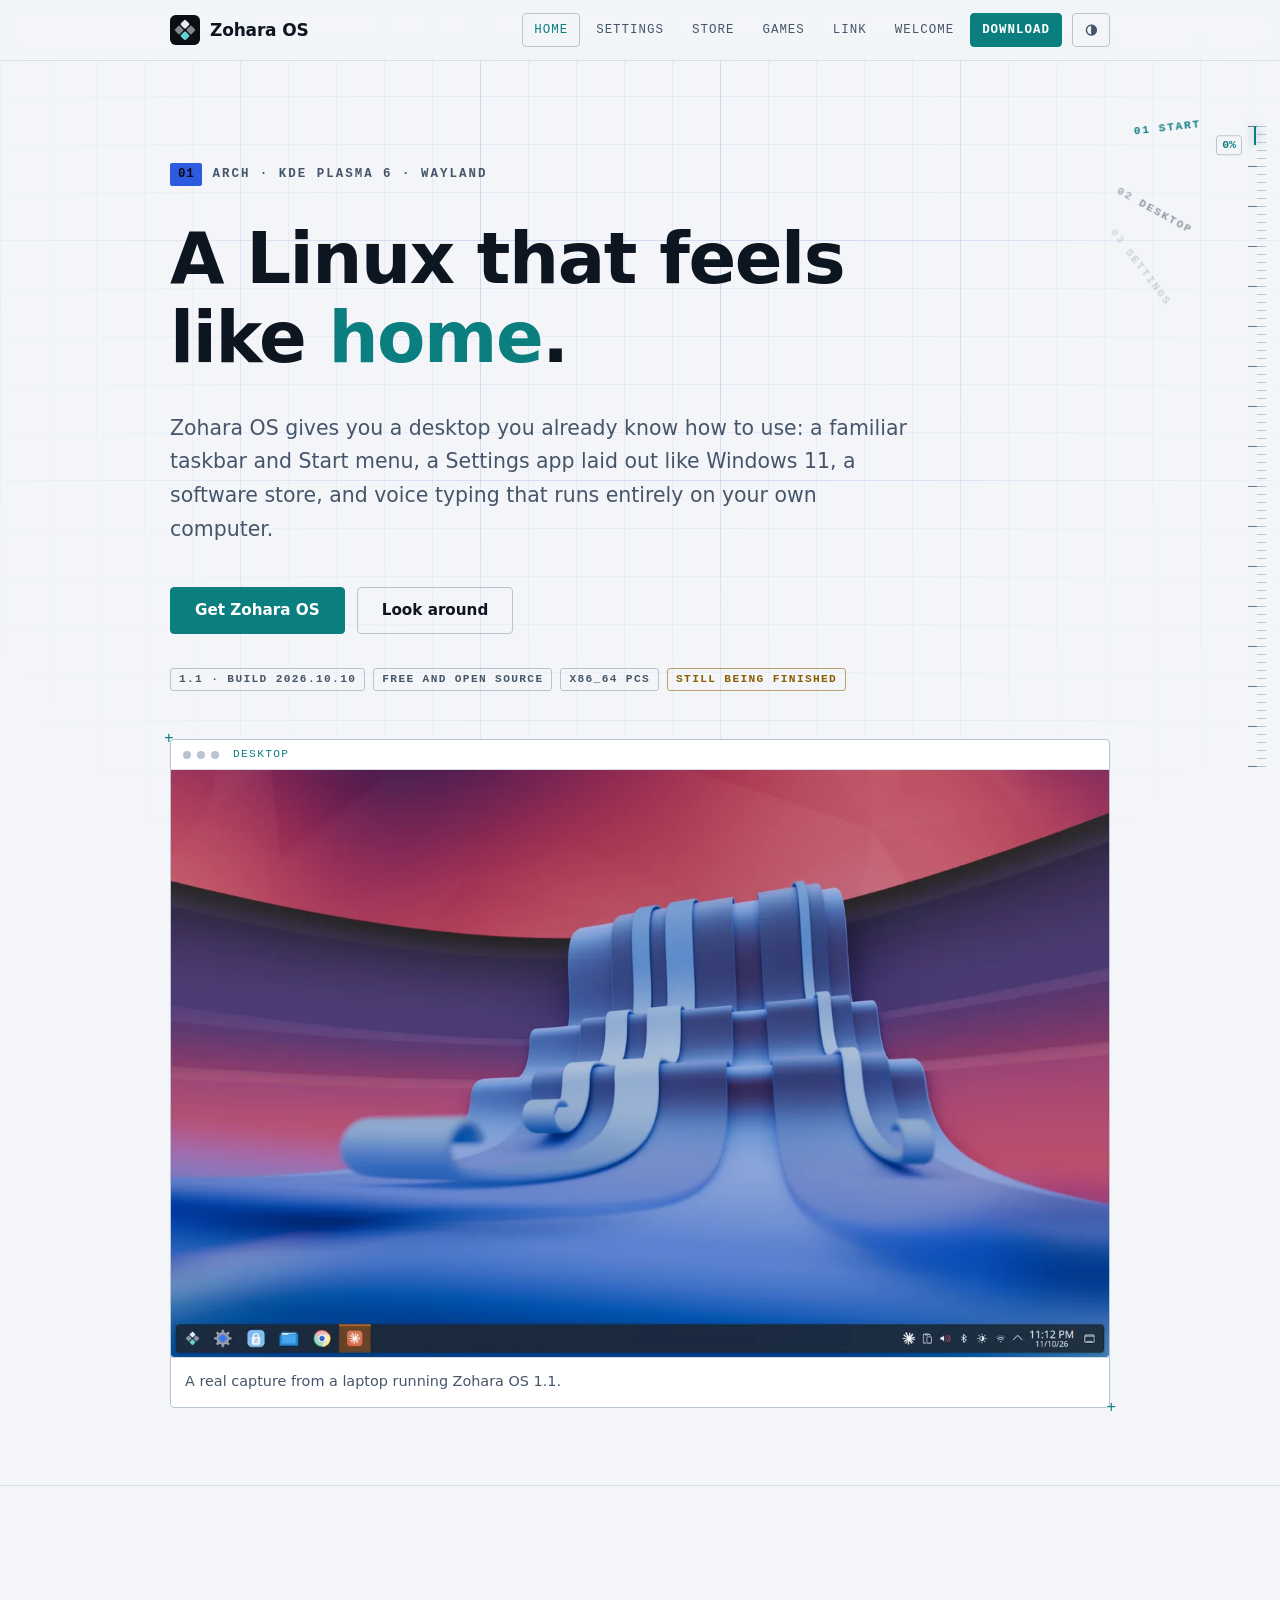
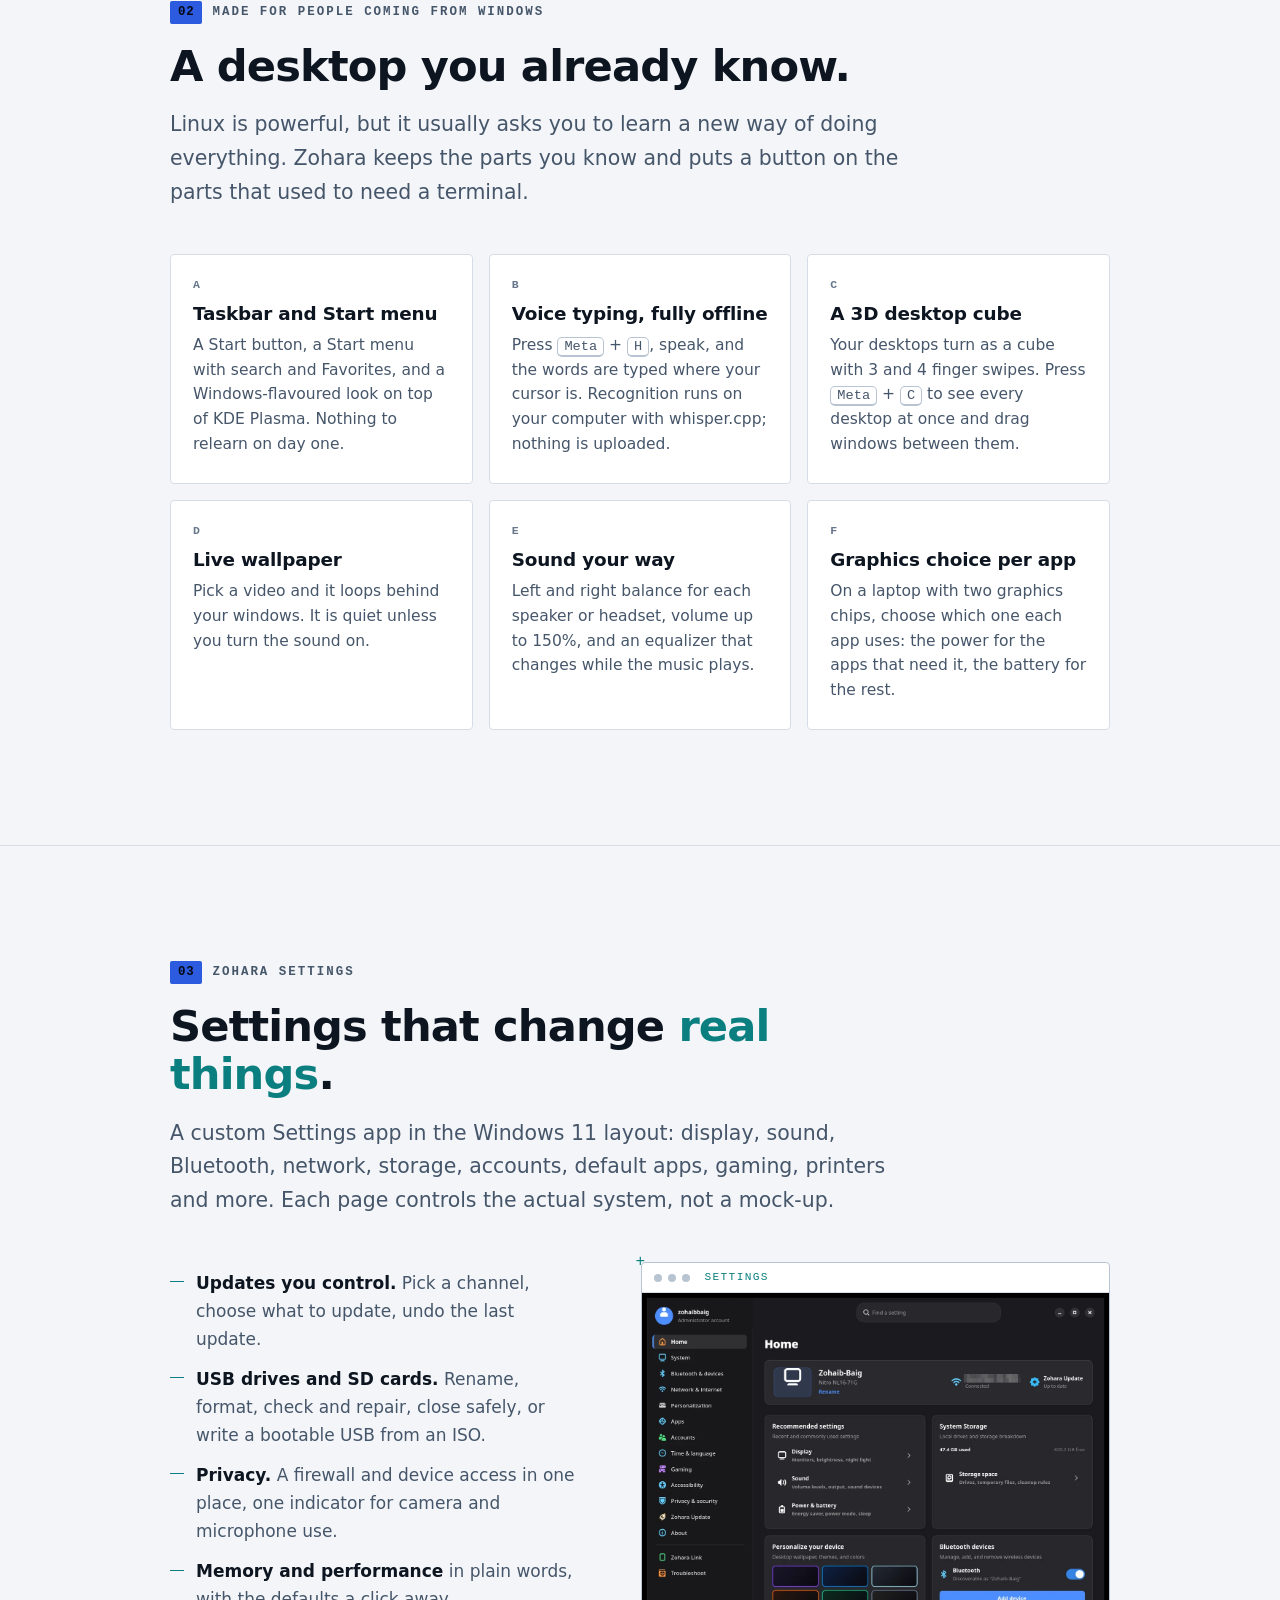
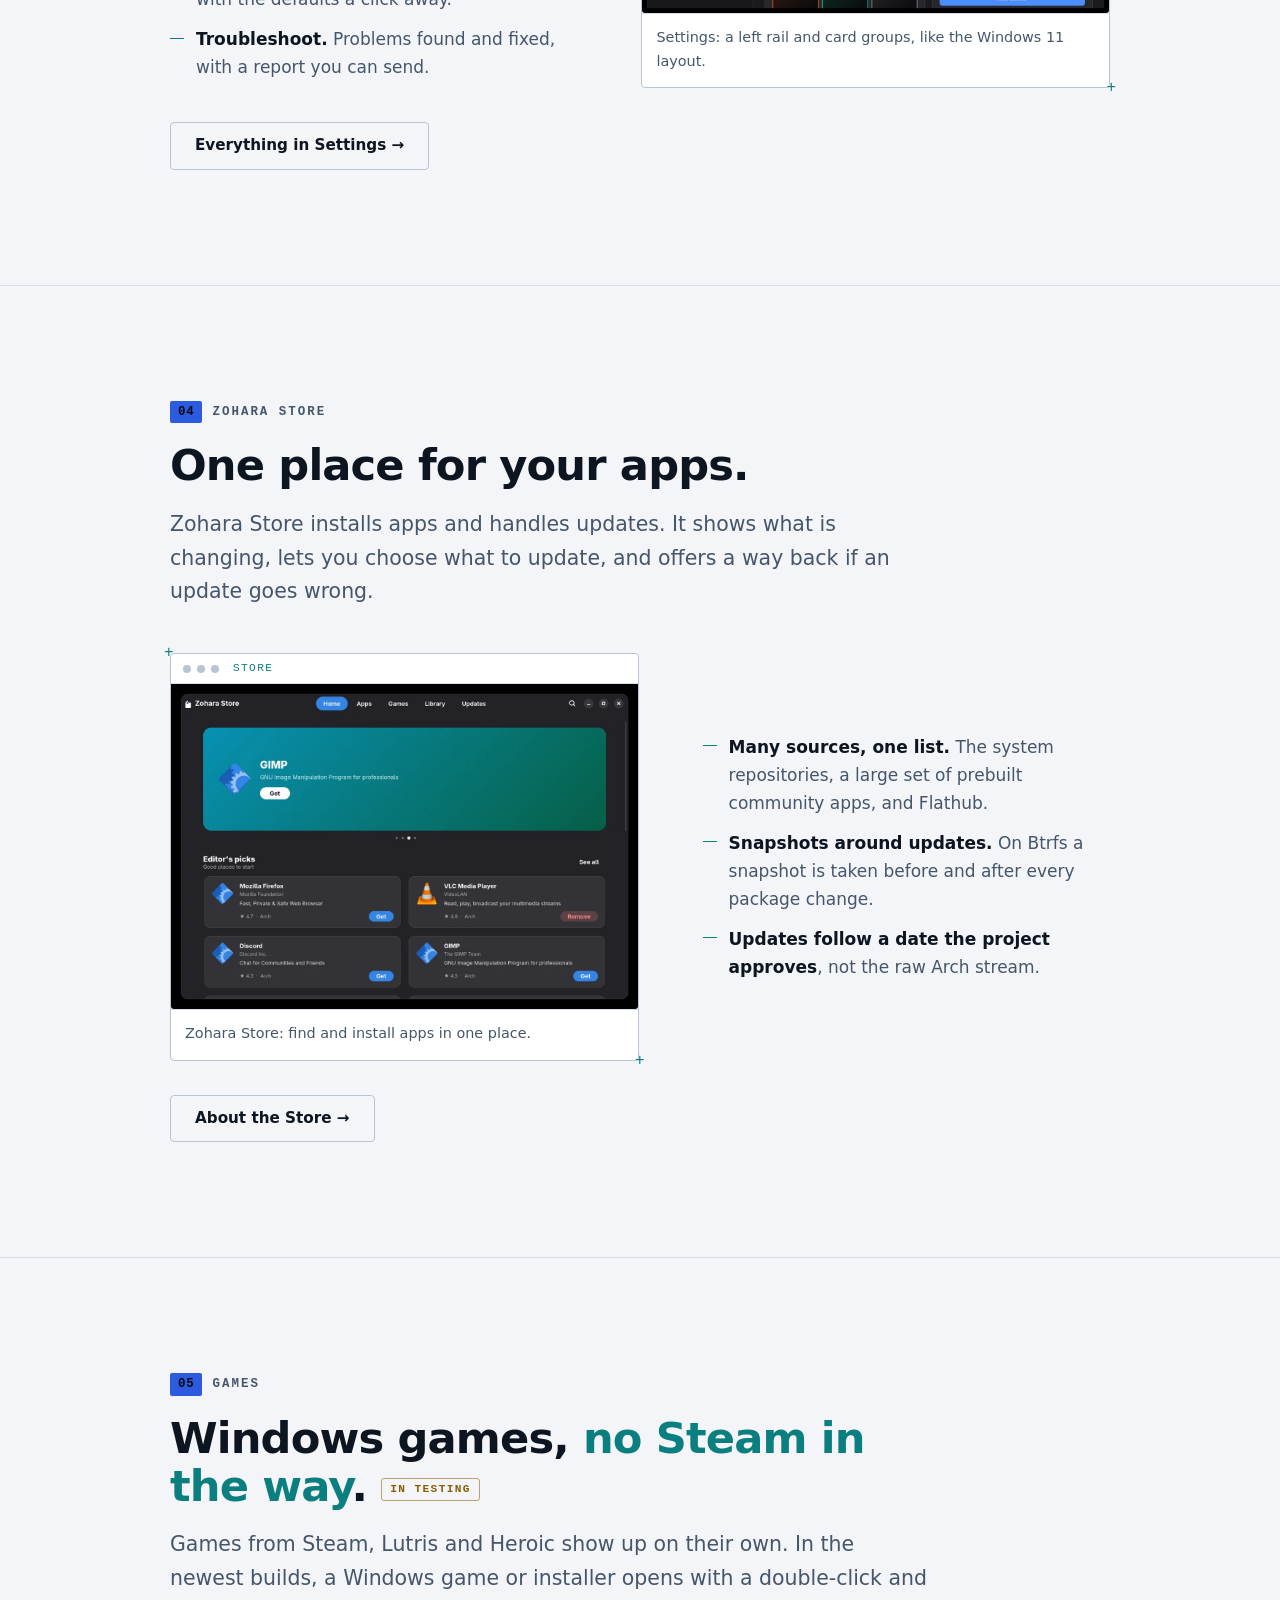
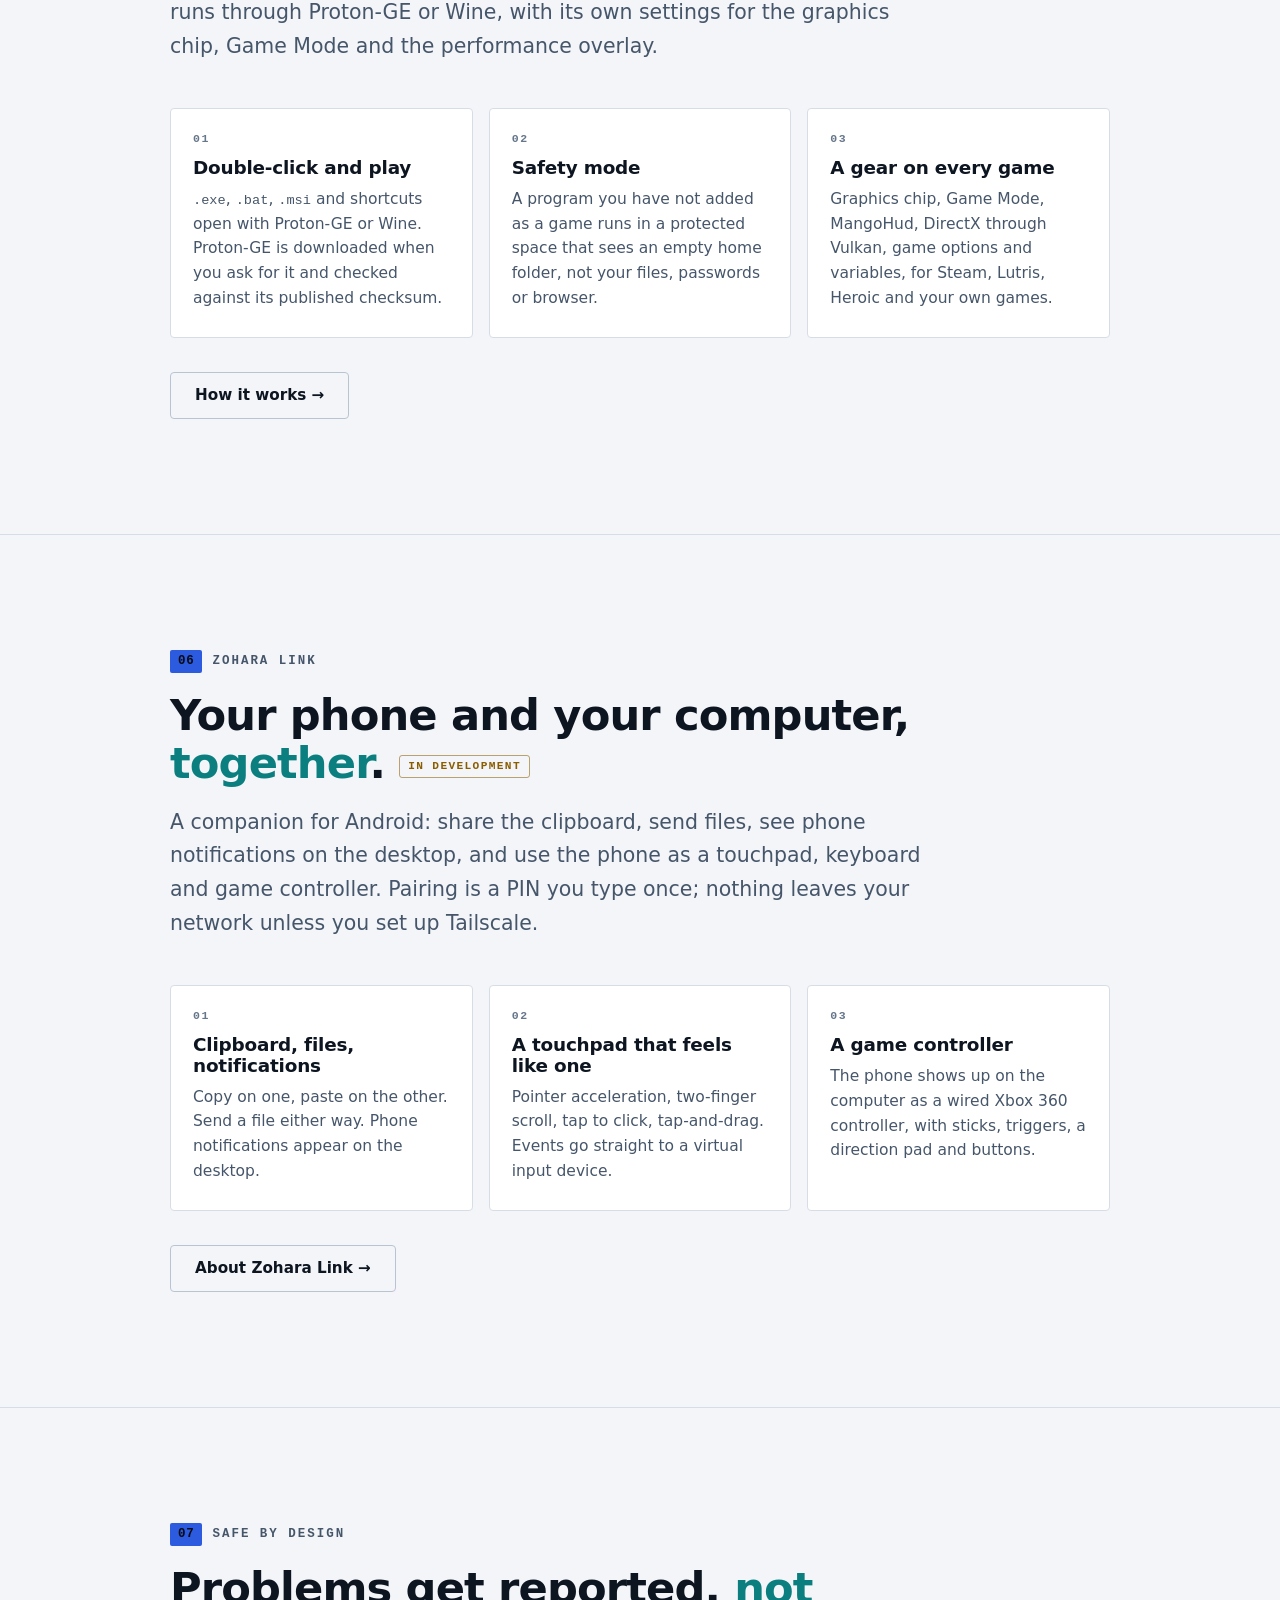
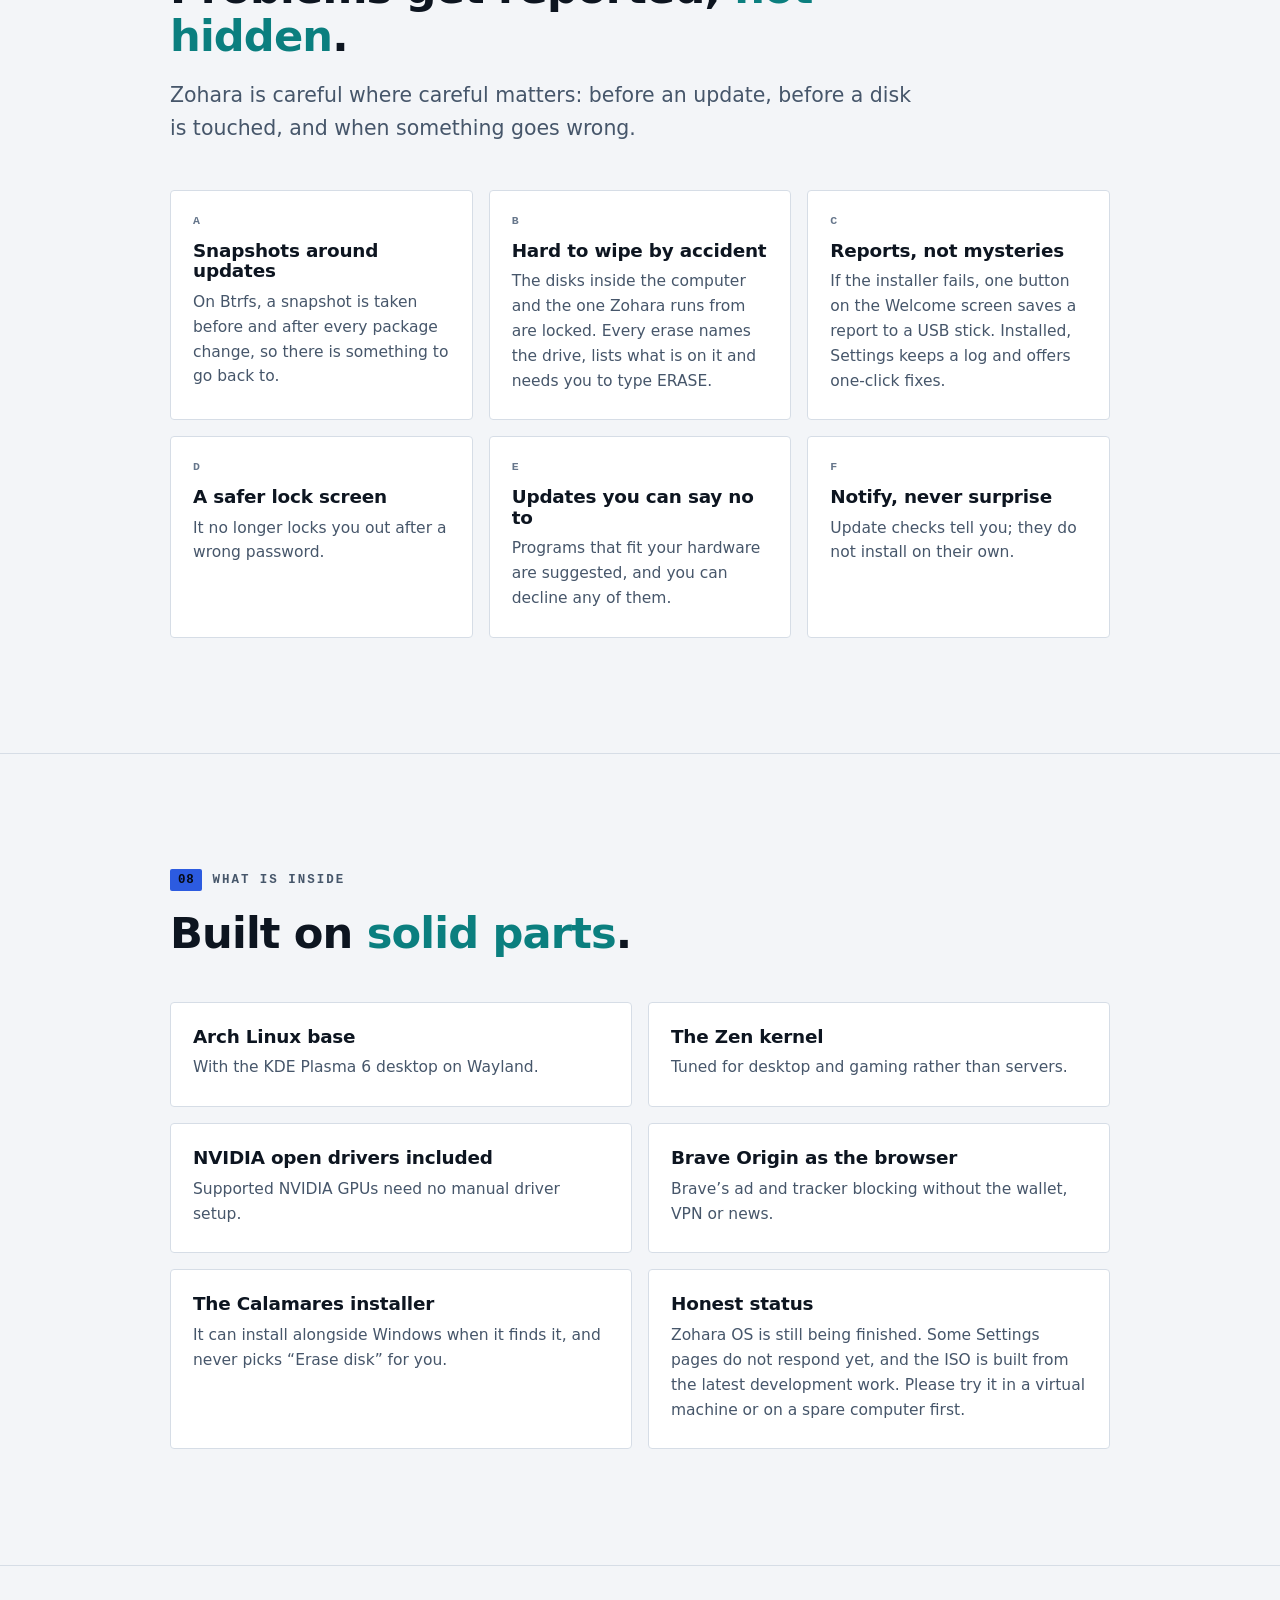
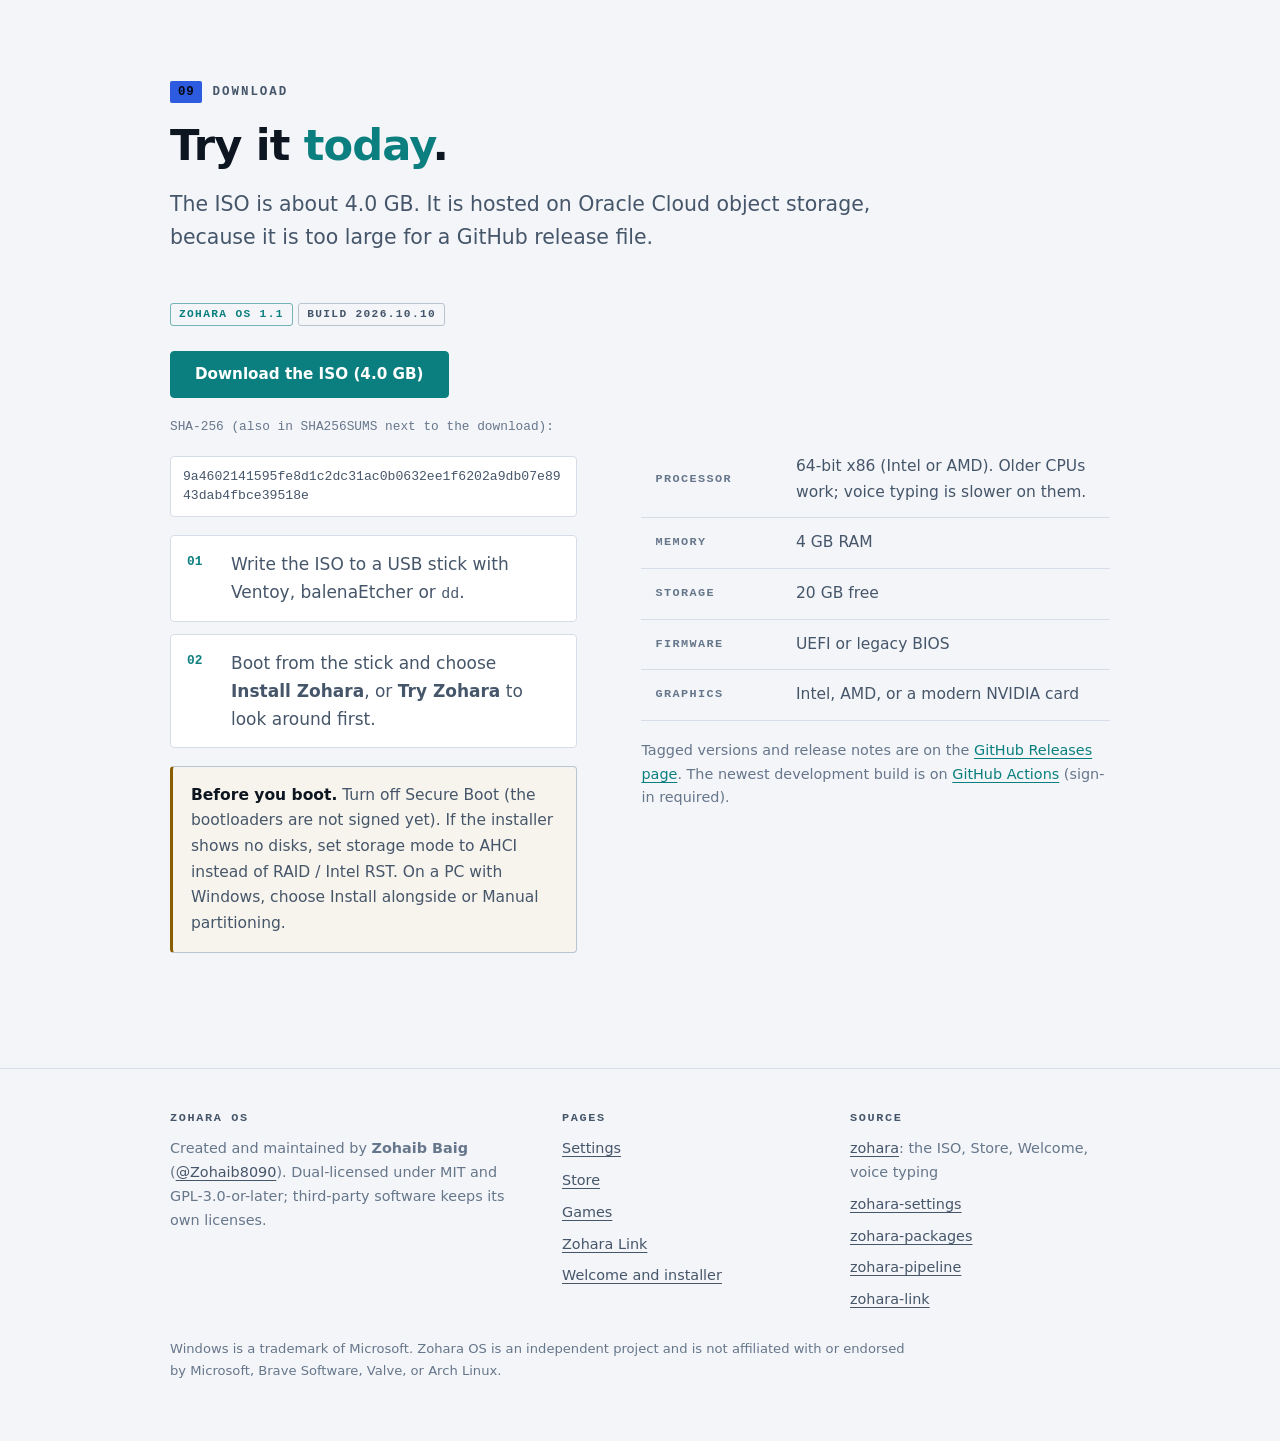
<file: index.html>
<!doctype html>
<html lang="en">
<head>
  <meta charset="utf-8">
  <meta name="viewport" content="width=device-width, initial-scale=1">
  <title>Zohara OS: a Linux that feels like home</title>
  <meta name="description" content="Zohara OS 1.1 is an Arch-based Linux with a desktop Windows users already know: taskbar and Start menu, a 3D desktop cube, Settings and a software store.">
  <meta name="theme-color" content="#080B10">
  <meta name="color-scheme" content="dark light">
  <meta property="og:title" content="Zohara OS: a Linux that feels like home">
  <meta property="og:description" content="Zohara OS 1.1 is an Arch-based Linux with a desktop Windows users already know: taskbar and Start menu, a 3D desktop cube, Settings and a software store.">
  <meta name="robots" content="index, follow, max-image-preview:large">
  <meta property="og:type" content="website">
  <meta property="og:site_name" content="Zohara OS">
  <meta property="og:locale" content="en_US">
  <link rel="canonical" href="https://zohara-website.onrender.com/">
  <meta property="og:url" content="https://zohara-website.onrender.com/">
  <meta property="og:image" content="https://zohara-website.onrender.com/assets/og-image.jpg">
  <meta property="og:image:width" content="1200">
  <meta property="og:image:height" content="630">
  <meta property="og:image:alt" content="Zohara OS: a Linux that feels like home, with its desktop, taskbar and Start menu">
  <meta name="twitter:card" content="summary_large_image">
  <meta name="twitter:title" content="Zohara OS: a Linux that feels like home">
  <meta name="twitter:description" content="Zohara OS 1.1 is an Arch-based Linux with a desktop Windows users already know: taskbar and Start menu, a 3D desktop cube, Settings and a software store.">
  <meta name="twitter:image" content="https://zohara-website.onrender.com/assets/og-image.jpg">
  <link rel="icon" href="assets/logo.svg" type="image/svg+xml">
  <link rel="icon" href="assets/icons/favicon-32.png" type="image/png" sizes="32x32">
  <link rel="icon" href="favicon.ico" sizes="48x48">
  <link rel="apple-touch-icon" href="assets/icons/apple-touch-icon.png">
  <link rel="manifest" href="assets/site.webmanifest">
  <link rel="stylesheet" href="style.css?v=20261112a">
  <script type="application/ld+json">{
  "@context": "https://schema.org",
  "@graph": [
    {
      "@type": "WebSite",
      "@id": "https://zohara-website.onrender.com/#website",
      "url": "https://zohara-website.onrender.com/",
      "name": "Zohara OS",
      "inLanguage": "en",
      "publisher": {
        "@id": "https://zohara-website.onrender.com/#org"
      }
    },
    {
      "@type": "Organization",
      "@id": "https://zohara-website.onrender.com/#org",
      "name": "Zohara OS",
      "url": "https://zohara-website.onrender.com/",
      "logo": "https://zohara-website.onrender.com/assets/icons/icon-512.png",
      "founder": {
        "@type": "Person",
        "name": "Zohaib Baig"
      },
      "sameAs": [
        "https://github.com/Zohaib8090/zohara-website"
      ]
    },
    {
      "@type": "SoftwareApplication",
      "@id": "https://zohara-website.onrender.com/#software",
      "name": "Zohara OS",
      "operatingSystem": "Linux",
      "applicationCategory": "OperatingSystem",
      "softwareVersion": "1.1",
      "url": "https://zohara-website.onrender.com/",
      "downloadUrl": "https://objectstorage.ap-mumbai-1.oraclecloud.com/n/bm27e3oxmp04/b/zohara-os/o/zohara-os-2026.10.10-x86_64.iso",
      "fileSize": "4.0 GB",
      "image": "https://zohara-website.onrender.com/assets/og-image.jpg",
      "inLanguage": "en",
      "description": "An Arch-based Linux distribution with the KDE Plasma desktop, a Windows-style taskbar and Start menu, a Settings app and a software store.",
      "author": {
        "@id": "https://zohara-website.onrender.com/#org"
      },
      "offers": {
        "@type": "Offer",
        "price": "0",
        "priceCurrency": "USD",
        "availability": "https://schema.org/InStock"
      }
    }
  ]
}</script>
</head>
<body id="top">
  <a class="skip" href="#main">Skip to content</a>
  <header class="site-header">
    <div class="wrap bar">
      <a class="brand" href="./" aria-label="Zohara OS, home"><img src="assets/logo.svg" alt="" width="30" height="30">Zohara OS</a>
      <button class="icon-btn menu-btn" id="menu" aria-label="Menu" aria-expanded="false" aria-controls="nav">&#9776;</button>
      <nav class="nav" id="nav" aria-label="Main">
        <a href="index.html" aria-current="page">Home</a>
        <a href="settings.html">Settings</a>
        <a href="store.html">Store</a>
        <a href="games.html">Games</a>
        <a href="link.html">Link</a>
        <a href="welcome.html">Welcome</a>
        <a href="./#download" class="dl">Download</a>
        <button class="icon-btn" id="theme" aria-label="Switch between dark and light" title="Dark / light">&#9681;</button>
      </nav>
    </div>
  </header>
  <main id="main">
  <section class="hero" id="start" data-rail="Start">
    <div class="wrap">
      <span class="hud rv"><i>01</i>Arch &middot; KDE Plasma 6 &middot; Wayland</span>
      <h1 class="rv">A Linux that feels like <em>home</em>.</h1>
      <p class="lead rv">Zohara OS gives you a desktop you already know how to use: a familiar taskbar and Start menu, a Settings app laid out like Windows 11, a software store, and voice typing that runs entirely on your own computer.</p>
      <div class="cta rv"><a class="btn" href="#download">Get Zohara OS</a><a class="btn ghost" href="#desktop">Look around</a></div>
      <div class="chips rv"><span class="tag">1.1 &middot; build 2026.10.10</span><span class="tag">Free and open source</span><span class="tag">x86_64 PCs</span><span class="tag test">Still being finished</span></div>
      <figure class="frame rv">
          <div class="bar2"><span></span><span></span><span></span><em>desktop</em></div>
          <a href="assets/img/desktop.webp"><img src="assets/img/desktop.webp" alt="The Zohara OS desktop with a taskbar, Start button and open windows" width="1280" height="800" loading="lazy"></a>
          <figcaption>A real capture from a laptop running Zohara OS 1.1.</figcaption>
        </figure>
    </div>
  </section>
  <section id="desktop" data-rail="Desktop">
    <div class="wrap">
      <div class="head rv">
        <span class="hud"><i>02</i>Made for people coming from Windows</span>
        <h2>A desktop you already know.</h2>
        <p class="lead">Linux is powerful, but it usually asks you to learn a new way of doing everything. Zohara keeps the parts you know and puts a button on the parts that used to need a terminal.</p>
      </div>
<div class="grid g3"><div class="card rv"><span class="n">A</span><h3>Taskbar and Start menu</h3><p>A Start button, a Start menu with search and Favorites, and a Windows-flavoured look on top of KDE Plasma. Nothing to relearn on day one.</p></div><div class="card rv"><span class="n">B</span><h3>Voice typing, fully offline</h3><p>Press <kbd>Meta</kbd> + <kbd>H</kbd>, speak, and the words are typed where your cursor is. Recognition runs on your computer with whisper.cpp; nothing is uploaded.</p></div><div class="card rv"><span class="n">C</span><h3>A 3D desktop cube</h3><p>Your desktops turn as a cube with 3 and 4 finger swipes. Press <kbd>Meta</kbd> + <kbd>C</kbd> to see every desktop at once and drag windows between them.</p></div><div class="card rv"><span class="n">D</span><h3>Live wallpaper</h3><p>Pick a video and it loops behind your windows. It is quiet unless you turn the sound on.</p></div><div class="card rv"><span class="n">E</span><h3>Sound your way</h3><p>Left and right balance for each speaker or headset, volume up to 150%, and an equalizer that changes while the music plays.</p></div><div class="card rv"><span class="n">F</span><h3>Graphics choice per app</h3><p>On a laptop with two graphics chips, choose which one each app uses: the power for the apps that need it, the battery for the rest.</p></div></div>
    </div>
  </section>
  <section id="settings" data-rail="Settings">
    <div class="wrap">
      <div class="head rv">
        <span class="hud"><i>03</i>Zohara Settings</span>
        <h2>Settings that change <em>real things</em>.</h2>
        <p class="lead">A custom Settings app in the Windows 11 layout: display, sound, Bluetooth, network, storage, accounts, default apps, gaming, printers and more. Each page controls the actual system, not a mock-up.</p>
      </div>
<div class="split"><ul class="ticks rv"><li><b>Updates you control.</b> Pick a channel, choose what to update, undo the last update.</li><li><b>USB drives and SD cards.</b> Rename, format, check and repair, close safely, or write a bootable USB from an ISO.</li><li><b>Privacy.</b> A firewall and device access in one place, one indicator for camera and microphone use.</li><li><b>Memory and performance</b> in plain words, with the defaults a click away.</li><li><b>Troubleshoot.</b> Problems found and fixed, with a report you can send.</li></ul><figure class="frame rv">
          <div class="bar2"><span></span><span></span><span></span><em>settings</em></div>
          <a href="assets/img/settings-home.webp"><img src="assets/img/settings-home.webp" alt="The Zohara Settings home page with a left rail and card groups" width="1280" height="877" loading="lazy"></a>
          <figcaption>Settings: a left rail and card groups, like the Windows 11 layout.</figcaption>
        </figure></div><div class="cta rv" style="margin-top:34px"><a class="btn ghost" href="settings.html">Everything in Settings &rarr;</a></div>
    </div>
  </section>
  <section id="store" data-rail="Store">
    <div class="wrap">
      <div class="head rv">
        <span class="hud"><i>04</i>Zohara Store</span>
        <h2>One place for your apps.</h2>
        <p class="lead">Zohara Store installs apps and handles updates. It shows what is changing, lets you choose what to update, and offers a way back if an update goes wrong.</p>
      </div>
<div class="split flip"><ul class="ticks rv"><li><b>Many sources, one list.</b> The system repositories, a large set of prebuilt community apps, and Flathub.</li><li><b>Snapshots around updates.</b> On Btrfs a snapshot is taken before and after every package change.</li><li><b>Updates follow a date the project approves</b>, not the raw Arch stream.</li></ul><figure class="frame rv">
          <div class="bar2"><span></span><span></span><span></span><em>store</em></div>
          <a href="assets/img/store.webp"><img src="assets/img/store.webp" alt="Zohara Store showing apps to install" width="1280" height="890" loading="lazy"></a>
          <figcaption>Zohara Store: find and install apps in one place.</figcaption>
        </figure></div><div class="cta rv" style="margin-top:34px"><a class="btn ghost" href="store.html">About the Store &rarr;</a></div>
    </div>
  </section>
  <section id="games" data-rail="Games">
    <div class="wrap">
      <div class="head rv">
        <span class="hud"><i>05</i>Games</span>
        <h2>Windows games, <em>no Steam in the way</em>. <span class="tag test">In testing</span></h2>
        <p class="lead">Games from Steam, Lutris and Heroic show up on their own. In the newest builds, a Windows game or installer opens with a double-click and runs through Proton-GE or Wine, with its own settings for the graphics chip, Game Mode and the performance overlay.</p>
      </div>
<div class="grid g3"><div class="card rv"><span class="n">01</span><h3>Double-click and play</h3><p><code>.exe</code>, <code>.bat</code>, <code>.msi</code> and shortcuts open with Proton-GE or Wine. Proton-GE is downloaded when you ask for it and checked against its published checksum.</p></div><div class="card rv"><span class="n">02</span><h3>Safety mode</h3><p>A program you have not added as a game runs in a protected space that sees an empty home folder, not your files, passwords or browser.</p></div><div class="card rv"><span class="n">03</span><h3>A gear on every game</h3><p>Graphics chip, Game Mode, MangoHud, DirectX through Vulkan, game options and variables, for Steam, Lutris, Heroic and your own games.</p></div></div><div class="cta rv" style="margin-top:34px"><a class="btn ghost" href="games.html">How it works &rarr;</a></div>
    </div>
  </section>
  <section id="link" data-rail="Link">
    <div class="wrap">
      <div class="head rv">
        <span class="hud"><i>06</i>Zohara Link</span>
        <h2>Your phone and your computer, <em>together</em>. <span class="tag test">In development</span></h2>
        <p class="lead">A companion for Android: share the clipboard, send files, see phone notifications on the desktop, and use the phone as a touchpad, keyboard and game controller. Pairing is a PIN you type once; nothing leaves your network unless you set up Tailscale.</p>
      </div>
<div class="grid g3"><div class="card rv"><span class="n">01</span><h3>Clipboard, files, notifications</h3><p>Copy on one, paste on the other. Send a file either way. Phone notifications appear on the desktop.</p></div><div class="card rv"><span class="n">02</span><h3>A touchpad that feels like one</h3><p>Pointer acceleration, two-finger scroll, tap to click, tap-and-drag. Events go straight to a virtual input device.</p></div><div class="card rv"><span class="n">03</span><h3>A game controller</h3><p>The phone shows up on the computer as a wired Xbox 360 controller, with sticks, triggers, a direction pad and buttons.</p></div></div><div class="cta rv" style="margin-top:34px"><a class="btn ghost" href="link.html">About Zohara Link &rarr;</a></div>
    </div>
  </section>
  <section id="safe" data-rail="Safe">
    <div class="wrap">
      <div class="head rv">
        <span class="hud"><i>07</i>Safe by design</span>
        <h2>Problems get reported, <em>not hidden</em>.</h2>
        <p class="lead">Zohara is careful where careful matters: before an update, before a disk is touched, and when something goes wrong.</p>
      </div>
<div class="grid g3"><div class="card rv"><span class="n">A</span><h3>Snapshots around updates</h3><p>On Btrfs, a snapshot is taken before and after every package change, so there is something to go back to.</p></div><div class="card rv"><span class="n">B</span><h3>Hard to wipe by accident</h3><p>The disks inside the computer and the one Zohara runs from are locked. Every erase names the drive, lists what is on it and needs you to type ERASE.</p></div><div class="card rv"><span class="n">C</span><h3>Reports, not mysteries</h3><p>If the installer fails, one button on the Welcome screen saves a report to a USB stick. Installed, Settings keeps a log and offers one-click fixes.</p></div><div class="card rv"><span class="n">D</span><h3>A safer lock screen</h3><p>It no longer locks you out after a wrong password.</p></div><div class="card rv"><span class="n">E</span><h3>Updates you can say no to</h3><p>Programs that fit your hardware are suggested, and you can decline any of them.</p></div><div class="card rv"><span class="n">F</span><h3>Notify, never surprise</h3><p>Update checks tell you; they do not install on their own.</p></div></div>
    </div>
  </section>
  <section id="inside" data-rail="Inside">
    <div class="wrap">
      <div class="head rv">
        <span class="hud"><i>08</i>What is inside</span>
        <h2>Built on <em>solid parts</em>.</h2>
      </div>
<div class="grid g2"><div class="card rv"><h3>Arch Linux base</h3><p>With the KDE Plasma 6 desktop on Wayland.</p></div><div class="card rv"><h3>The Zen kernel</h3><p>Tuned for desktop and gaming rather than servers.</p></div><div class="card rv"><h3>NVIDIA open drivers included</h3><p>Supported NVIDIA GPUs need no manual driver setup.</p></div><div class="card rv"><h3>Brave Origin as the browser</h3><p>Brave&rsquo;s ad and tracker blocking without the wallet, VPN or news.</p></div><div class="card rv"><h3>The Calamares installer</h3><p>It can install alongside Windows when it finds it, and never picks &ldquo;Erase disk&rdquo; for you.</p></div><div class="card rv"><h3>Honest status</h3><p>Zohara OS is still being finished. Some Settings pages do not respond yet, and the ISO is built from the latest development work. Please try it in a virtual machine or on a spare computer first.</p></div></div>
    </div>
  </section>
  <section id="download" data-rail="Download">
    <div class="wrap">
      <div class="head rv">
        <span class="hud"><i>09</i>Download</span>
        <h2>Try it <em>today</em>.</h2>
        <p class="lead">The ISO is about 4.0 GB. It is hosted on Oracle Cloud object storage, because it is too large for a GitHub release file.</p>
      </div>
<div class="split">
        <div class="rv" style="display:grid;gap:18px">
          <p><span class="tag new">Zohara OS 1.1</span> <span class="tag">build 2026.10.10</span></p>
          <p class="cta"><a class="btn" href="https://objectstorage.ap-mumbai-1.oraclecloud.com/n/bm27e3oxmp04/b/zohara-os/o/zohara-os-2026.10.10-x86_64.iso">Download the ISO (4.0&nbsp;GB)</a></p>
          <p class="mono" style="font-size:.8rem;color:var(--faint)">SHA-256 (also in SHA256SUMS next to the download):</p>
          <div class="hash">9a4602141595fe8d1c2dc31ac0b0632ee1f6202a9db07e8943dab4fbce39518e</div>
          <ol class="steps">
            <li>Write the ISO to a USB stick with Ventoy, balenaEtcher or <code>dd</code>.</li>
            <li>Boot from the stick and choose <b>Install Zohara</b>, or <b>Try Zohara</b> to look around first.</li>
          </ol>
          <p class="note"><b>Before you boot.</b> Turn off Secure Boot (the bootloaders are not signed yet). If the installer shows no disks, set storage mode to AHCI instead of RAID / Intel RST. On a PC with Windows, choose Install alongside or Manual partitioning.</p>
        </div>
        <div class="rv">
          <table>
            <tr><th>Processor</th><td>64-bit x86 (Intel or AMD). Older CPUs work; voice typing is slower on them.</td></tr>
            <tr><th>Memory</th><td>4 GB RAM</td></tr>
            <tr><th>Storage</th><td>20 GB free</td></tr>
            <tr><th>Firmware</th><td>UEFI or legacy BIOS</td></tr>
            <tr><th>Graphics</th><td>Intel, AMD, or a modern NVIDIA card</td></tr>
          </table>
          <p style="margin-top:18px;color:var(--faint);font-size:.9rem">Tagged versions and release notes are on the <a href="https://github.com/Zohaib8090/zohara/releases">GitHub Releases page</a>. The newest development build is on <a href="https://github.com/Zohaib8090/zohara/actions">GitHub Actions</a> (sign-in required).</p>
        </div>
      </div>
    </div>
  </section>
  </main>
  <footer class="site-footer">
    <div class="wrap">
      <div class="cols">
        <div>
          <p class="fh" role="heading" aria-level="2">Zohara OS</p>
          <p>Created and maintained by <strong>Zohaib Baig</strong> (<a href="https://github.com/Zohaib8090">@Zohaib8090</a>). Dual-licensed under MIT and GPL-3.0-or-later; third-party software keeps its own licenses.</p>
        </div>
        <div>
          <p class="fh" role="heading" aria-level="2">Pages</p>
          <ul>
            <li><a href="settings.html">Settings</a></li>
            <li><a href="store.html">Store</a></li>
            <li><a href="games.html">Games</a></li>
            <li><a href="link.html">Zohara Link</a></li>
            <li><a href="welcome.html">Welcome and installer</a></li>
          </ul>
        </div>
        <div>
          <p class="fh" role="heading" aria-level="2">Source</p>
          <ul>
            <li><a href="https://github.com/Zohaib8090/zohara">zohara</a>: the ISO, Store, Welcome, voice typing</li>
            <li><a href="https://github.com/Zohaib8090/zohara-settings">zohara-settings</a></li>
            <li><a href="https://github.com/Zohaib8090/zohara-packages">zohara-packages</a></li>
            <li><a href="https://github.com/Zohaib8090/zohara-pipeline">zohara-pipeline</a></li>
            <li><a href="https://github.com/Zohaib8090/zohara-link">zohara-link</a></li>
          </ul>
        </div>
      </div>
      <p class="legal">Windows is a trademark of Microsoft. Zohara OS is an independent project and is not affiliated with or endorsed by Microsoft, Brave Software, Valve, or Arch Linux.</p>
    </div>
  </footer>
  <script src="site.js?v=20261112a"></script>
</body>
</html>
</file>
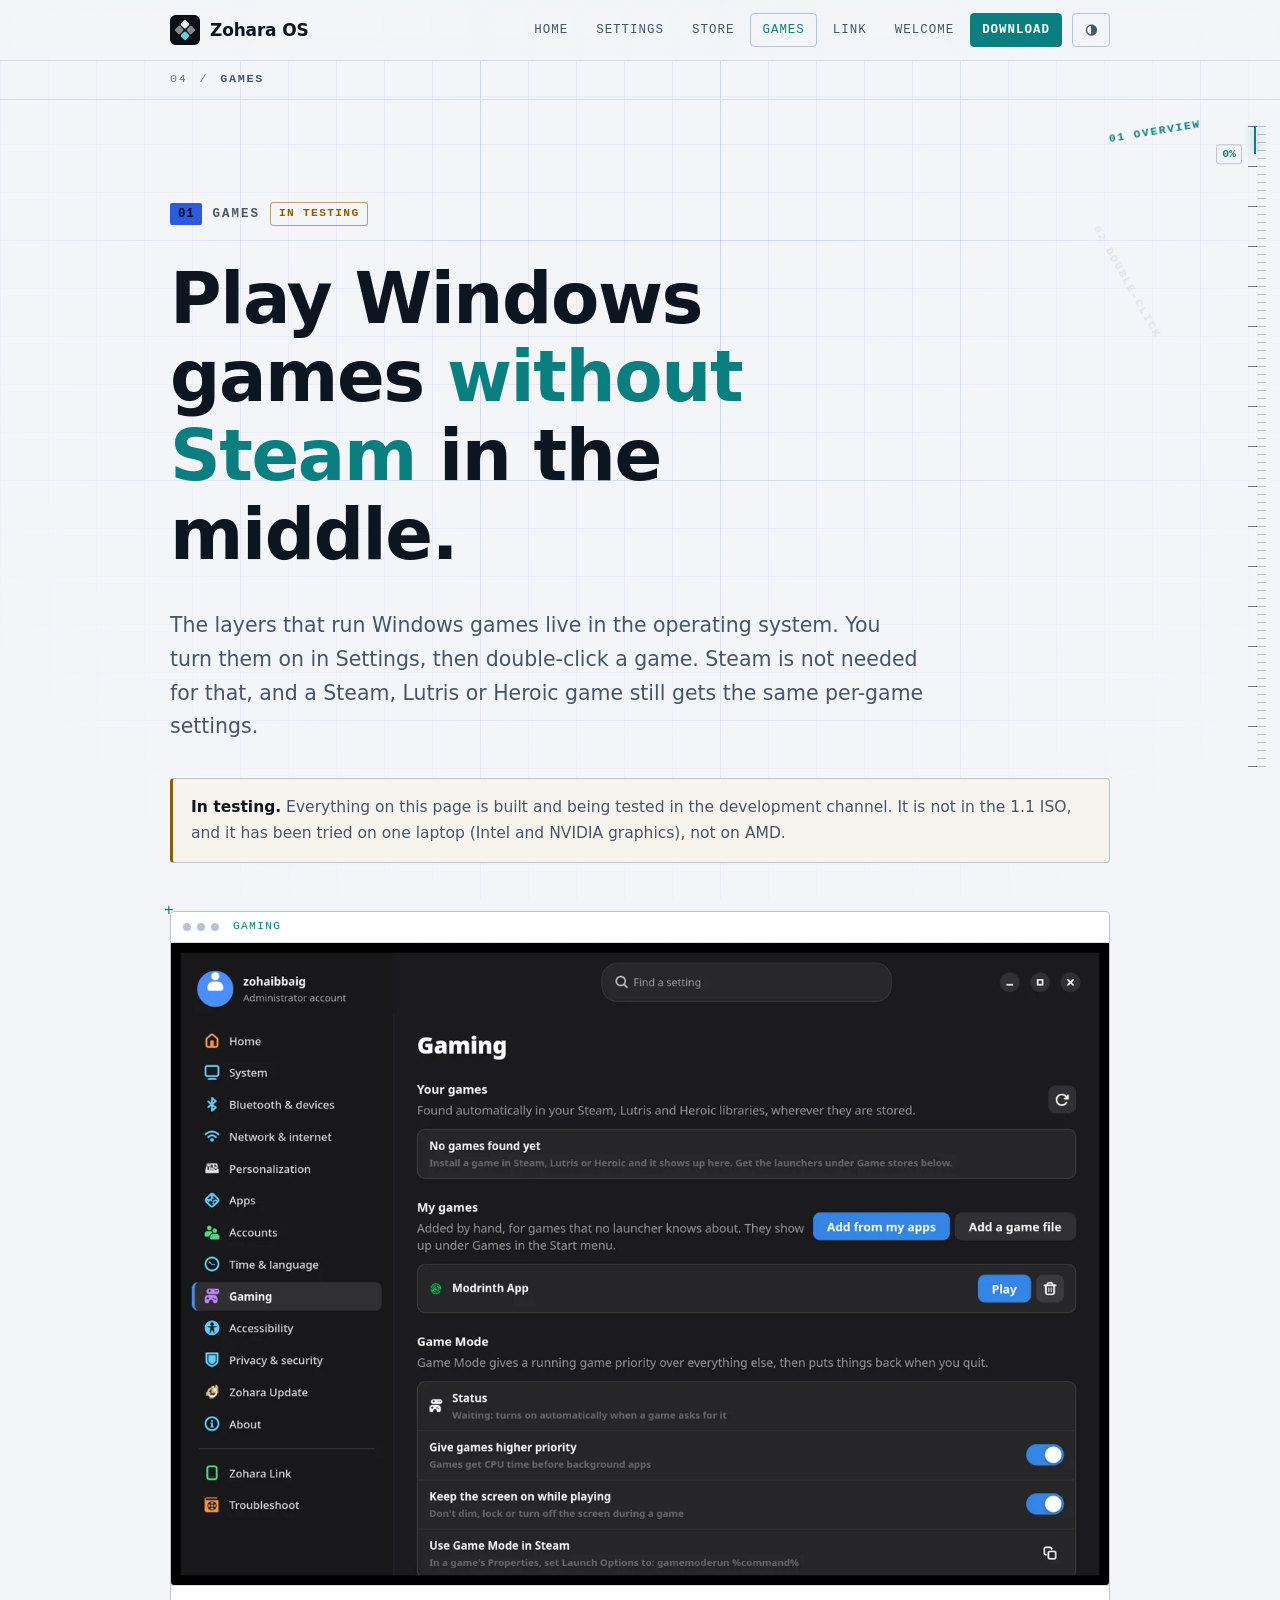
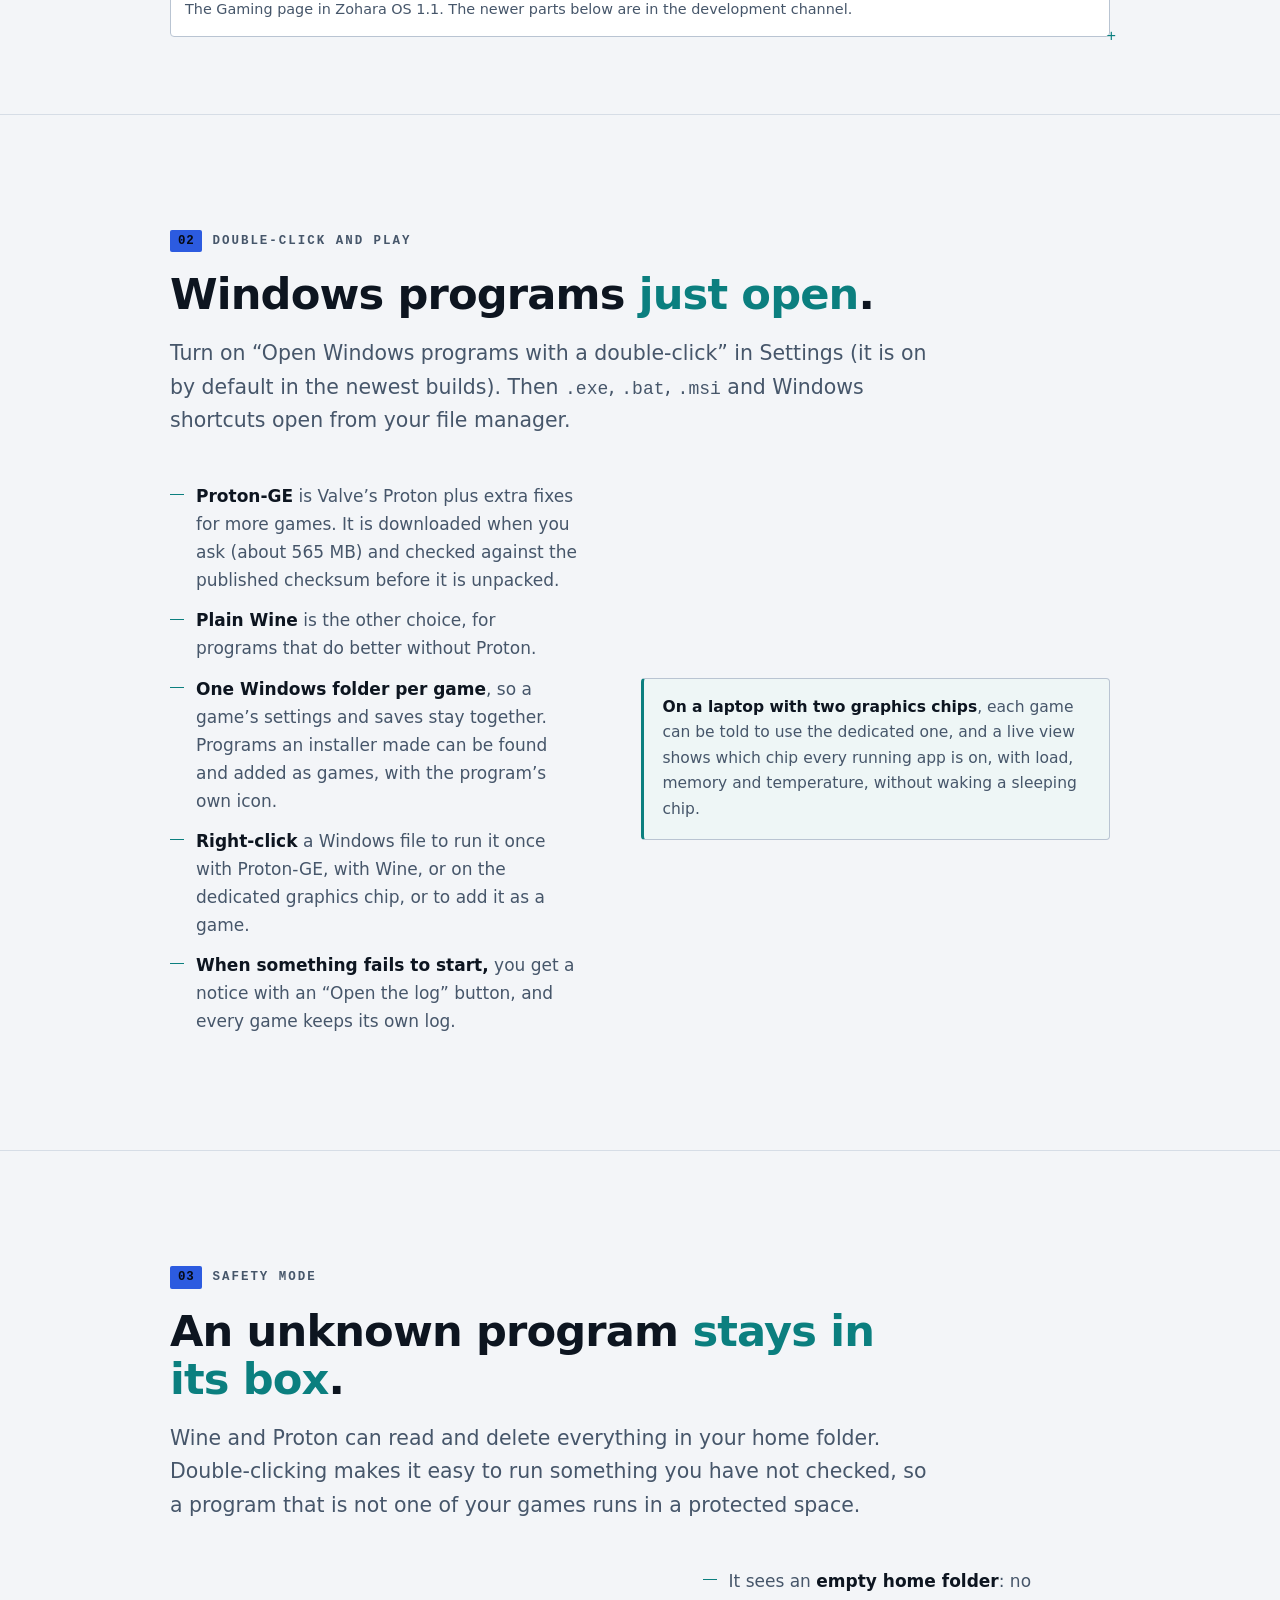
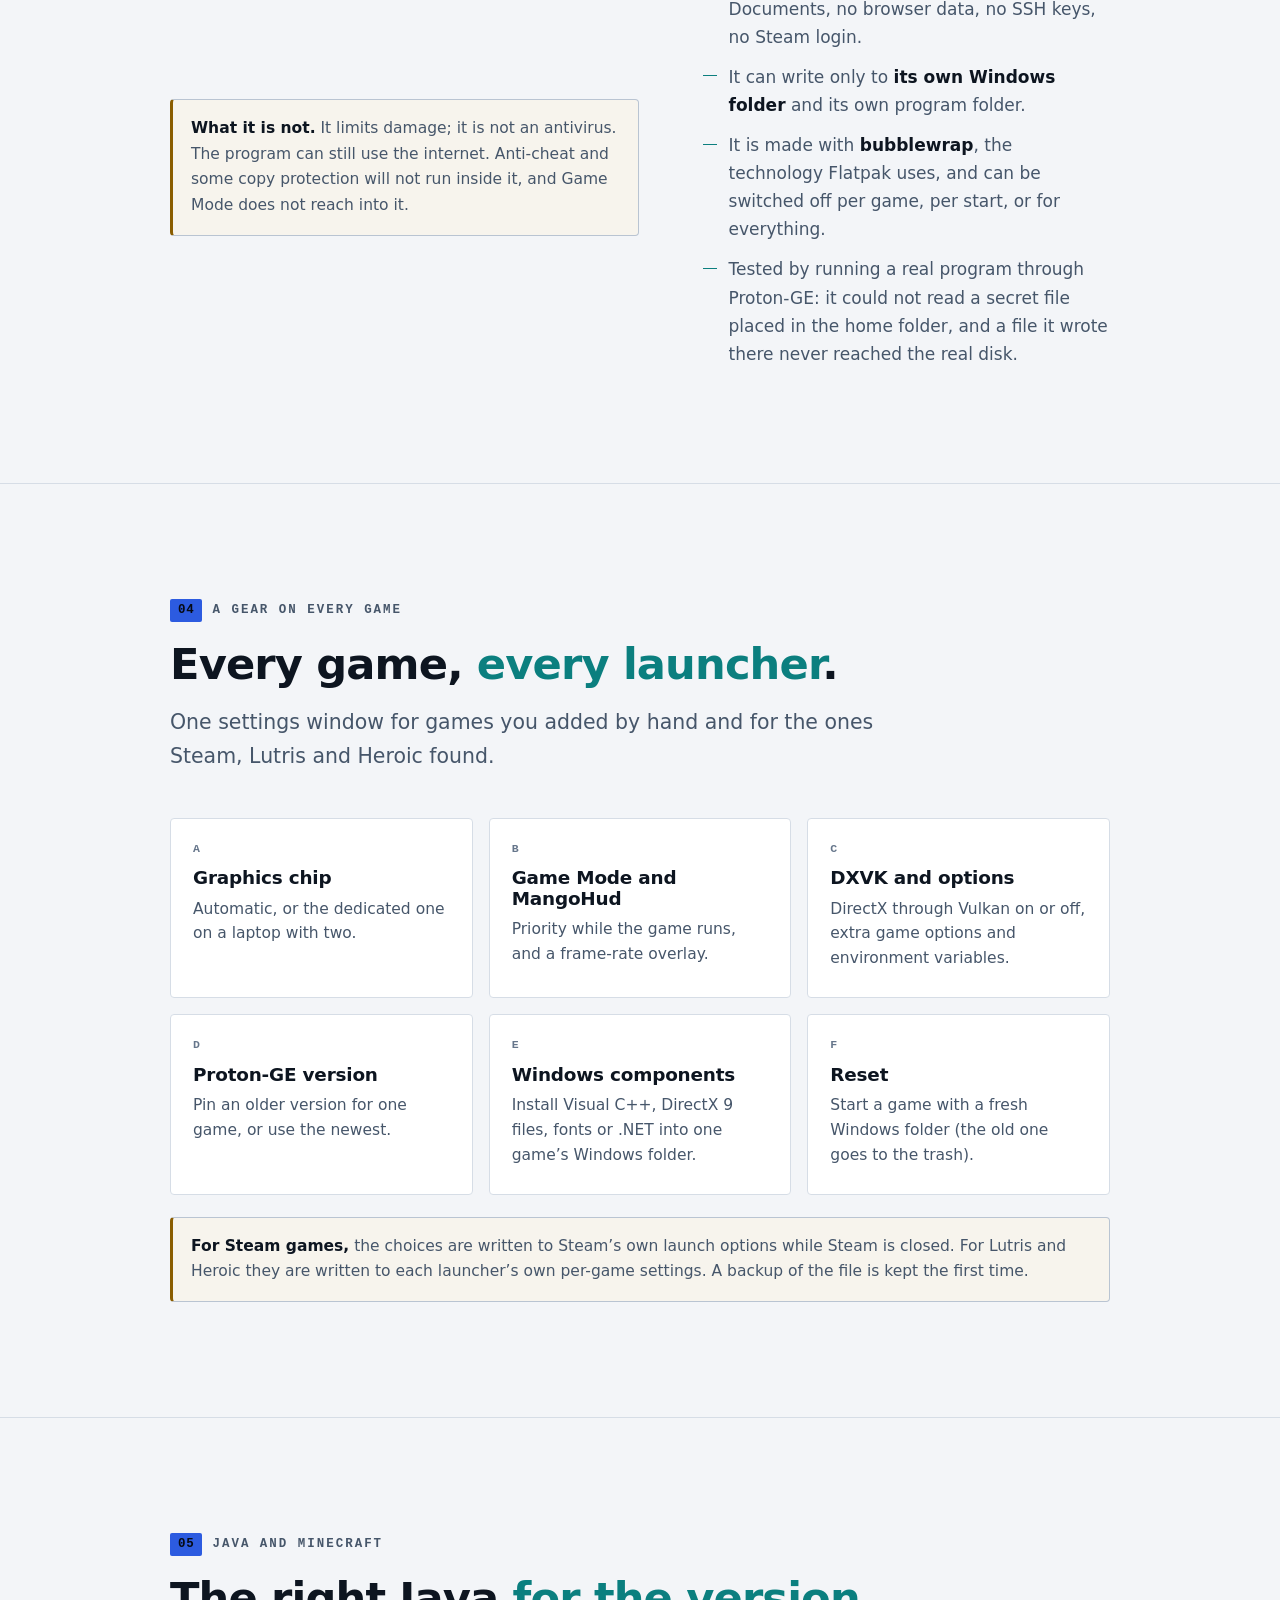
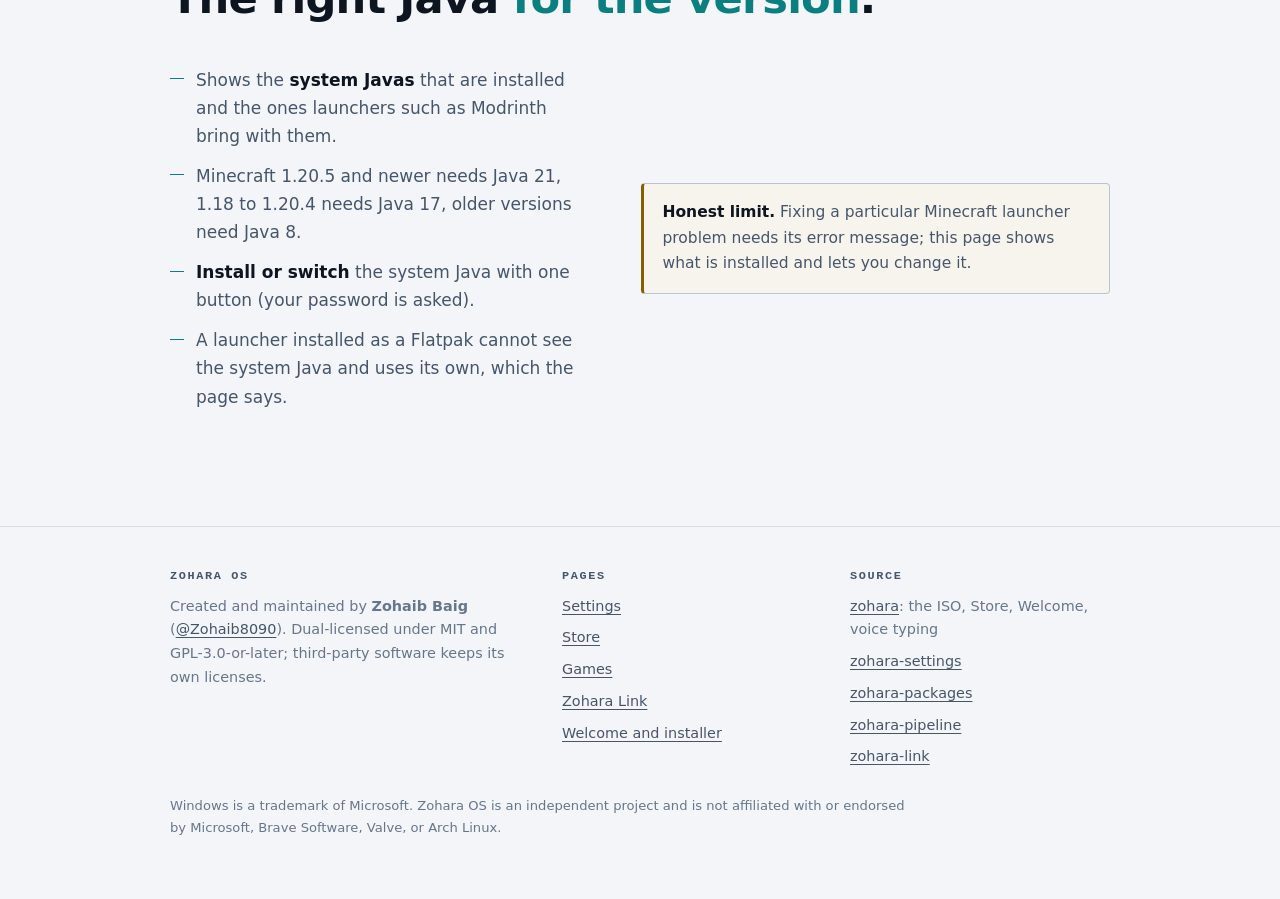
<file: games.html>
<!doctype html>
<html lang="en">
<head>
  <meta charset="utf-8">
  <meta name="viewport" content="width=device-width, initial-scale=1">
  <title>Zohara Games: Windows games with no Steam in the way</title>
  <meta name="description" content="Windows programs and games open with a double-click through Proton-GE or Wine, with settings for every game, on Zohara OS. In testing.">
  <meta name="theme-color" content="#080B10">
  <meta name="color-scheme" content="dark light">
  <meta property="og:title" content="Zohara Games: Windows games with no Steam in the way">
  <meta property="og:description" content="Windows programs and games open with a double-click through Proton-GE or Wine, with settings for every game, on Zohara OS. In testing.">
  <meta name="robots" content="index, follow, max-image-preview:large">
  <meta property="og:type" content="website">
  <meta property="og:site_name" content="Zohara OS">
  <meta property="og:locale" content="en_US">
  <link rel="canonical" href="https://zohara-website.onrender.com/games.html">
  <meta property="og:url" content="https://zohara-website.onrender.com/games.html">
  <meta property="og:image" content="https://zohara-website.onrender.com/assets/img/settings-gaming.webp">
  <meta property="og:image:width" content="1200">
  <meta property="og:image:height" content="630">
  <meta property="og:image:alt" content="Zohara OS: a Linux that feels like home, with its desktop, taskbar and Start menu">
  <meta name="twitter:card" content="summary_large_image">
  <meta name="twitter:title" content="Zohara Games: Windows games with no Steam in the way">
  <meta name="twitter:description" content="Windows programs and games open with a double-click through Proton-GE or Wine, with settings for every game, on Zohara OS. In testing.">
  <meta name="twitter:image" content="https://zohara-website.onrender.com/assets/img/settings-gaming.webp">
  <link rel="icon" href="assets/logo.svg" type="image/svg+xml">
  <link rel="icon" href="assets/icons/favicon-32.png" type="image/png" sizes="32x32">
  <link rel="icon" href="favicon.ico" sizes="48x48">
  <link rel="apple-touch-icon" href="assets/icons/apple-touch-icon.png">
  <link rel="manifest" href="assets/site.webmanifest">
  <link rel="stylesheet" href="style.css?v=20261112a">
</head>
<body id="top">
  <a class="skip" href="#main">Skip to content</a>
  <header class="site-header">
    <div class="wrap bar">
      <a class="brand" href="./" aria-label="Zohara OS, home"><img src="assets/logo.svg" alt="" width="30" height="30">Zohara OS</a>
      <button class="icon-btn menu-btn" id="menu" aria-label="Menu" aria-expanded="false" aria-controls="nav">&#9776;</button>
      <nav class="nav" id="nav" aria-label="Main">
        <a href="index.html">Home</a>
        <a href="settings.html">Settings</a>
        <a href="store.html">Store</a>
        <a href="games.html" aria-current="page">Games</a>
        <a href="link.html">Link</a>
        <a href="welcome.html">Welcome</a>
        <a href="./#download" class="dl">Download</a>
        <button class="icon-btn" id="theme" aria-label="Switch between dark and light" title="Dark / light">&#9681;</button>
      </nav>
    </div>
  </header>
  <div class="crumb"><div class="wrap"><span>04</span><span>/</span><b>Games</b></div></div>
  <main id="main">
  <section class="hero" id="overview" data-rail="Overview"><div class="wrap">
      <span class="hud rv"><i>01</i>Games <span class="tag test">In testing</span></span>
      <h1 class="rv">Play Windows games <em>without Steam</em> in the middle.</h1>
      <p class="lead rv">The layers that run Windows games live in the operating system. You turn them on in Settings, then double-click a game. Steam is not needed for that, and a Steam, Lutris or Heroic game still gets the same per-game settings.</p>
      <p class="note rv"><b>In testing.</b> Everything on this page is built and being tested in the development channel. It is not in the 1.1 ISO, and it has been tried on one laptop (Intel and NVIDIA graphics), not on AMD.</p>
      <figure class="frame rv">
          <div class="bar2"><span></span><span></span><span></span><em>gaming</em></div>
          <a href="assets/img/settings-gaming.webp"><img src="assets/img/settings-gaming.webp" alt="The Gaming page in Settings (Zohara OS 1.1)" width="1280" height="877" loading="lazy"></a>
          <figcaption>The Gaming page in Zohara OS 1.1. The newer parts below are in the development channel.</figcaption>
        </figure>
    </div></section>
  <section id="double" data-rail="Double-click">
    <div class="wrap">
      <div class="head rv">
        <span class="hud"><i>02</i>Double-click and play</span>
        <h2>Windows programs <em>just open</em>.</h2>
        <p class="lead">Turn on &ldquo;Open Windows programs with a double-click&rdquo; in Settings (it is on by default in the newest builds). Then <code>.exe</code>, <code>.bat</code>, <code>.msi</code> and Windows shortcuts open from your file manager.</p>
      </div>
<div class="split"><ul class="ticks rv"><li><b>Proton-GE</b> is Valve&rsquo;s Proton plus extra fixes for more games. It is downloaded when you ask (about 565 MB) and checked against the published checksum before it is unpacked.</li><li><b>Plain Wine</b> is the other choice, for programs that do better without Proton.</li><li><b>One Windows folder per game</b>, so a game&rsquo;s settings and saves stay together. Programs an installer made can be found and added as games, with the program&rsquo;s own icon.</li><li><b>Right-click</b> a Windows file to run it once with Proton-GE, with Wine, or on the dedicated graphics chip, or to add it as a game.</li><li><b>When something fails to start,</b> you get a notice with an &ldquo;Open the log&rdquo; button, and every game keeps its own log.</li></ul><div class="note ok rv"><b>On a laptop with two graphics chips</b>, each game can be told to use the dedicated one, and a live view shows which chip every running app is on, with load, memory and temperature, without waking a sleeping chip.</div></div>
    </div>
  </section>
  <section id="safety" data-rail="Safety">
    <div class="wrap">
      <div class="head rv">
        <span class="hud"><i>03</i>Safety mode</span>
        <h2>An unknown program <em>stays in its box</em>.</h2>
        <p class="lead">Wine and Proton can read and delete everything in your home folder. Double-clicking makes it easy to run something you have not checked, so a program that is not one of your games runs in a protected space.</p>
      </div>
<div class="split flip"><ul class="ticks rv"><li>It sees an <b>empty home folder</b>: no Documents, no browser data, no SSH keys, no Steam login.</li><li>It can write only to <b>its own Windows folder</b> and its own program folder.</li><li>It is made with <b>bubblewrap</b>, the technology Flatpak uses, and can be switched off per game, per start, or for everything.</li><li>Tested by running a real program through Proton-GE: it could not read a secret file placed in the home folder, and a file it wrote there never reached the real disk.</li></ul><div class="note rv"><b>What it is not.</b> It limits damage; it is not an antivirus. The program can still use the internet. Anti-cheat and some copy protection will not run inside it, and Game Mode does not reach into it.</div></div>
    </div>
  </section>
  <section id="gear" data-rail="Settings">
    <div class="wrap">
      <div class="head rv">
        <span class="hud"><i>04</i>A gear on every game</span>
        <h2>Every game, <em>every launcher</em>.</h2>
        <p class="lead">One settings window for games you added by hand and for the ones Steam, Lutris and Heroic found.</p>
      </div>
<div class="grid g3"><div class="card rv"><span class="n">A</span><h3>Graphics chip</h3><p>Automatic, or the dedicated one on a laptop with two.</p></div><div class="card rv"><span class="n">B</span><h3>Game Mode and MangoHud</h3><p>Priority while the game runs, and a frame-rate overlay.</p></div><div class="card rv"><span class="n">C</span><h3>DXVK and options</h3><p>DirectX through Vulkan on or off, extra game options and environment variables.</p></div><div class="card rv"><span class="n">D</span><h3>Proton-GE version</h3><p>Pin an older version for one game, or use the newest.</p></div><div class="card rv"><span class="n">E</span><h3>Windows components</h3><p>Install Visual C++, DirectX 9 files, fonts or .NET into one game&rsquo;s Windows folder.</p></div><div class="card rv"><span class="n">F</span><h3>Reset</h3><p>Start a game with a fresh Windows folder (the old one goes to the trash).</p></div></div><p class="note rv" style="margin-top:22px"><b>For Steam games,</b> the choices are written to Steam&rsquo;s own launch options while Steam is closed. For Lutris and Heroic they are written to each launcher&rsquo;s own per-game settings. A backup of the file is kept the first time.</p>
    </div>
  </section>
  <section id="java" data-rail="Java">
    <div class="wrap">
      <div class="head rv">
        <span class="hud"><i>05</i>Java and Minecraft</span>
        <h2>The right Java <em>for the version</em>.</h2>
      </div>
<div class="split"><ul class="ticks rv"><li>Shows the <b>system Javas</b> that are installed and the ones launchers such as Modrinth bring with them.</li><li>Minecraft 1.20.5 and newer needs Java 21, 1.18 to 1.20.4 needs Java 17, older versions need Java 8.</li><li><b>Install or switch</b> the system Java with one button (your password is asked).</li><li>A launcher installed as a Flatpak cannot see the system Java and uses its own, which the page says.</li></ul><div class="note rv"><b>Honest limit.</b> Fixing a particular Minecraft launcher problem needs its error message; this page shows what is installed and lets you change it.</div></div>
    </div>
  </section>
  </main>
  <footer class="site-footer">
    <div class="wrap">
      <div class="cols">
        <div>
          <p class="fh" role="heading" aria-level="2">Zohara OS</p>
          <p>Created and maintained by <strong>Zohaib Baig</strong> (<a href="https://github.com/Zohaib8090">@Zohaib8090</a>). Dual-licensed under MIT and GPL-3.0-or-later; third-party software keeps its own licenses.</p>
        </div>
        <div>
          <p class="fh" role="heading" aria-level="2">Pages</p>
          <ul>
            <li><a href="settings.html">Settings</a></li>
            <li><a href="store.html">Store</a></li>
            <li><a href="games.html">Games</a></li>
            <li><a href="link.html">Zohara Link</a></li>
            <li><a href="welcome.html">Welcome and installer</a></li>
          </ul>
        </div>
        <div>
          <p class="fh" role="heading" aria-level="2">Source</p>
          <ul>
            <li><a href="https://github.com/Zohaib8090/zohara">zohara</a>: the ISO, Store, Welcome, voice typing</li>
            <li><a href="https://github.com/Zohaib8090/zohara-settings">zohara-settings</a></li>
            <li><a href="https://github.com/Zohaib8090/zohara-packages">zohara-packages</a></li>
            <li><a href="https://github.com/Zohaib8090/zohara-pipeline">zohara-pipeline</a></li>
            <li><a href="https://github.com/Zohaib8090/zohara-link">zohara-link</a></li>
          </ul>
        </div>
      </div>
      <p class="legal">Windows is a trademark of Microsoft. Zohara OS is an independent project and is not affiliated with or endorsed by Microsoft, Brave Software, Valve, or Arch Linux.</p>
    </div>
  </footer>
  <script src="site.js?v=20261112a"></script>
</body>
</html>
</file>
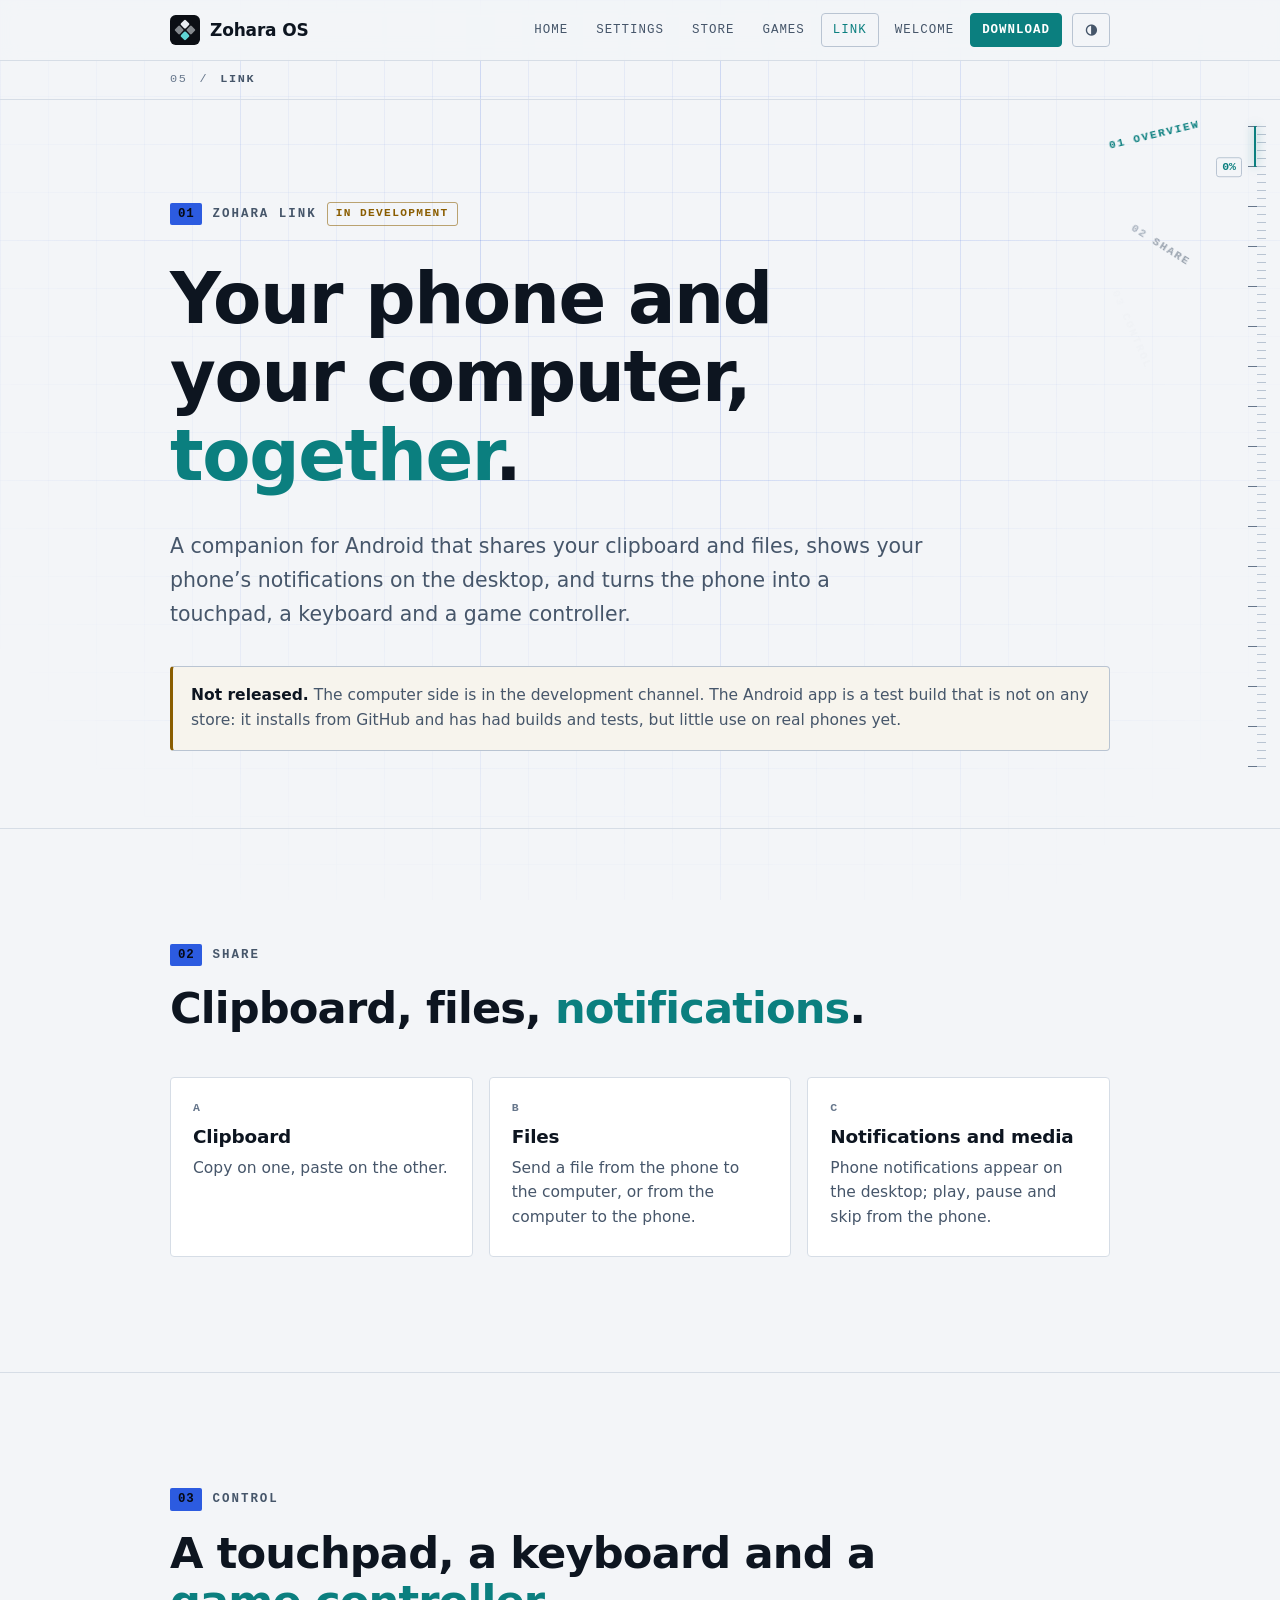
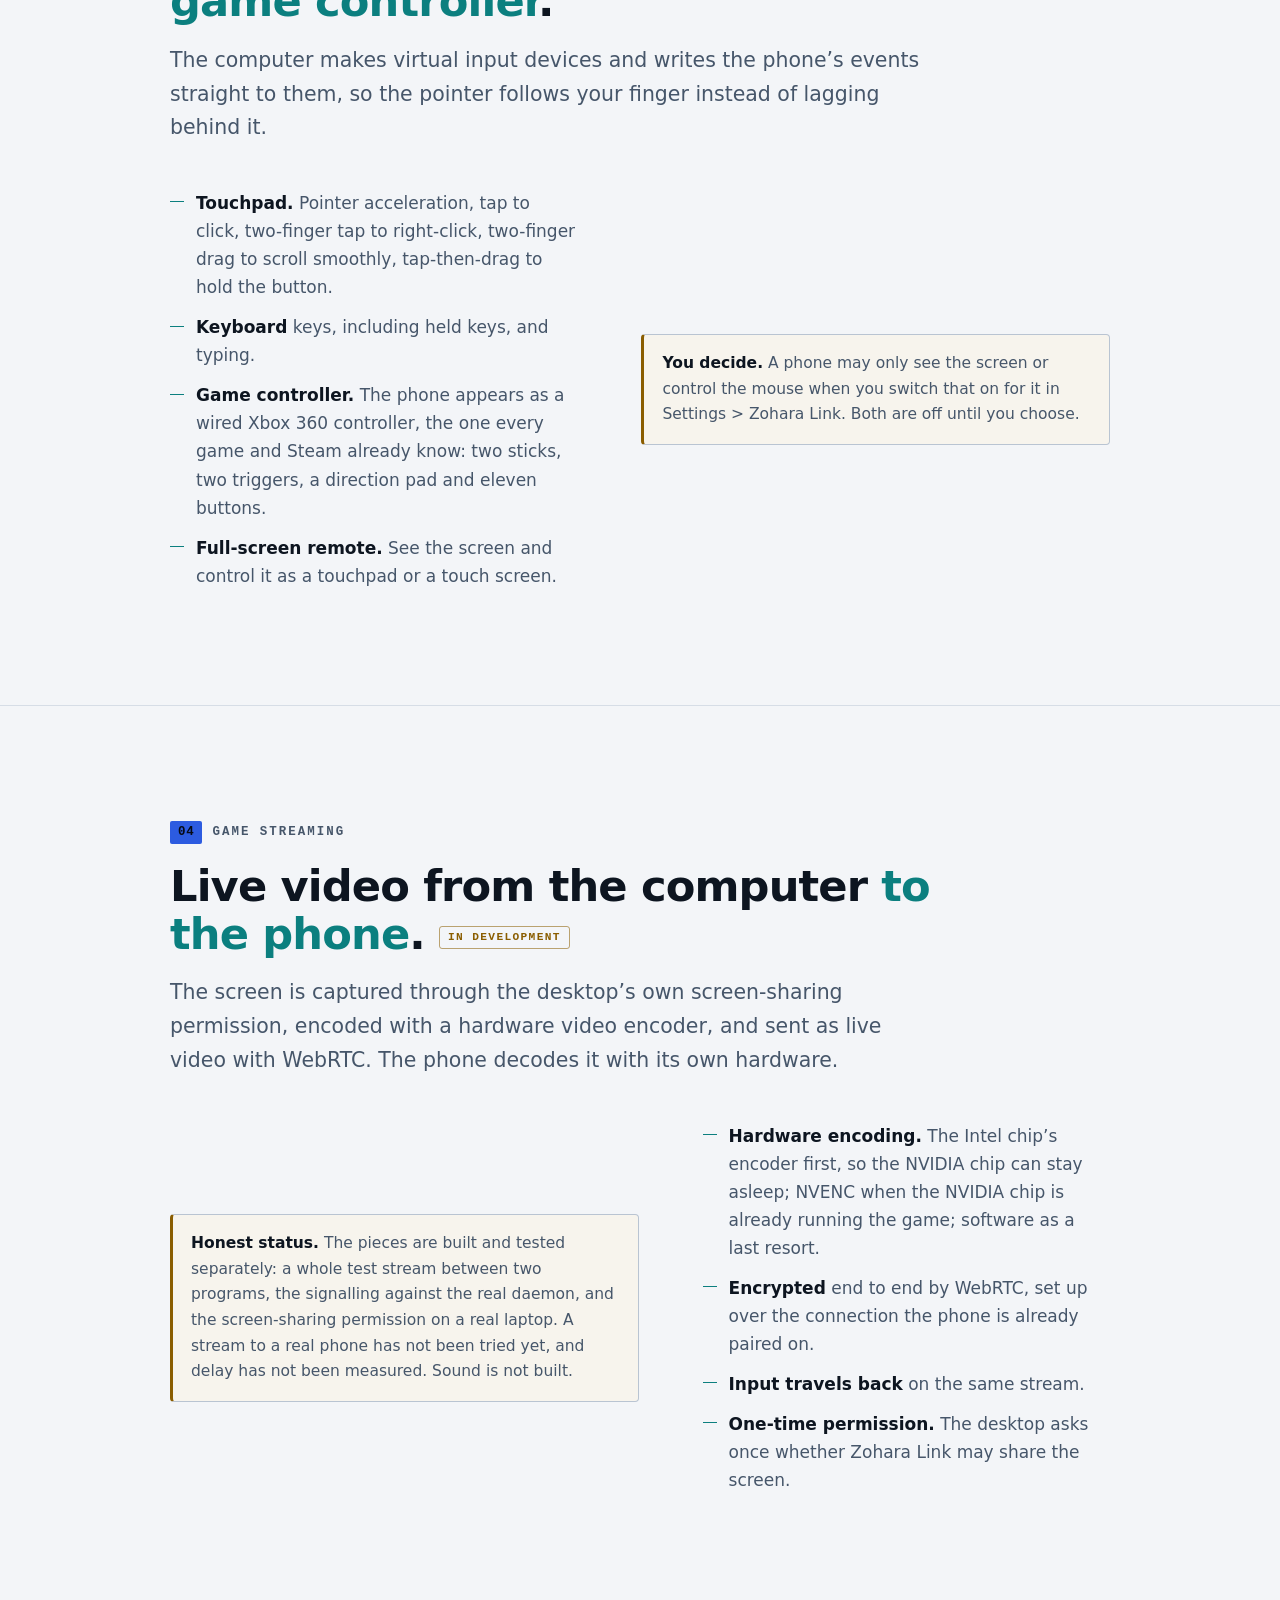
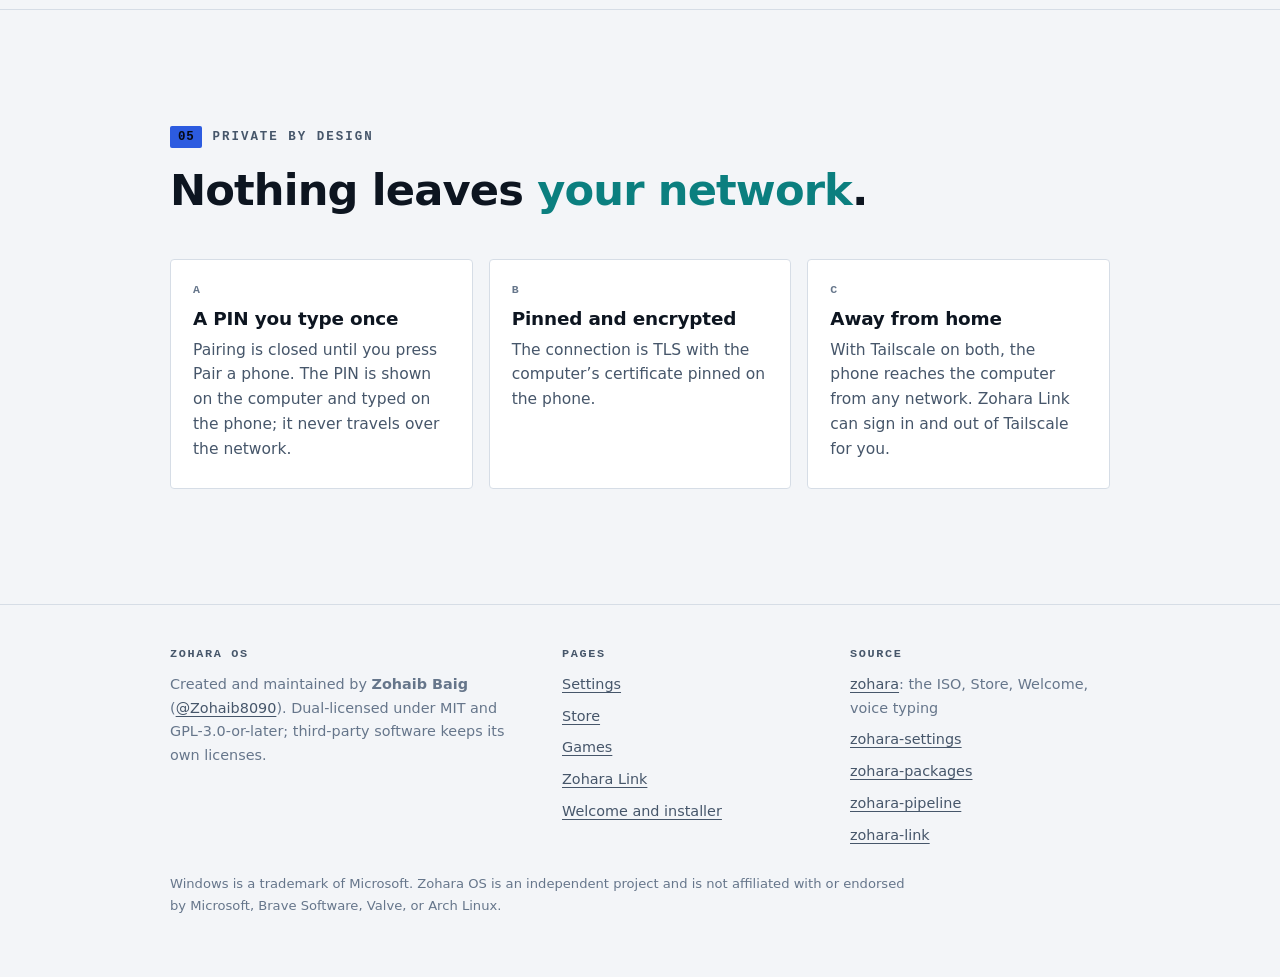
<file: link.html>
<!doctype html>
<html lang="en">
<head>
  <meta charset="utf-8">
  <meta name="viewport" content="width=device-width, initial-scale=1">
  <title>Zohara Link: your phone and your computer, together</title>
  <meta name="description" content="Zohara Link is an Android companion for Zohara OS: share the clipboard, send files, see notifications, use the phone as touchpad or keyboard. In development.">
  <meta name="theme-color" content="#080B10">
  <meta name="color-scheme" content="dark light">
  <meta property="og:title" content="Zohara Link: your phone and your computer, together">
  <meta property="og:description" content="Zohara Link is an Android companion for Zohara OS: share the clipboard, send files, see notifications, use the phone as touchpad or keyboard. In development.">
  <meta name="robots" content="index, follow, max-image-preview:large">
  <meta property="og:type" content="website">
  <meta property="og:site_name" content="Zohara OS">
  <meta property="og:locale" content="en_US">
  <link rel="canonical" href="https://zohara-website.onrender.com/link.html">
  <meta property="og:url" content="https://zohara-website.onrender.com/link.html">
  <meta property="og:image" content="https://zohara-website.onrender.com/assets/og-image.jpg">
  <meta property="og:image:width" content="1200">
  <meta property="og:image:height" content="630">
  <meta property="og:image:alt" content="Zohara OS: a Linux that feels like home, with its desktop, taskbar and Start menu">
  <meta name="twitter:card" content="summary_large_image">
  <meta name="twitter:title" content="Zohara Link: your phone and your computer, together">
  <meta name="twitter:description" content="Zohara Link is an Android companion for Zohara OS: share the clipboard, send files, see notifications, use the phone as touchpad or keyboard. In development.">
  <meta name="twitter:image" content="https://zohara-website.onrender.com/assets/og-image.jpg">
  <link rel="icon" href="assets/logo.svg" type="image/svg+xml">
  <link rel="icon" href="assets/icons/favicon-32.png" type="image/png" sizes="32x32">
  <link rel="icon" href="favicon.ico" sizes="48x48">
  <link rel="apple-touch-icon" href="assets/icons/apple-touch-icon.png">
  <link rel="manifest" href="assets/site.webmanifest">
  <link rel="stylesheet" href="style.css?v=20261112a">
</head>
<body id="top">
  <a class="skip" href="#main">Skip to content</a>
  <header class="site-header">
    <div class="wrap bar">
      <a class="brand" href="./" aria-label="Zohara OS, home"><img src="assets/logo.svg" alt="" width="30" height="30">Zohara OS</a>
      <button class="icon-btn menu-btn" id="menu" aria-label="Menu" aria-expanded="false" aria-controls="nav">&#9776;</button>
      <nav class="nav" id="nav" aria-label="Main">
        <a href="index.html">Home</a>
        <a href="settings.html">Settings</a>
        <a href="store.html">Store</a>
        <a href="games.html">Games</a>
        <a href="link.html" aria-current="page">Link</a>
        <a href="welcome.html">Welcome</a>
        <a href="./#download" class="dl">Download</a>
        <button class="icon-btn" id="theme" aria-label="Switch between dark and light" title="Dark / light">&#9681;</button>
      </nav>
    </div>
  </header>
  <div class="crumb"><div class="wrap"><span>05</span><span>/</span><b>Link</b></div></div>
  <main id="main">
  <section class="hero" id="overview" data-rail="Overview"><div class="wrap">
      <span class="hud rv"><i>01</i>Zohara Link <span class="tag test">In development</span></span>
      <h1 class="rv">Your phone and your computer, <em>together</em>.</h1>
      <p class="lead rv">A companion for Android that shares your clipboard and files, shows your phone&rsquo;s notifications on the desktop, and turns the phone into a touchpad, a keyboard and a game controller.</p>
      <p class="note rv"><b>Not released.</b> The computer side is in the development channel. The Android app is a test build that is not on any store: it installs from GitHub and has had builds and tests, but little use on real phones yet.</p>
    </div></section>
  <section id="share" data-rail="Share">
    <div class="wrap">
      <div class="head rv">
        <span class="hud"><i>02</i>Share</span>
        <h2>Clipboard, files, <em>notifications</em>.</h2>
      </div>
<div class="grid g3"><div class="card rv"><span class="n">A</span><h3>Clipboard</h3><p>Copy on one, paste on the other.</p></div><div class="card rv"><span class="n">B</span><h3>Files</h3><p>Send a file from the phone to the computer, or from the computer to the phone.</p></div><div class="card rv"><span class="n">C</span><h3>Notifications and media</h3><p>Phone notifications appear on the desktop; play, pause and skip from the phone.</p></div></div>
    </div>
  </section>
  <section id="control" data-rail="Control">
    <div class="wrap">
      <div class="head rv">
        <span class="hud"><i>03</i>Control</span>
        <h2>A touchpad, a keyboard and a <em>game controller</em>.</h2>
        <p class="lead">The computer makes virtual input devices and writes the phone&rsquo;s events straight to them, so the pointer follows your finger instead of lagging behind it.</p>
      </div>
<div class="split"><ul class="ticks rv"><li><b>Touchpad.</b> Pointer acceleration, tap to click, two-finger tap to right-click, two-finger drag to scroll smoothly, tap-then-drag to hold the button.</li><li><b>Keyboard</b> keys, including held keys, and typing.</li><li><b>Game controller.</b> The phone appears as a wired Xbox 360 controller, the one every game and Steam already know: two sticks, two triggers, a direction pad and eleven buttons.</li><li><b>Full-screen remote.</b> See the screen and control it as a touchpad or a touch screen.</li></ul><div class="note rv"><b>You decide.</b> A phone may only see the screen or control the mouse when you switch that on for it in Settings &gt; Zohara Link. Both are off until you choose.</div></div>
    </div>
  </section>
  <section id="stream" data-rail="Stream">
    <div class="wrap">
      <div class="head rv">
        <span class="hud"><i>04</i>Game streaming</span>
        <h2>Live video from the computer <em>to the phone</em>. <span class="tag test">In development</span></h2>
        <p class="lead">The screen is captured through the desktop&rsquo;s own screen-sharing permission, encoded with a hardware video encoder, and sent as live video with WebRTC. The phone decodes it with its own hardware.</p>
      </div>
<div class="split flip"><ul class="ticks rv"><li><b>Hardware encoding.</b> The Intel chip&rsquo;s encoder first, so the NVIDIA chip can stay asleep; NVENC when the NVIDIA chip is already running the game; software as a last resort.</li><li><b>Encrypted</b> end to end by WebRTC, set up over the connection the phone is already paired on.</li><li><b>Input travels back</b> on the same stream.</li><li><b>One-time permission.</b> The desktop asks once whether Zohara Link may share the screen.</li></ul><div class="note rv"><b>Honest status.</b> The pieces are built and tested separately: a whole test stream between two programs, the signalling against the real daemon, and the screen-sharing permission on a real laptop. A stream to a real phone has not been tried yet, and delay has not been measured. Sound is not built.</div></div>
    </div>
  </section>
  <section id="safe" data-rail="Private">
    <div class="wrap">
      <div class="head rv">
        <span class="hud"><i>05</i>Private by design</span>
        <h2>Nothing leaves <em>your network</em>.</h2>
      </div>
<div class="grid g3"><div class="card rv"><span class="n">A</span><h3>A PIN you type once</h3><p>Pairing is closed until you press Pair a phone. The PIN is shown on the computer and typed on the phone; it never travels over the network.</p></div><div class="card rv"><span class="n">B</span><h3>Pinned and encrypted</h3><p>The connection is TLS with the computer&rsquo;s certificate pinned on the phone.</p></div><div class="card rv"><span class="n">C</span><h3>Away from home</h3><p>With Tailscale on both, the phone reaches the computer from any network. Zohara Link can sign in and out of Tailscale for you.</p></div></div>
    </div>
  </section>
  </main>
  <footer class="site-footer">
    <div class="wrap">
      <div class="cols">
        <div>
          <p class="fh" role="heading" aria-level="2">Zohara OS</p>
          <p>Created and maintained by <strong>Zohaib Baig</strong> (<a href="https://github.com/Zohaib8090">@Zohaib8090</a>). Dual-licensed under MIT and GPL-3.0-or-later; third-party software keeps its own licenses.</p>
        </div>
        <div>
          <p class="fh" role="heading" aria-level="2">Pages</p>
          <ul>
            <li><a href="settings.html">Settings</a></li>
            <li><a href="store.html">Store</a></li>
            <li><a href="games.html">Games</a></li>
            <li><a href="link.html">Zohara Link</a></li>
            <li><a href="welcome.html">Welcome and installer</a></li>
          </ul>
        </div>
        <div>
          <p class="fh" role="heading" aria-level="2">Source</p>
          <ul>
            <li><a href="https://github.com/Zohaib8090/zohara">zohara</a>: the ISO, Store, Welcome, voice typing</li>
            <li><a href="https://github.com/Zohaib8090/zohara-settings">zohara-settings</a></li>
            <li><a href="https://github.com/Zohaib8090/zohara-packages">zohara-packages</a></li>
            <li><a href="https://github.com/Zohaib8090/zohara-pipeline">zohara-pipeline</a></li>
            <li><a href="https://github.com/Zohaib8090/zohara-link">zohara-link</a></li>
          </ul>
        </div>
      </div>
      <p class="legal">Windows is a trademark of Microsoft. Zohara OS is an independent project and is not affiliated with or endorsed by Microsoft, Brave Software, Valve, or Arch Linux.</p>
    </div>
  </footer>
  <script src="site.js?v=20261112a"></script>
</body>
</html>
</file>
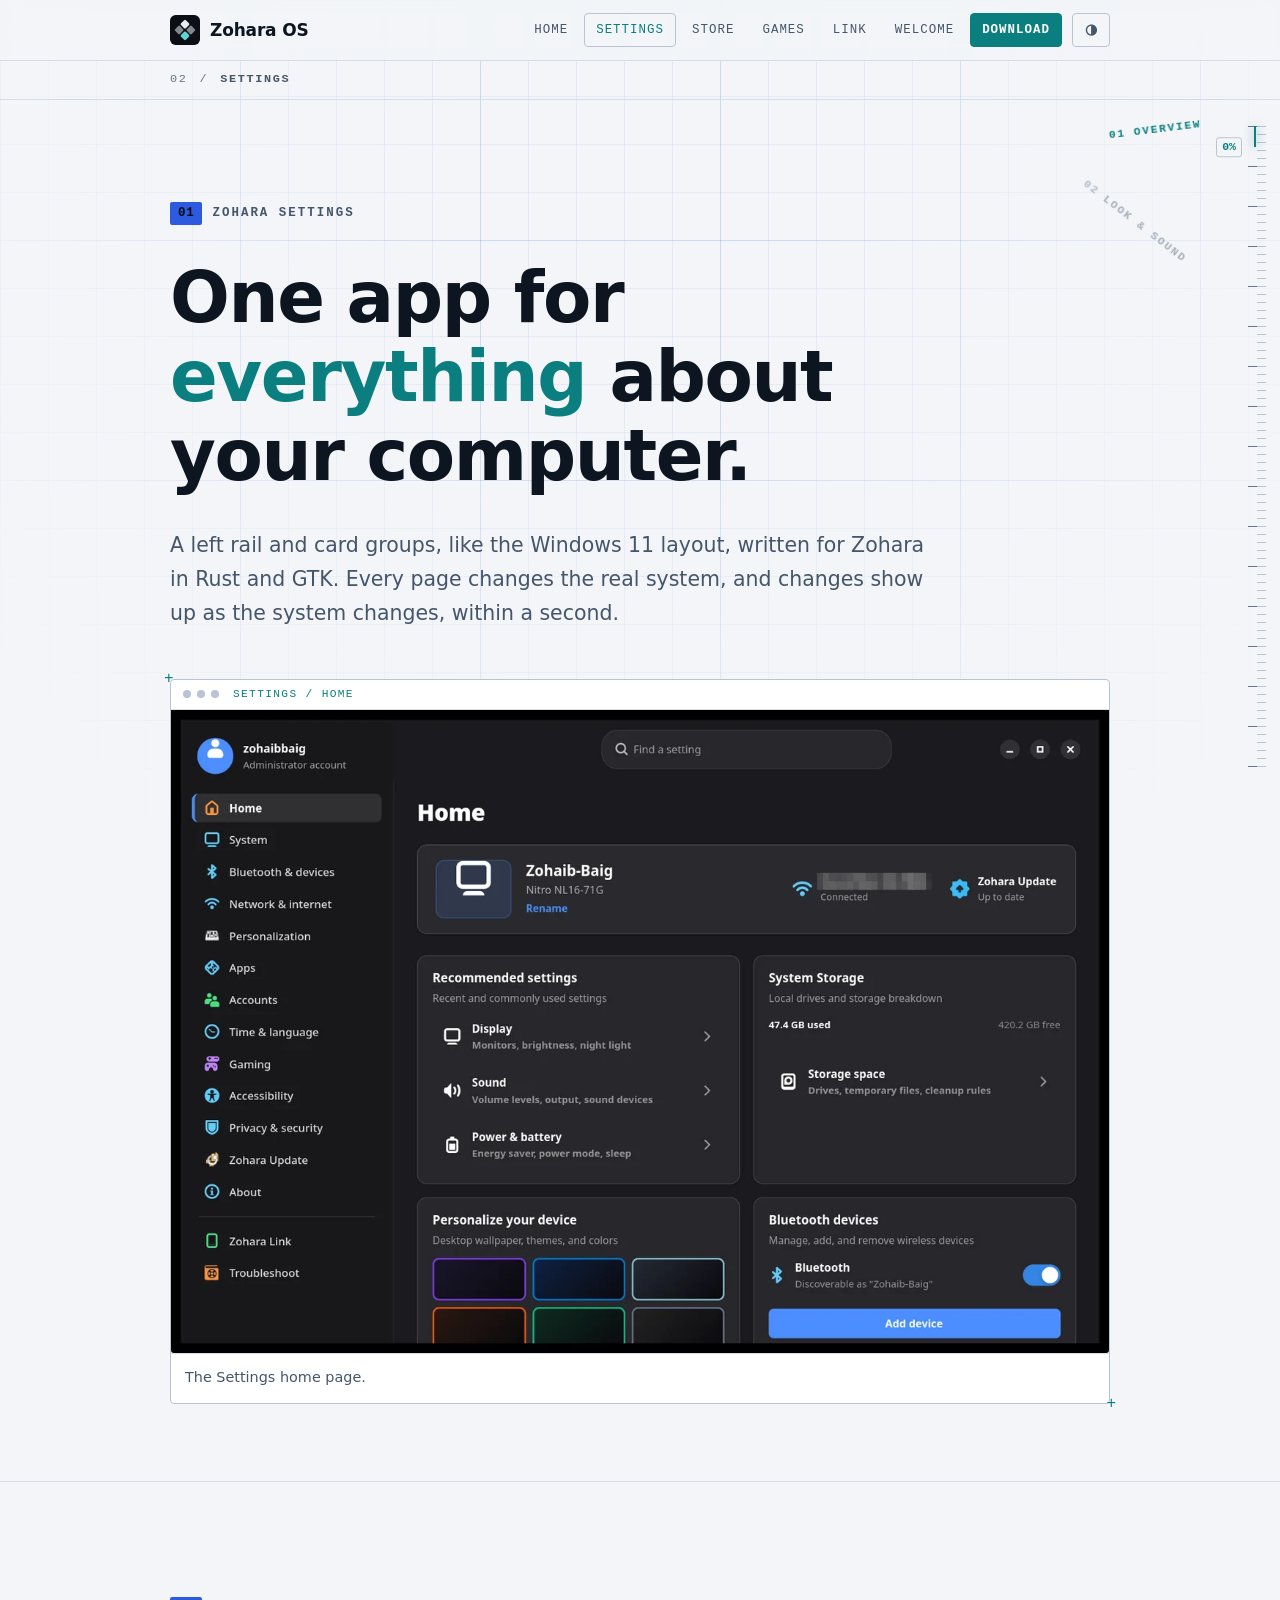
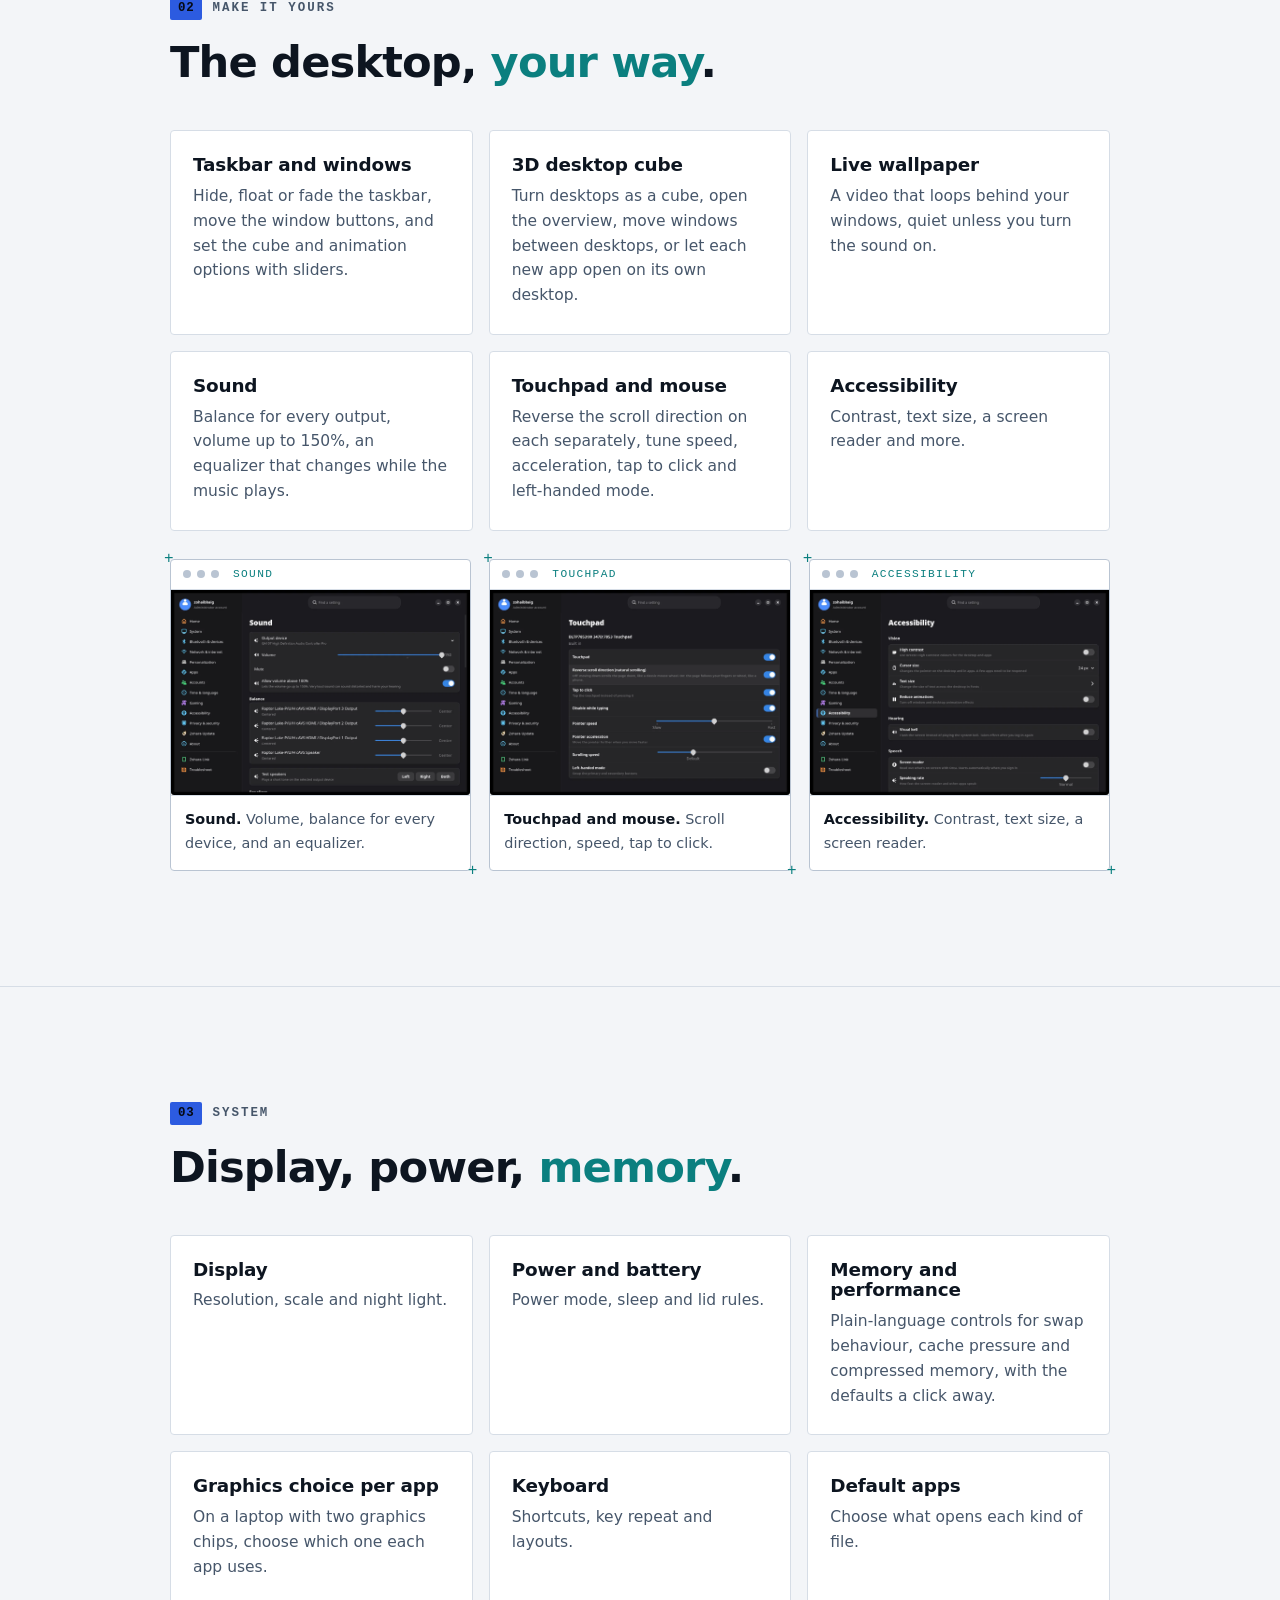
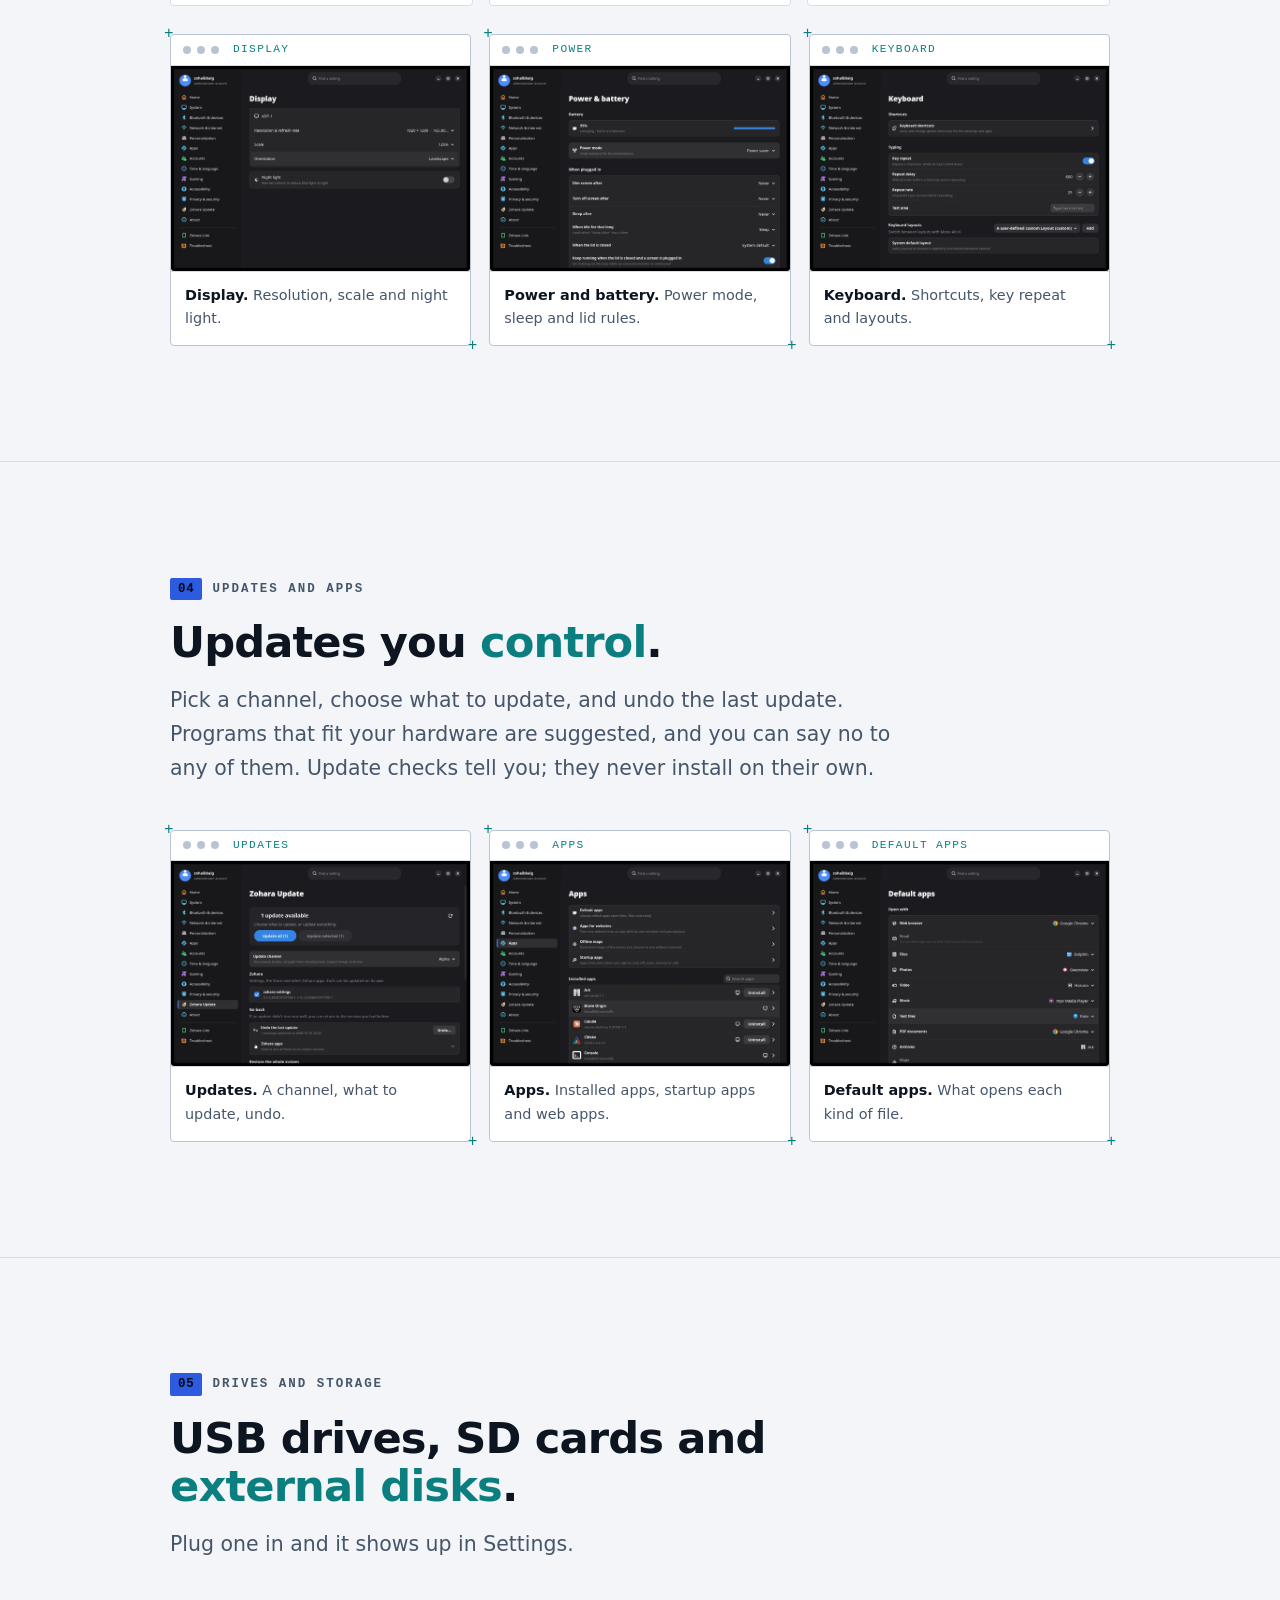
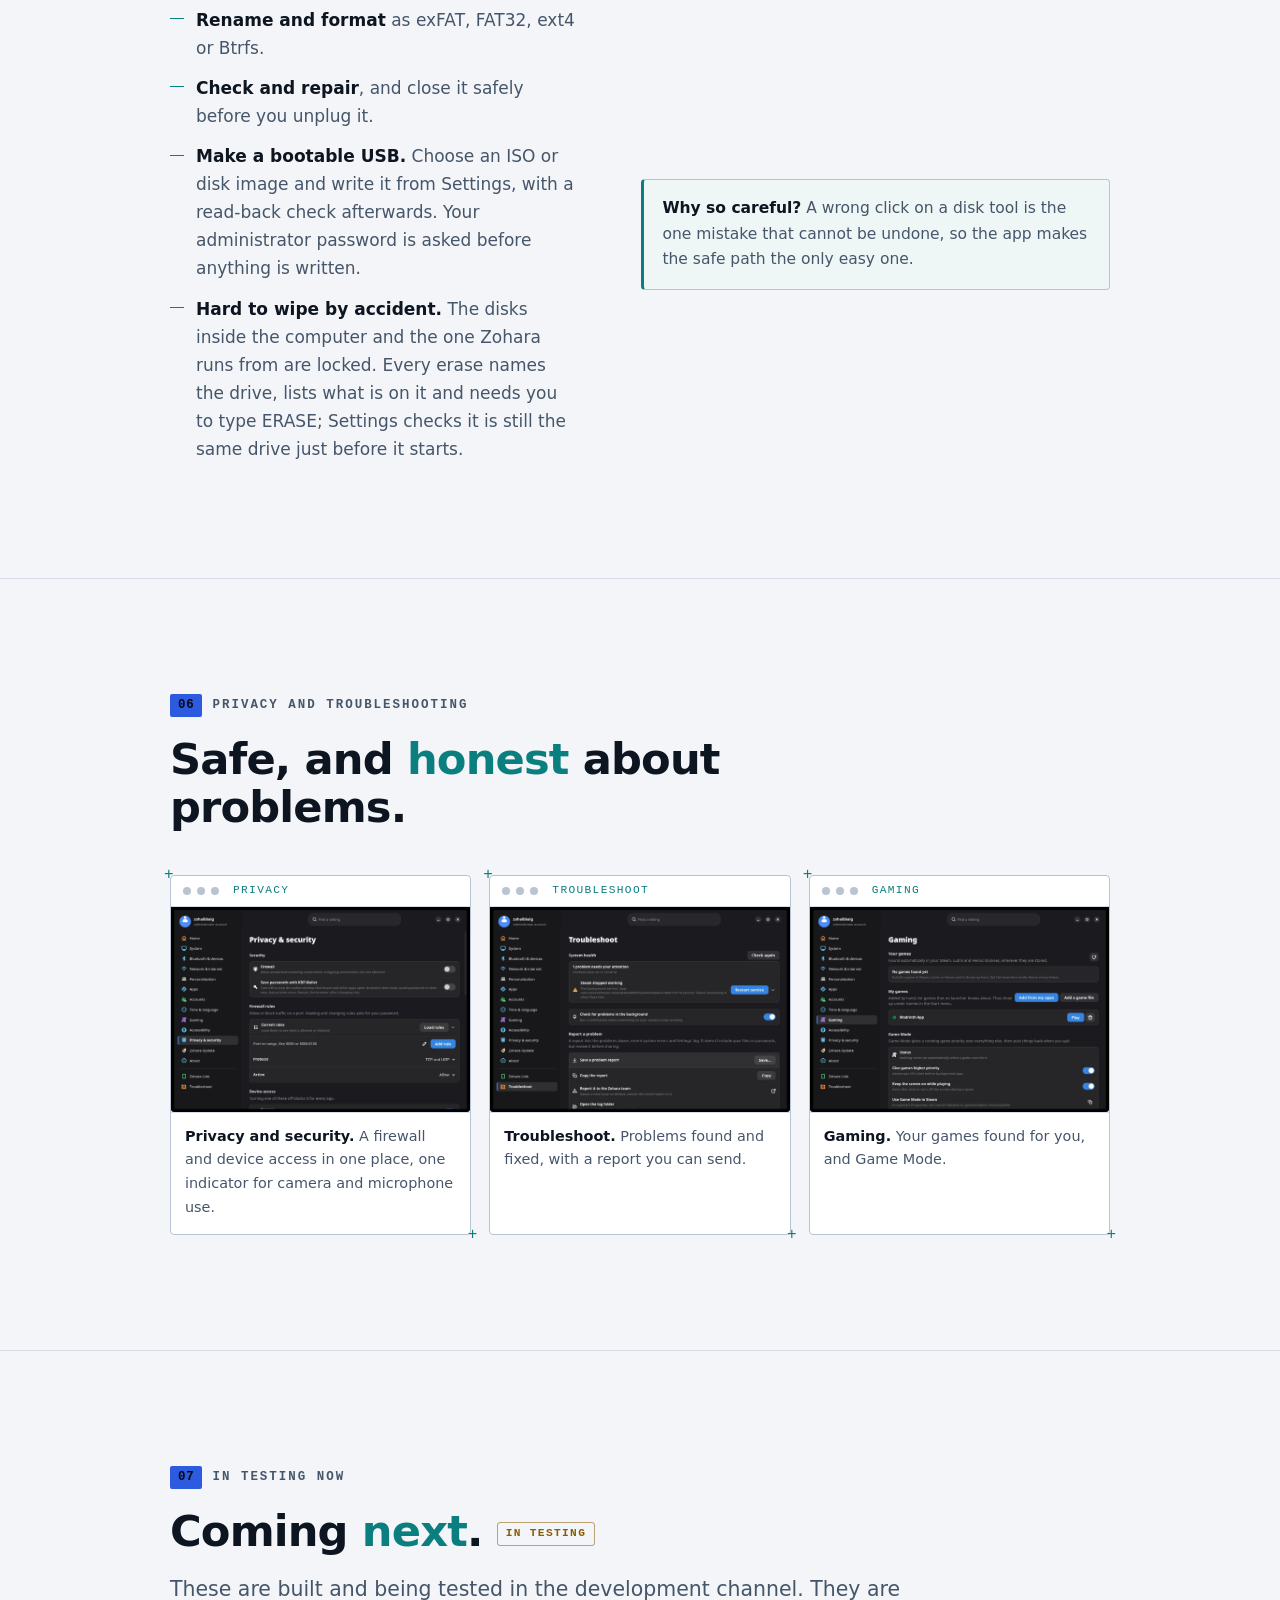
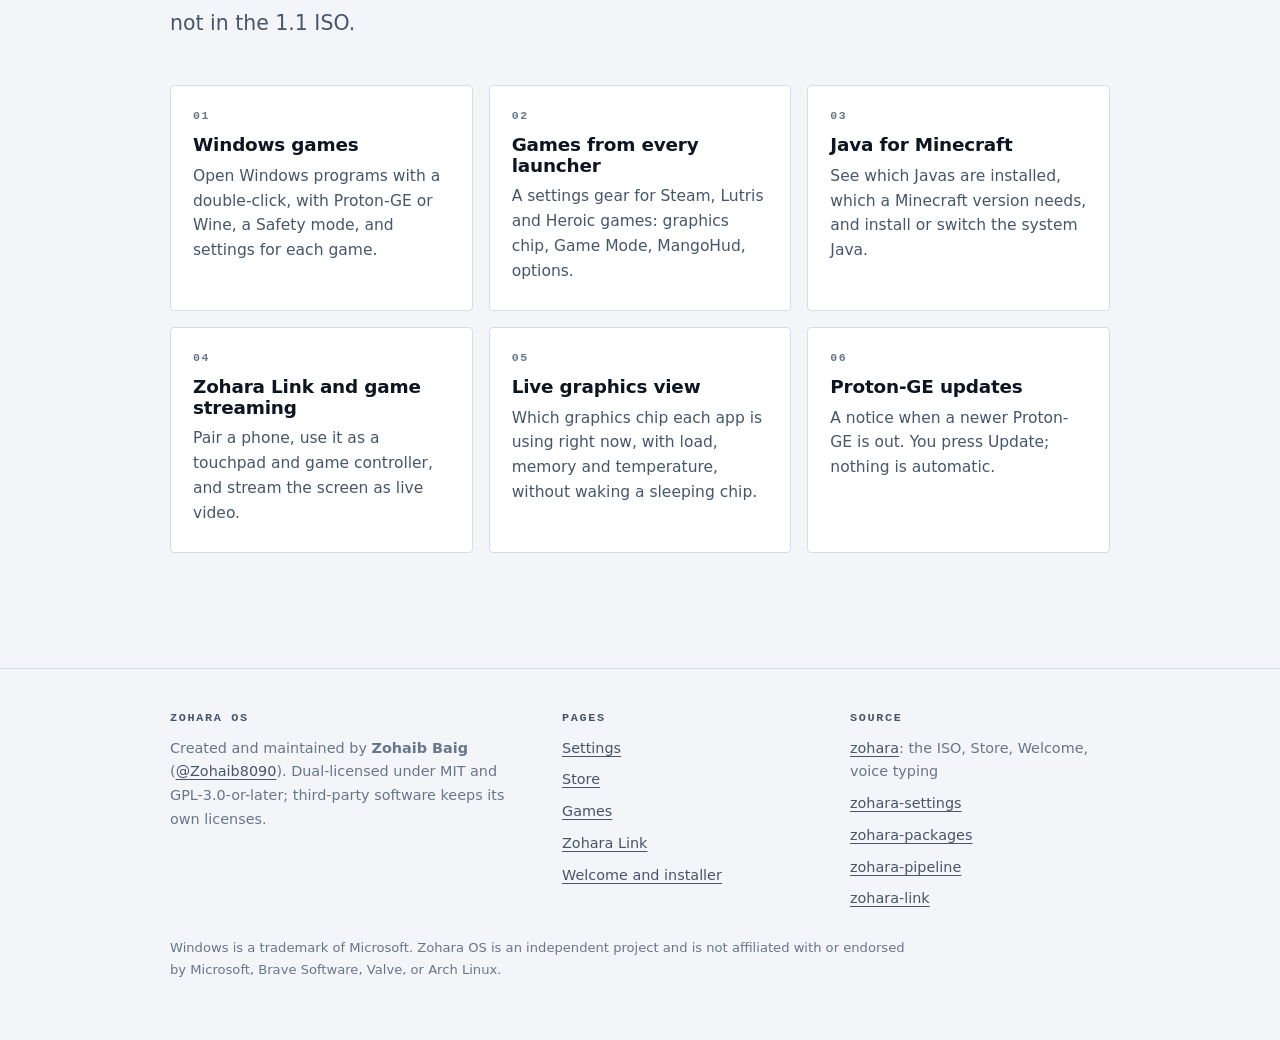
<file: settings.html>
<!doctype html>
<html lang="en">
<head>
  <meta charset="utf-8">
  <meta name="viewport" content="width=device-width, initial-scale=1">
  <title>Zohara Settings: the control panel that changes real things</title>
  <meta name="description" content="Zohara Settings is a Windows 11-style Settings app that controls the real system: display, sound, network, updates, privacy, drives, gaming and more.">
  <meta name="theme-color" content="#080B10">
  <meta name="color-scheme" content="dark light">
  <meta property="og:title" content="Zohara Settings: the control panel that changes real things">
  <meta property="og:description" content="Zohara Settings is a Windows 11-style Settings app that controls the real system: display, sound, network, updates, privacy, drives, gaming and more.">
  <meta name="robots" content="index, follow, max-image-preview:large">
  <meta property="og:type" content="website">
  <meta property="og:site_name" content="Zohara OS">
  <meta property="og:locale" content="en_US">
  <link rel="canonical" href="https://zohara-website.onrender.com/settings.html">
  <meta property="og:url" content="https://zohara-website.onrender.com/settings.html">
  <meta property="og:image" content="https://zohara-website.onrender.com/assets/img/settings-home.webp">
  <meta property="og:image:width" content="1200">
  <meta property="og:image:height" content="630">
  <meta property="og:image:alt" content="Zohara OS: a Linux that feels like home, with its desktop, taskbar and Start menu">
  <meta name="twitter:card" content="summary_large_image">
  <meta name="twitter:title" content="Zohara Settings: the control panel that changes real things">
  <meta name="twitter:description" content="Zohara Settings is a Windows 11-style Settings app that controls the real system: display, sound, network, updates, privacy, drives, gaming and more.">
  <meta name="twitter:image" content="https://zohara-website.onrender.com/assets/img/settings-home.webp">
  <link rel="icon" href="assets/logo.svg" type="image/svg+xml">
  <link rel="icon" href="assets/icons/favicon-32.png" type="image/png" sizes="32x32">
  <link rel="icon" href="favicon.ico" sizes="48x48">
  <link rel="apple-touch-icon" href="assets/icons/apple-touch-icon.png">
  <link rel="manifest" href="assets/site.webmanifest">
  <link rel="stylesheet" href="style.css?v=20261112a">
</head>
<body id="top">
  <a class="skip" href="#main">Skip to content</a>
  <header class="site-header">
    <div class="wrap bar">
      <a class="brand" href="./" aria-label="Zohara OS, home"><img src="assets/logo.svg" alt="" width="30" height="30">Zohara OS</a>
      <button class="icon-btn menu-btn" id="menu" aria-label="Menu" aria-expanded="false" aria-controls="nav">&#9776;</button>
      <nav class="nav" id="nav" aria-label="Main">
        <a href="index.html">Home</a>
        <a href="settings.html" aria-current="page">Settings</a>
        <a href="store.html">Store</a>
        <a href="games.html">Games</a>
        <a href="link.html">Link</a>
        <a href="welcome.html">Welcome</a>
        <a href="./#download" class="dl">Download</a>
        <button class="icon-btn" id="theme" aria-label="Switch between dark and light" title="Dark / light">&#9681;</button>
      </nav>
    </div>
  </header>
  <div class="crumb"><div class="wrap"><span>02</span><span>/</span><b>Settings</b></div></div>
  <main id="main">
  <section class="hero" id="overview" data-rail="Overview"><div class="wrap">
      <span class="hud rv"><i>01</i>Zohara Settings</span>
      <h1 class="rv">One app for <em>everything</em> about your computer.</h1>
      <p class="lead rv">A left rail and card groups, like the Windows 11 layout, written for Zohara in Rust and GTK. Every page changes the real system, and changes show up as the system changes, within a second.</p>
      <figure class="frame rv">
          <div class="bar2"><span></span><span></span><span></span><em>settings / home</em></div>
          <a href="assets/img/settings-home.webp"><img src="assets/img/settings-home.webp" alt="Zohara Settings home" width="1280" height="877" loading="lazy"></a>
          <figcaption>The Settings home page.</figcaption>
        </figure>
    </div></section>
  <section id="look" data-rail="Look &amp; sound">
    <div class="wrap">
      <div class="head rv">
        <span class="hud"><i>02</i>Make it yours</span>
        <h2>The desktop, <em>your way</em>.</h2>
      </div>
<div class="grid g3"><div class="card rv"><h3>Taskbar and windows</h3><p>Hide, float or fade the taskbar, move the window buttons, and set the cube and animation options with sliders.</p></div><div class="card rv"><h3>3D desktop cube</h3><p>Turn desktops as a cube, open the overview, move windows between desktops, or let each new app open on its own desktop.</p></div><div class="card rv"><h3>Live wallpaper</h3><p>A video that loops behind your windows, quiet unless you turn the sound on.</p></div><div class="card rv"><h3>Sound</h3><p>Balance for every output, volume up to 150%, an equalizer that changes while the music plays.</p></div><div class="card rv"><h3>Touchpad and mouse</h3><p>Reverse the scroll direction on each separately, tune speed, acceleration, tap to click and left-handed mode.</p></div><div class="card rv"><h3>Accessibility</h3><p>Contrast, text size, a screen reader and more.</p></div></div><div class="shots" style="margin-top:28px"><figure class="frame rv">
          <div class="bar2"><span></span><span></span><span></span><em>sound</em></div>
          <a href="assets/img/settings-sound.webp"><img src="assets/img/settings-sound.webp" alt="Sound settings" width="1280" height="877" loading="lazy"></a>
          <figcaption><b>Sound.</b> Volume, balance for every device, and an equalizer.</figcaption>
        </figure><figure class="frame rv">
          <div class="bar2"><span></span><span></span><span></span><em>touchpad</em></div>
          <a href="assets/img/settings-touchpad.webp"><img src="assets/img/settings-touchpad.webp" alt="Touchpad and mouse settings" width="1280" height="877" loading="lazy"></a>
          <figcaption><b>Touchpad and mouse.</b> Scroll direction, speed, tap to click.</figcaption>
        </figure><figure class="frame rv">
          <div class="bar2"><span></span><span></span><span></span><em>accessibility</em></div>
          <a href="assets/img/settings-accessibility.webp"><img src="assets/img/settings-accessibility.webp" alt="Accessibility settings" width="1280" height="877" loading="lazy"></a>
          <figcaption><b>Accessibility.</b> Contrast, text size, a screen reader.</figcaption>
        </figure></div>
    </div>
  </section>
  <section id="system" data-rail="System">
    <div class="wrap">
      <div class="head rv">
        <span class="hud"><i>03</i>System</span>
        <h2>Display, power, <em>memory</em>.</h2>
      </div>
<div class="grid g3"><div class="card rv"><h3>Display</h3><p>Resolution, scale and night light.</p></div><div class="card rv"><h3>Power and battery</h3><p>Power mode, sleep and lid rules.</p></div><div class="card rv"><h3>Memory and performance</h3><p>Plain-language controls for swap behaviour, cache pressure and compressed memory, with the defaults a click away.</p></div><div class="card rv"><h3>Graphics choice per app</h3><p>On a laptop with two graphics chips, choose which one each app uses.</p></div><div class="card rv"><h3>Keyboard</h3><p>Shortcuts, key repeat and layouts.</p></div><div class="card rv"><h3>Default apps</h3><p>Choose what opens each kind of file.</p></div></div><div class="shots" style="margin-top:28px"><figure class="frame rv">
          <div class="bar2"><span></span><span></span><span></span><em>display</em></div>
          <a href="assets/img/settings-display.webp"><img src="assets/img/settings-display.webp" alt="Display settings" width="1280" height="877" loading="lazy"></a>
          <figcaption><b>Display.</b> Resolution, scale and night light.</figcaption>
        </figure><figure class="frame rv">
          <div class="bar2"><span></span><span></span><span></span><em>power</em></div>
          <a href="assets/img/settings-power.webp"><img src="assets/img/settings-power.webp" alt="Power and battery settings" width="1280" height="877" loading="lazy"></a>
          <figcaption><b>Power and battery.</b> Power mode, sleep and lid rules.</figcaption>
        </figure><figure class="frame rv">
          <div class="bar2"><span></span><span></span><span></span><em>keyboard</em></div>
          <a href="assets/img/settings-keyboard.webp"><img src="assets/img/settings-keyboard.webp" alt="Keyboard settings" width="1280" height="877" loading="lazy"></a>
          <figcaption><b>Keyboard.</b> Shortcuts, key repeat and layouts.</figcaption>
        </figure></div>
    </div>
  </section>
  <section id="updates" data-rail="Updates">
    <div class="wrap">
      <div class="head rv">
        <span class="hud"><i>04</i>Updates and apps</span>
        <h2>Updates you <em>control</em>.</h2>
        <p class="lead">Pick a channel, choose what to update, and undo the last update. Programs that fit your hardware are suggested, and you can say no to any of them. Update checks tell you; they never install on their own.</p>
      </div>
<div class="shots"><figure class="frame rv">
          <div class="bar2"><span></span><span></span><span></span><em>updates</em></div>
          <a href="assets/img/settings-update.webp"><img src="assets/img/settings-update.webp" alt="Zohara Update" width="1280" height="877" loading="lazy"></a>
          <figcaption><b>Updates.</b> A channel, what to update, undo.</figcaption>
        </figure><figure class="frame rv">
          <div class="bar2"><span></span><span></span><span></span><em>apps</em></div>
          <a href="assets/img/settings-apps.webp"><img src="assets/img/settings-apps.webp" alt="Apps settings" width="1280" height="877" loading="lazy"></a>
          <figcaption><b>Apps.</b> Installed apps, startup apps and web apps.</figcaption>
        </figure><figure class="frame rv">
          <div class="bar2"><span></span><span></span><span></span><em>default apps</em></div>
          <a href="assets/img/settings-default-apps.webp"><img src="assets/img/settings-default-apps.webp" alt="Default apps" width="1280" height="877" loading="lazy"></a>
          <figcaption><b>Default apps.</b> What opens each kind of file.</figcaption>
        </figure></div>
    </div>
  </section>
  <section id="drives" data-rail="Drives">
    <div class="wrap">
      <div class="head rv">
        <span class="hud"><i>05</i>Drives and storage</span>
        <h2>USB drives, SD cards and <em>external disks</em>.</h2>
        <p class="lead">Plug one in and it shows up in Settings.</p>
      </div>
<div class="split"><ul class="ticks rv"><li><b>Rename and format</b> as exFAT, FAT32, ext4 or Btrfs.</li><li><b>Check and repair</b>, and close it safely before you unplug it.</li><li><b>Make a bootable USB.</b> Choose an ISO or disk image and write it from Settings, with a read-back check afterwards. Your administrator password is asked before anything is written.</li><li><b>Hard to wipe by accident.</b> The disks inside the computer and the one Zohara runs from are locked. Every erase names the drive, lists what is on it and needs you to type ERASE; Settings checks it is still the same drive just before it starts.</li></ul><div class="note ok rv"><b>Why so careful?</b> A wrong click on a disk tool is the one mistake that cannot be undone, so the app makes the safe path the only easy one.</div></div>
    </div>
  </section>
  <section id="privacy" data-rail="Privacy">
    <div class="wrap">
      <div class="head rv">
        <span class="hud"><i>06</i>Privacy and troubleshooting</span>
        <h2>Safe, and <em>honest</em> about problems.</h2>
      </div>
<div class="shots"><figure class="frame rv">
          <div class="bar2"><span></span><span></span><span></span><em>privacy</em></div>
          <a href="assets/img/settings-privacy.webp"><img src="assets/img/settings-privacy.webp" alt="Privacy and security" width="1280" height="877" loading="lazy"></a>
          <figcaption><b>Privacy and security.</b> A firewall and device access in one place, one indicator for camera and microphone use.</figcaption>
        </figure><figure class="frame rv">
          <div class="bar2"><span></span><span></span><span></span><em>troubleshoot</em></div>
          <a href="assets/img/settings-troubleshoot.webp"><img src="assets/img/settings-troubleshoot.webp" alt="Troubleshoot" width="1280" height="877" loading="lazy"></a>
          <figcaption><b>Troubleshoot.</b> Problems found and fixed, with a report you can send.</figcaption>
        </figure><figure class="frame rv">
          <div class="bar2"><span></span><span></span><span></span><em>gaming</em></div>
          <a href="assets/img/settings-gaming.webp"><img src="assets/img/settings-gaming.webp" alt="Gaming" width="1280" height="877" loading="lazy"></a>
          <figcaption><b>Gaming.</b> Your games found for you, and Game Mode.</figcaption>
        </figure></div>
    </div>
  </section>
  <section id="next" data-rail="Next">
    <div class="wrap">
      <div class="head rv">
        <span class="hud"><i>07</i>In testing now</span>
        <h2>Coming <em>next</em>. <span class="tag test">In testing</span></h2>
        <p class="lead">These are built and being tested in the development channel. They are not in the 1.1 ISO.</p>
      </div>
<div class="grid g3"><div class="card rv"><span class="n">01</span><h3>Windows games</h3><p>Open Windows programs with a double-click, with Proton-GE or Wine, a Safety mode, and settings for each game.</p></div><div class="card rv"><span class="n">02</span><h3>Games from every launcher</h3><p>A settings gear for Steam, Lutris and Heroic games: graphics chip, Game Mode, MangoHud, options.</p></div><div class="card rv"><span class="n">03</span><h3>Java for Minecraft</h3><p>See which Javas are installed, which a Minecraft version needs, and install or switch the system Java.</p></div><div class="card rv"><span class="n">04</span><h3>Zohara Link and game streaming</h3><p>Pair a phone, use it as a touchpad and game controller, and stream the screen as live video.</p></div><div class="card rv"><span class="n">05</span><h3>Live graphics view</h3><p>Which graphics chip each app is using right now, with load, memory and temperature, without waking a sleeping chip.</p></div><div class="card rv"><span class="n">06</span><h3>Proton-GE updates</h3><p>A notice when a newer Proton-GE is out. You press Update; nothing is automatic.</p></div></div>
    </div>
  </section>
  </main>
  <footer class="site-footer">
    <div class="wrap">
      <div class="cols">
        <div>
          <p class="fh" role="heading" aria-level="2">Zohara OS</p>
          <p>Created and maintained by <strong>Zohaib Baig</strong> (<a href="https://github.com/Zohaib8090">@Zohaib8090</a>). Dual-licensed under MIT and GPL-3.0-or-later; third-party software keeps its own licenses.</p>
        </div>
        <div>
          <p class="fh" role="heading" aria-level="2">Pages</p>
          <ul>
            <li><a href="settings.html">Settings</a></li>
            <li><a href="store.html">Store</a></li>
            <li><a href="games.html">Games</a></li>
            <li><a href="link.html">Zohara Link</a></li>
            <li><a href="welcome.html">Welcome and installer</a></li>
          </ul>
        </div>
        <div>
          <p class="fh" role="heading" aria-level="2">Source</p>
          <ul>
            <li><a href="https://github.com/Zohaib8090/zohara">zohara</a>: the ISO, Store, Welcome, voice typing</li>
            <li><a href="https://github.com/Zohaib8090/zohara-settings">zohara-settings</a></li>
            <li><a href="https://github.com/Zohaib8090/zohara-packages">zohara-packages</a></li>
            <li><a href="https://github.com/Zohaib8090/zohara-pipeline">zohara-pipeline</a></li>
            <li><a href="https://github.com/Zohaib8090/zohara-link">zohara-link</a></li>
          </ul>
        </div>
      </div>
      <p class="legal">Windows is a trademark of Microsoft. Zohara OS is an independent project and is not affiliated with or endorsed by Microsoft, Brave Software, Valve, or Arch Linux.</p>
    </div>
  </footer>
  <script src="site.js?v=20261112a"></script>
</body>
</html>
</file>
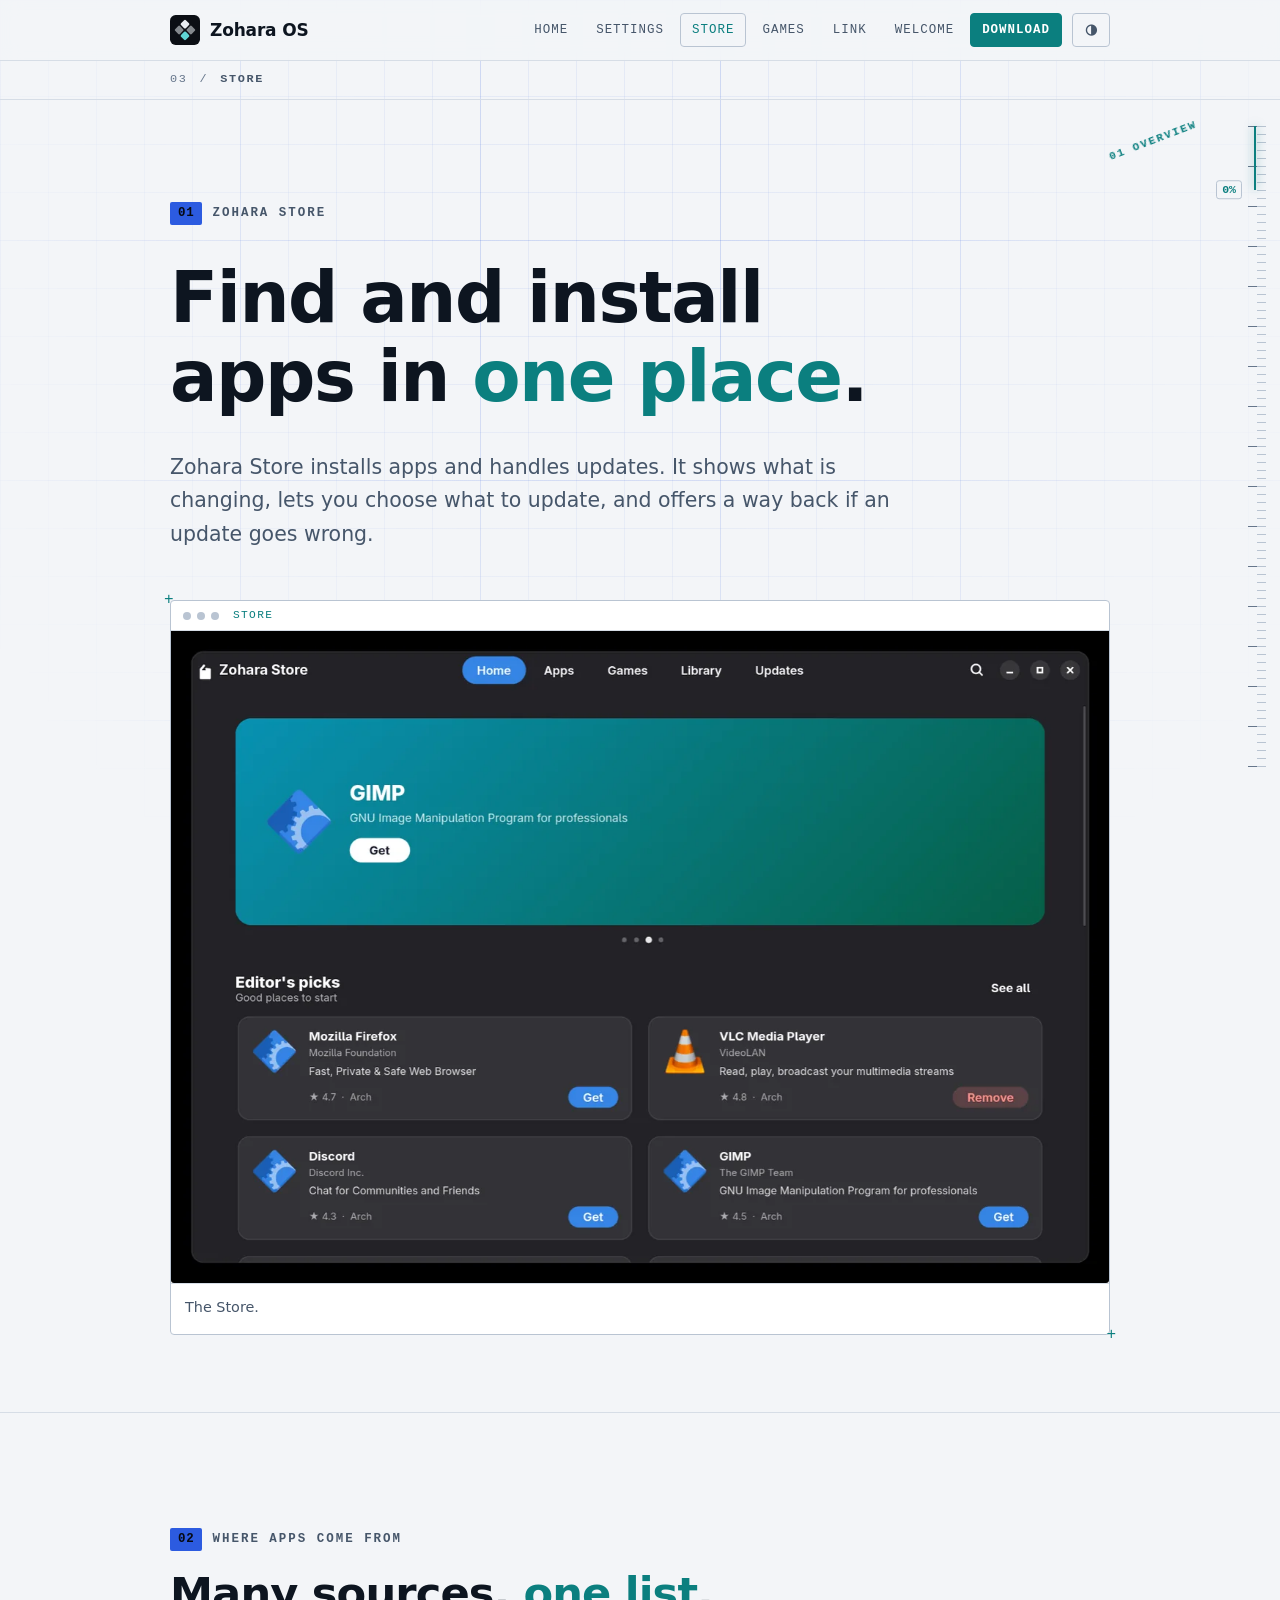
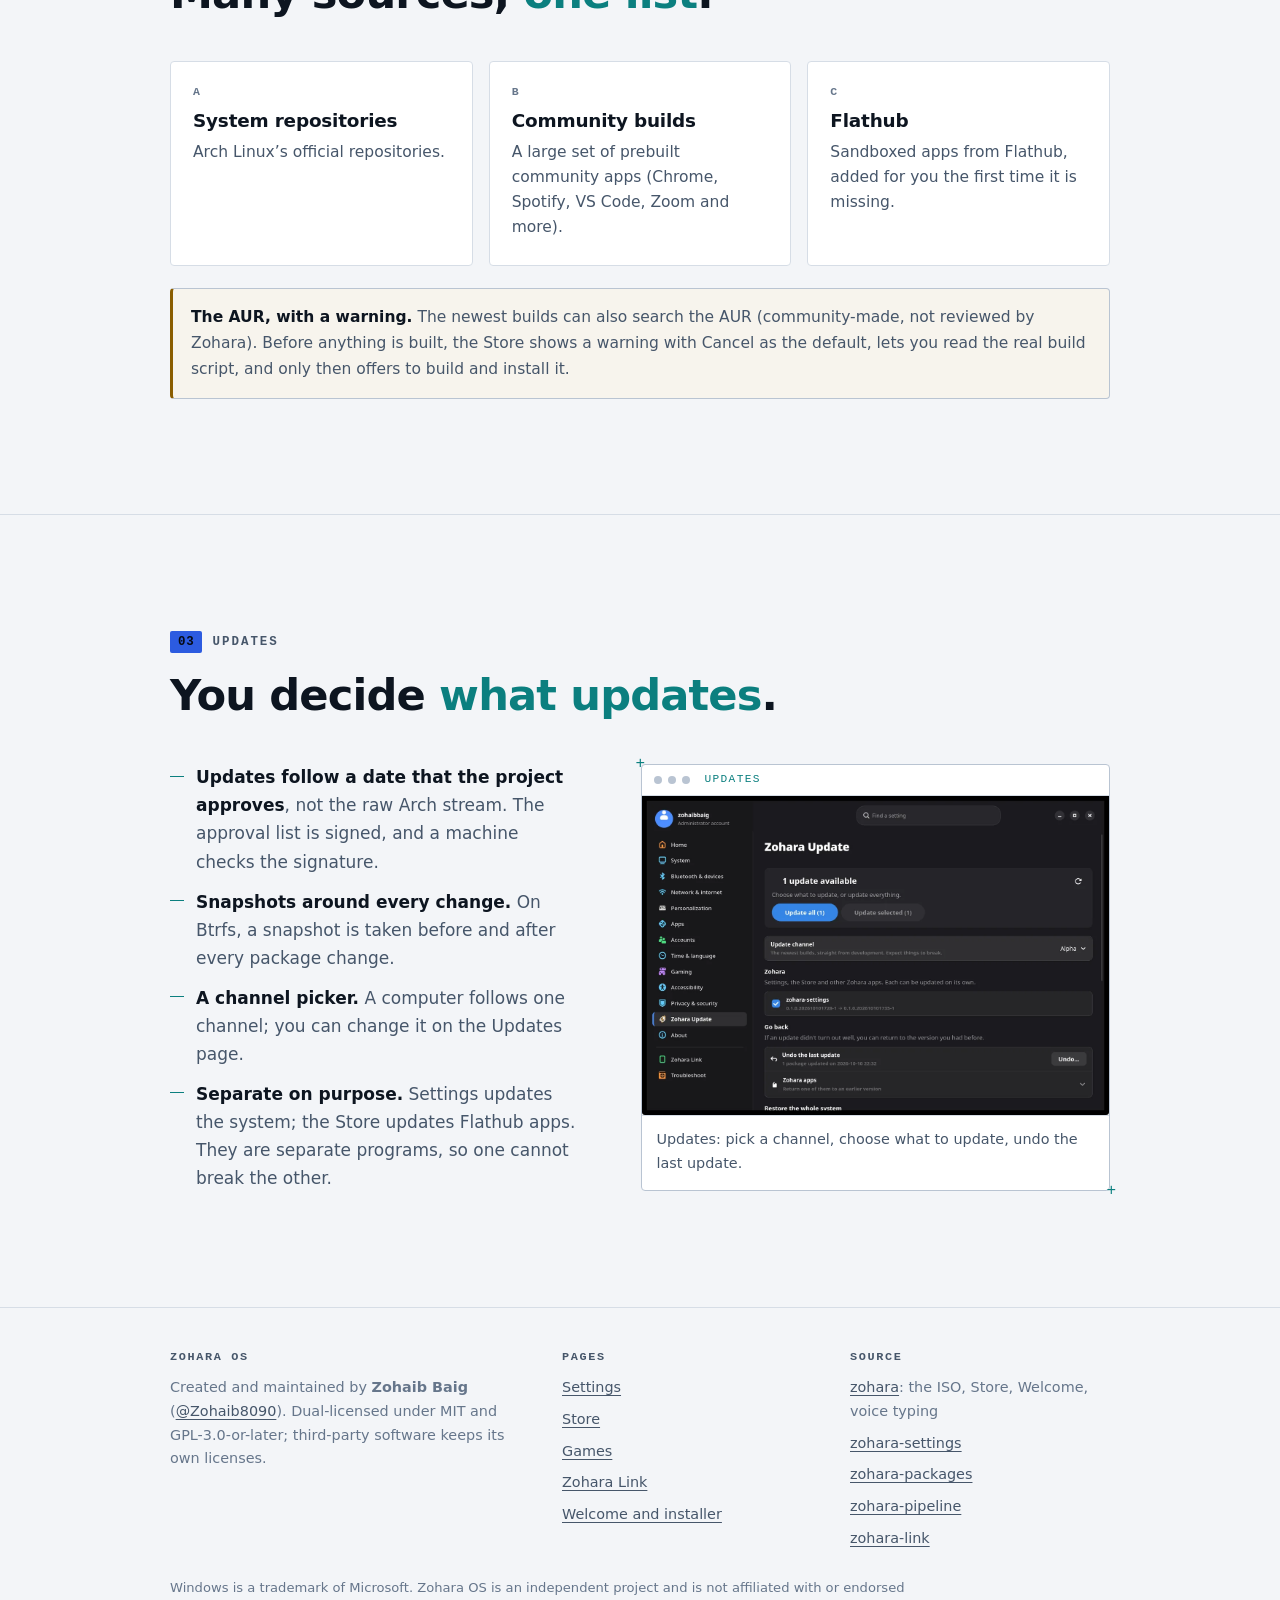
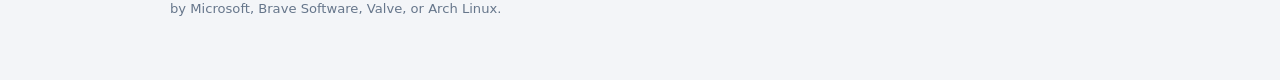
<file: store.html>
<!doctype html>
<html lang="en">
<head>
  <meta charset="utf-8">
  <meta name="viewport" content="width=device-width, initial-scale=1">
  <title>Zohara Store: one place for your apps</title>
  <meta name="description" content="Zohara Store installs apps and handles updates, showing what is changing and offering a way back if an update goes wrong.">
  <meta name="theme-color" content="#080B10">
  <meta name="color-scheme" content="dark light">
  <meta property="og:title" content="Zohara Store: one place for your apps">
  <meta property="og:description" content="Zohara Store installs apps and handles updates, showing what is changing and offering a way back if an update goes wrong.">
  <meta name="robots" content="index, follow, max-image-preview:large">
  <meta property="og:type" content="website">
  <meta property="og:site_name" content="Zohara OS">
  <meta property="og:locale" content="en_US">
  <link rel="canonical" href="https://zohara-website.onrender.com/store.html">
  <meta property="og:url" content="https://zohara-website.onrender.com/store.html">
  <meta property="og:image" content="https://zohara-website.onrender.com/assets/img/store.webp">
  <meta property="og:image:width" content="1200">
  <meta property="og:image:height" content="630">
  <meta property="og:image:alt" content="Zohara OS: a Linux that feels like home, with its desktop, taskbar and Start menu">
  <meta name="twitter:card" content="summary_large_image">
  <meta name="twitter:title" content="Zohara Store: one place for your apps">
  <meta name="twitter:description" content="Zohara Store installs apps and handles updates, showing what is changing and offering a way back if an update goes wrong.">
  <meta name="twitter:image" content="https://zohara-website.onrender.com/assets/img/store.webp">
  <link rel="icon" href="assets/logo.svg" type="image/svg+xml">
  <link rel="icon" href="assets/icons/favicon-32.png" type="image/png" sizes="32x32">
  <link rel="icon" href="favicon.ico" sizes="48x48">
  <link rel="apple-touch-icon" href="assets/icons/apple-touch-icon.png">
  <link rel="manifest" href="assets/site.webmanifest">
  <link rel="stylesheet" href="style.css?v=20261112a">
</head>
<body id="top">
  <a class="skip" href="#main">Skip to content</a>
  <header class="site-header">
    <div class="wrap bar">
      <a class="brand" href="./" aria-label="Zohara OS, home"><img src="assets/logo.svg" alt="" width="30" height="30">Zohara OS</a>
      <button class="icon-btn menu-btn" id="menu" aria-label="Menu" aria-expanded="false" aria-controls="nav">&#9776;</button>
      <nav class="nav" id="nav" aria-label="Main">
        <a href="index.html">Home</a>
        <a href="settings.html">Settings</a>
        <a href="store.html" aria-current="page">Store</a>
        <a href="games.html">Games</a>
        <a href="link.html">Link</a>
        <a href="welcome.html">Welcome</a>
        <a href="./#download" class="dl">Download</a>
        <button class="icon-btn" id="theme" aria-label="Switch between dark and light" title="Dark / light">&#9681;</button>
      </nav>
    </div>
  </header>
  <div class="crumb"><div class="wrap"><span>03</span><span>/</span><b>Store</b></div></div>
  <main id="main">
  <section class="hero" id="overview" data-rail="Overview"><div class="wrap">
      <span class="hud rv"><i>01</i>Zohara Store</span>
      <h1 class="rv">Find and install apps in <em>one place</em>.</h1>
      <p class="lead rv">Zohara Store installs apps and handles updates. It shows what is changing, lets you choose what to update, and offers a way back if an update goes wrong.</p>
      <figure class="frame rv">
          <div class="bar2"><span></span><span></span><span></span><em>store</em></div>
          <a href="assets/img/store.webp"><img src="assets/img/store.webp" alt="Zohara Store" width="1280" height="890" loading="lazy"></a>
          <figcaption>The Store.</figcaption>
        </figure>
    </div></section>
  <section id="sources" data-rail="Sources">
    <div class="wrap">
      <div class="head rv">
        <span class="hud"><i>02</i>Where apps come from</span>
        <h2>Many sources, <em>one list</em>.</h2>
      </div>
<div class="grid g3"><div class="card rv"><span class="n">A</span><h3>System repositories</h3><p>Arch Linux&rsquo;s official repositories.</p></div><div class="card rv"><span class="n">B</span><h3>Community builds</h3><p>A large set of prebuilt community apps (Chrome, Spotify, VS Code, Zoom and more).</p></div><div class="card rv"><span class="n">C</span><h3>Flathub</h3><p>Sandboxed apps from Flathub, added for you the first time it is missing.</p></div></div><p class="note rv" style="margin-top:22px"><b>The AUR, with a warning.</b> The newest builds can also search the AUR (community-made, not reviewed by Zohara). Before anything is built, the Store shows a warning with Cancel as the default, lets you read the real build script, and only then offers to build and install it.</p>
    </div>
  </section>
  <section id="updates" data-rail="Updates">
    <div class="wrap">
      <div class="head rv">
        <span class="hud"><i>03</i>Updates</span>
        <h2>You decide <em>what updates</em>.</h2>
      </div>
<div class="split"><ul class="ticks rv"><li><b>Updates follow a date that the project approves</b>, not the raw Arch stream. The approval list is signed, and a machine checks the signature.</li><li><b>Snapshots around every change.</b> On Btrfs, a snapshot is taken before and after every package change.</li><li><b>A channel picker.</b> A computer follows one channel; you can change it on the Updates page.</li><li><b>Separate on purpose.</b> Settings updates the system; the Store updates Flathub apps. They are separate programs, so one cannot break the other.</li></ul><figure class="frame rv">
          <div class="bar2"><span></span><span></span><span></span><em>updates</em></div>
          <a href="assets/img/settings-update.webp"><img src="assets/img/settings-update.webp" alt="Zohara Update page" width="1280" height="877" loading="lazy"></a>
          <figcaption>Updates: pick a channel, choose what to update, undo the last update.</figcaption>
        </figure></div>
    </div>
  </section>
  </main>
  <footer class="site-footer">
    <div class="wrap">
      <div class="cols">
        <div>
          <p class="fh" role="heading" aria-level="2">Zohara OS</p>
          <p>Created and maintained by <strong>Zohaib Baig</strong> (<a href="https://github.com/Zohaib8090">@Zohaib8090</a>). Dual-licensed under MIT and GPL-3.0-or-later; third-party software keeps its own licenses.</p>
        </div>
        <div>
          <p class="fh" role="heading" aria-level="2">Pages</p>
          <ul>
            <li><a href="settings.html">Settings</a></li>
            <li><a href="store.html">Store</a></li>
            <li><a href="games.html">Games</a></li>
            <li><a href="link.html">Zohara Link</a></li>
            <li><a href="welcome.html">Welcome and installer</a></li>
          </ul>
        </div>
        <div>
          <p class="fh" role="heading" aria-level="2">Source</p>
          <ul>
            <li><a href="https://github.com/Zohaib8090/zohara">zohara</a>: the ISO, Store, Welcome, voice typing</li>
            <li><a href="https://github.com/Zohaib8090/zohara-settings">zohara-settings</a></li>
            <li><a href="https://github.com/Zohaib8090/zohara-packages">zohara-packages</a></li>
            <li><a href="https://github.com/Zohaib8090/zohara-pipeline">zohara-pipeline</a></li>
            <li><a href="https://github.com/Zohaib8090/zohara-link">zohara-link</a></li>
          </ul>
        </div>
      </div>
      <p class="legal">Windows is a trademark of Microsoft. Zohara OS is an independent project and is not affiliated with or endorsed by Microsoft, Brave Software, Valve, or Arch Linux.</p>
    </div>
  </footer>
  <script src="site.js?v=20261112a"></script>
</body>
</html>
</file>
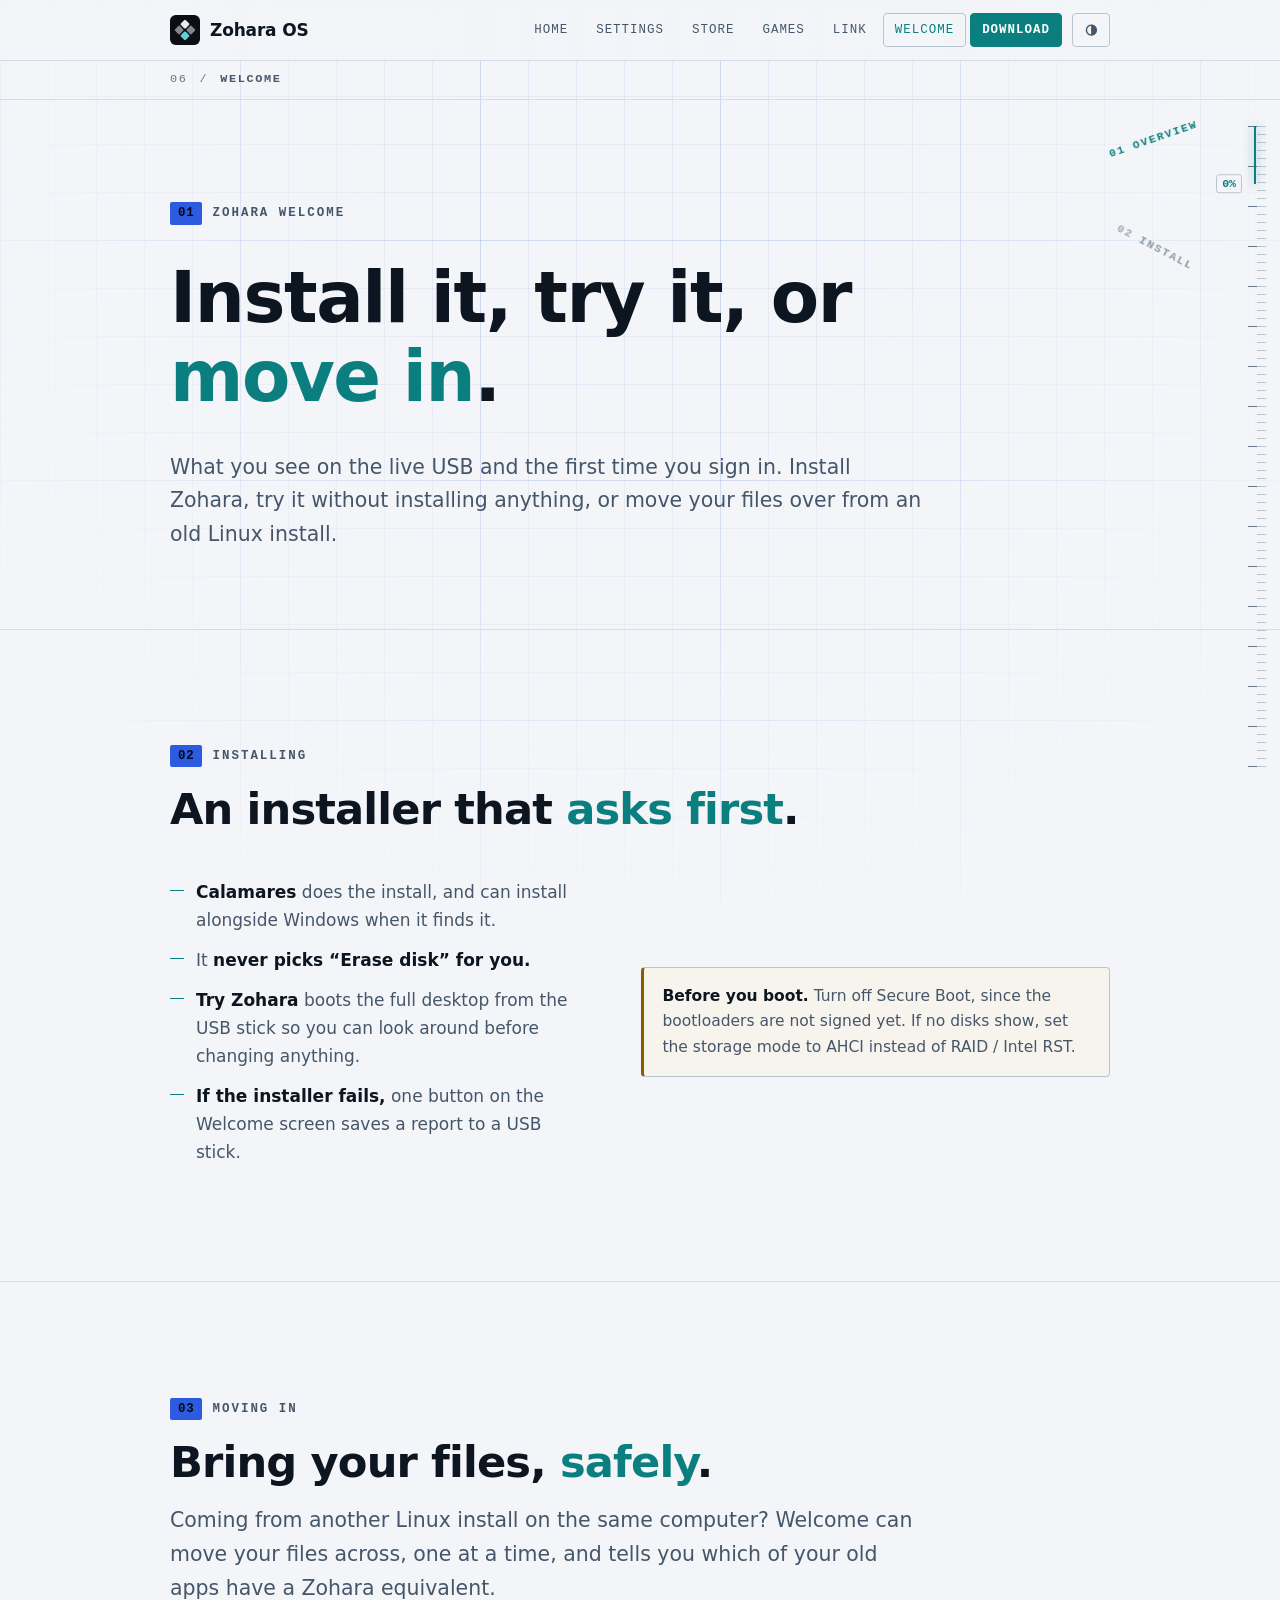
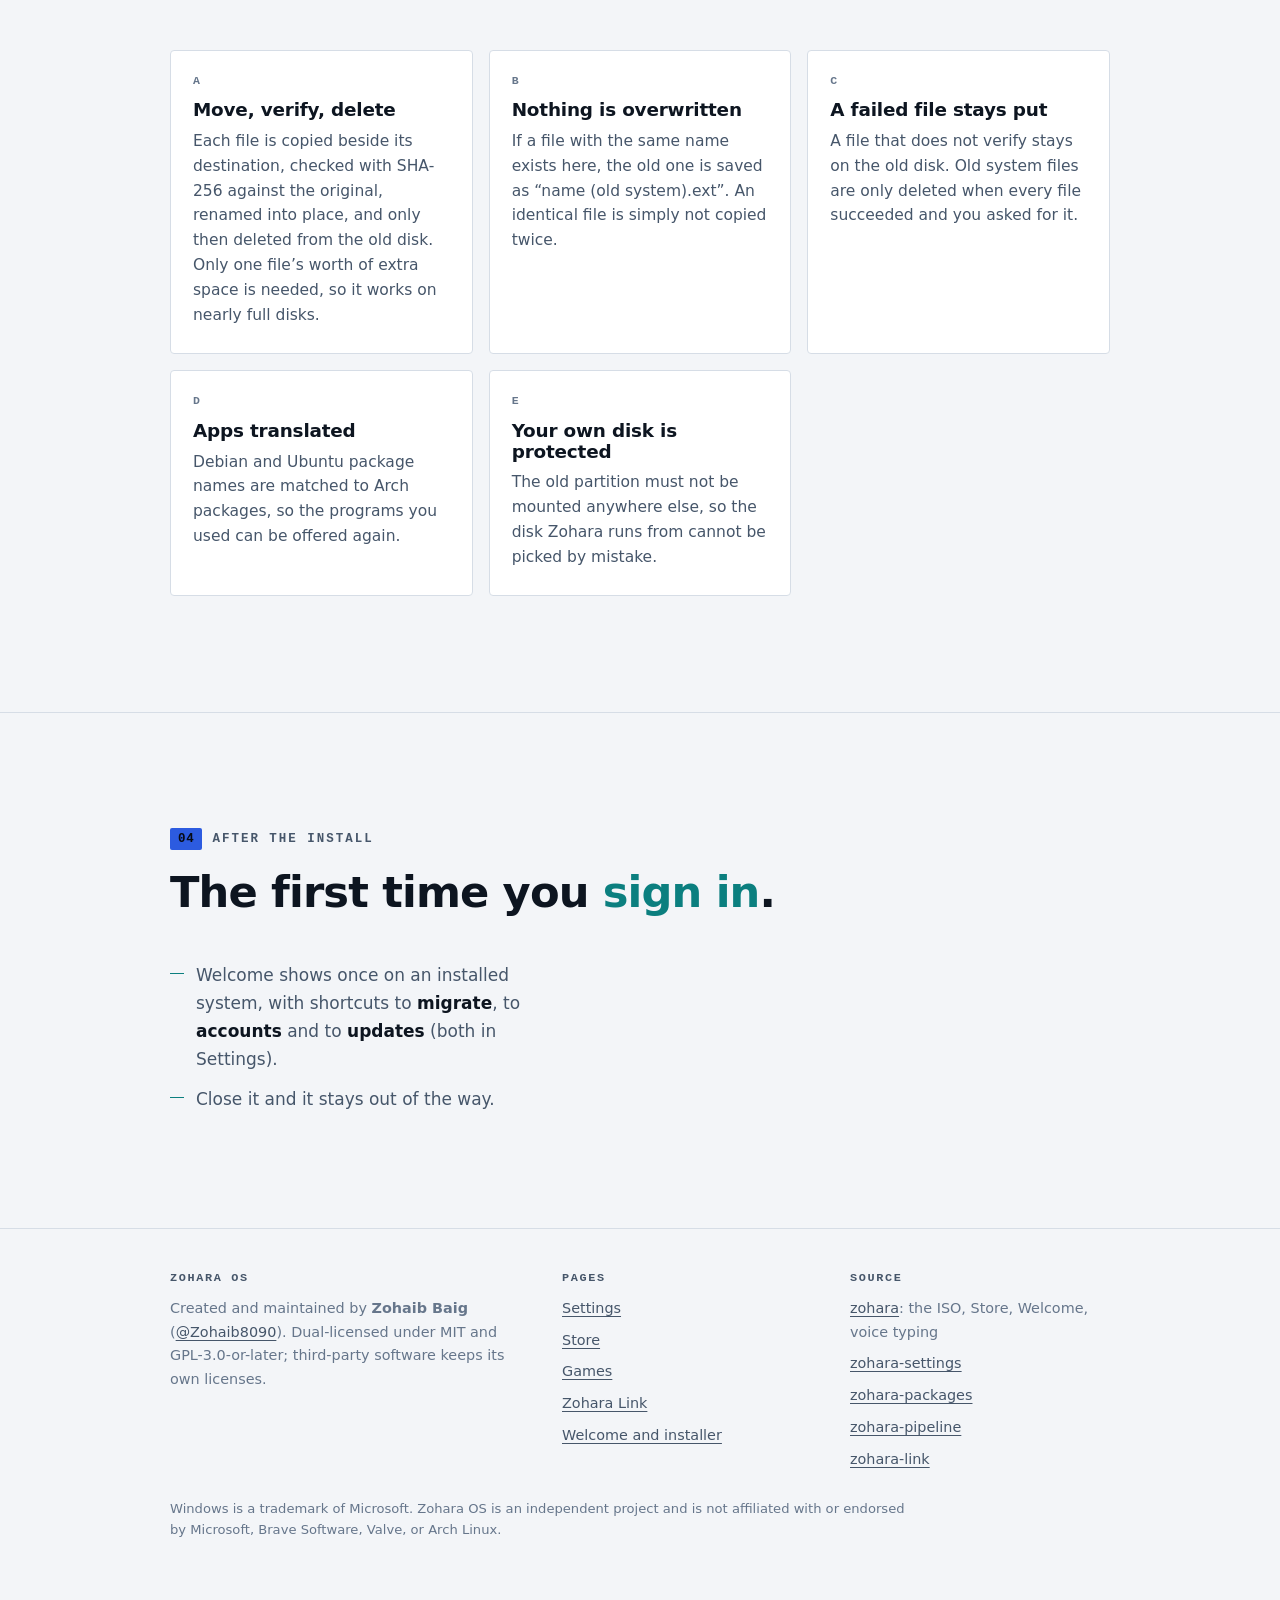
<file: welcome.html>
<!doctype html>
<html lang="en">
<head>
  <meta charset="utf-8">
  <meta name="viewport" content="width=device-width, initial-scale=1">
  <title>Zohara Welcome and installer</title>
  <meta name="description" content="The Zohara Welcome app and installer: install, try, or move your files from an old Linux install, with checks at every step.">
  <meta name="theme-color" content="#080B10">
  <meta name="color-scheme" content="dark light">
  <meta property="og:title" content="Zohara Welcome and installer">
  <meta property="og:description" content="The Zohara Welcome app and installer: install, try, or move your files from an old Linux install, with checks at every step.">
  <meta name="robots" content="index, follow, max-image-preview:large">
  <meta property="og:type" content="website">
  <meta property="og:site_name" content="Zohara OS">
  <meta property="og:locale" content="en_US">
  <link rel="canonical" href="https://zohara-website.onrender.com/welcome.html">
  <meta property="og:url" content="https://zohara-website.onrender.com/welcome.html">
  <meta property="og:image" content="https://zohara-website.onrender.com/assets/og-image.jpg">
  <meta property="og:image:width" content="1200">
  <meta property="og:image:height" content="630">
  <meta property="og:image:alt" content="Zohara OS: a Linux that feels like home, with its desktop, taskbar and Start menu">
  <meta name="twitter:card" content="summary_large_image">
  <meta name="twitter:title" content="Zohara Welcome and installer">
  <meta name="twitter:description" content="The Zohara Welcome app and installer: install, try, or move your files from an old Linux install, with checks at every step.">
  <meta name="twitter:image" content="https://zohara-website.onrender.com/assets/og-image.jpg">
  <link rel="icon" href="assets/logo.svg" type="image/svg+xml">
  <link rel="icon" href="assets/icons/favicon-32.png" type="image/png" sizes="32x32">
  <link rel="icon" href="favicon.ico" sizes="48x48">
  <link rel="apple-touch-icon" href="assets/icons/apple-touch-icon.png">
  <link rel="manifest" href="assets/site.webmanifest">
  <link rel="stylesheet" href="style.css?v=20261112a">
</head>
<body id="top">
  <a class="skip" href="#main">Skip to content</a>
  <header class="site-header">
    <div class="wrap bar">
      <a class="brand" href="./" aria-label="Zohara OS, home"><img src="assets/logo.svg" alt="" width="30" height="30">Zohara OS</a>
      <button class="icon-btn menu-btn" id="menu" aria-label="Menu" aria-expanded="false" aria-controls="nav">&#9776;</button>
      <nav class="nav" id="nav" aria-label="Main">
        <a href="index.html">Home</a>
        <a href="settings.html">Settings</a>
        <a href="store.html">Store</a>
        <a href="games.html">Games</a>
        <a href="link.html">Link</a>
        <a href="welcome.html" aria-current="page">Welcome</a>
        <a href="./#download" class="dl">Download</a>
        <button class="icon-btn" id="theme" aria-label="Switch between dark and light" title="Dark / light">&#9681;</button>
      </nav>
    </div>
  </header>
  <div class="crumb"><div class="wrap"><span>06</span><span>/</span><b>Welcome</b></div></div>
  <main id="main">
  <section class="hero" id="overview" data-rail="Overview"><div class="wrap">
      <span class="hud rv"><i>01</i>Zohara Welcome</span>
      <h1 class="rv">Install it, try it, or <em>move in</em>.</h1>
      <p class="lead rv">What you see on the live USB and the first time you sign in. Install Zohara, try it without installing anything, or move your files over from an old Linux install.</p>
    </div></section>
  <section id="install" data-rail="Install">
    <div class="wrap">
      <div class="head rv">
        <span class="hud"><i>02</i>Installing</span>
        <h2>An installer that <em>asks first</em>.</h2>
      </div>
<div class="split"><ul class="ticks rv"><li><b>Calamares</b> does the install, and can install alongside Windows when it finds it.</li><li>It <b>never picks &ldquo;Erase disk&rdquo; for you.</b></li><li><b>Try Zohara</b> boots the full desktop from the USB stick so you can look around before changing anything.</li><li><b>If the installer fails,</b> one button on the Welcome screen saves a report to a USB stick.</li></ul><div class="note rv"><b>Before you boot.</b> Turn off Secure Boot, since the bootloaders are not signed yet. If no disks show, set the storage mode to AHCI instead of RAID / Intel RST.</div></div>
    </div>
  </section>
  <section id="move" data-rail="Move in">
    <div class="wrap">
      <div class="head rv">
        <span class="hud"><i>03</i>Moving in</span>
        <h2>Bring your files, <em>safely</em>.</h2>
        <p class="lead">Coming from another Linux install on the same computer? Welcome can move your files across, one at a time, and tells you which of your old apps have a Zohara equivalent.</p>
      </div>
<div class="grid g3"><div class="card rv"><span class="n">A</span><h3>Move, verify, delete</h3><p>Each file is copied beside its destination, checked with SHA-256 against the original, renamed into place, and only then deleted from the old disk. Only one file&rsquo;s worth of extra space is needed, so it works on nearly full disks.</p></div><div class="card rv"><span class="n">B</span><h3>Nothing is overwritten</h3><p>If a file with the same name exists here, the old one is saved as &ldquo;name (old system).ext&rdquo;. An identical file is simply not copied twice.</p></div><div class="card rv"><span class="n">C</span><h3>A failed file stays put</h3><p>A file that does not verify stays on the old disk. Old system files are only deleted when every file succeeded and you asked for it.</p></div><div class="card rv"><span class="n">D</span><h3>Apps translated</h3><p>Debian and Ubuntu package names are matched to Arch packages, so the programs you used can be offered again.</p></div><div class="card rv"><span class="n">E</span><h3>Your own disk is protected</h3><p>The old partition must not be mounted anywhere else, so the disk Zohara runs from cannot be picked by mistake.</p></div></div>
    </div>
  </section>
  <section id="first" data-rail="First sign-in">
    <div class="wrap">
      <div class="head rv">
        <span class="hud"><i>04</i>After the install</span>
        <h2>The first time you <em>sign in</em>.</h2>
      </div>
<div class="split"><ul class="ticks rv"><li>Welcome shows once on an installed system, with shortcuts to <b>migrate</b>, to <b>accounts</b> and to <b>updates</b> (both in Settings).</li><li>Close it and it stays out of the way.</li></ul><div></div></div>
    </div>
  </section>
  </main>
  <footer class="site-footer">
    <div class="wrap">
      <div class="cols">
        <div>
          <p class="fh" role="heading" aria-level="2">Zohara OS</p>
          <p>Created and maintained by <strong>Zohaib Baig</strong> (<a href="https://github.com/Zohaib8090">@Zohaib8090</a>). Dual-licensed under MIT and GPL-3.0-or-later; third-party software keeps its own licenses.</p>
        </div>
        <div>
          <p class="fh" role="heading" aria-level="2">Pages</p>
          <ul>
            <li><a href="settings.html">Settings</a></li>
            <li><a href="store.html">Store</a></li>
            <li><a href="games.html">Games</a></li>
            <li><a href="link.html">Zohara Link</a></li>
            <li><a href="welcome.html">Welcome and installer</a></li>
          </ul>
        </div>
        <div>
          <p class="fh" role="heading" aria-level="2">Source</p>
          <ul>
            <li><a href="https://github.com/Zohaib8090/zohara">zohara</a>: the ISO, Store, Welcome, voice typing</li>
            <li><a href="https://github.com/Zohaib8090/zohara-settings">zohara-settings</a></li>
            <li><a href="https://github.com/Zohaib8090/zohara-packages">zohara-packages</a></li>
            <li><a href="https://github.com/Zohaib8090/zohara-pipeline">zohara-pipeline</a></li>
            <li><a href="https://github.com/Zohaib8090/zohara-link">zohara-link</a></li>
          </ul>
        </div>
      </div>
      <p class="legal">Windows is a trademark of Microsoft. Zohara OS is an independent project and is not affiliated with or endorsed by Microsoft, Brave Software, Valve, or Arch Linux.</p>
    </div>
  </footer>
  <script src="site.js?v=20261112a"></script>
</body>
</html>
</file>
<file: style.css>
/* Zohara OS website. Plain CSS, no build step, no external fonts, no trackers.
   Look: a dark "blueprint": grid lines, mono labels, one teal accent from the logo (#5FD4D4), a rail along the right edge. */

:root {
  --bg: #080b10;
  --bg2: #0c1118;
  --panel: #0f151d;
  --line: #1c2634;
  --line2: #2a384b;
  --text: #e8ecf1;
  --muted: #98a5b7;
  --faint: #66748a;
  --accent: #5fd4d4;
  --accent-ink: #062b2d;
  --blue: #6f97ff;
  --warn: #f2c14e;
  --grid: rgba(111, 151, 255, 0.055);
  --grid-strong: rgba(111, 151, 255, 0.1);
  --mono: ui-monospace, "SFMono-Regular", "JetBrains Mono", "Cascadia Mono", Menlo, Consolas, "Liberation Mono", monospace;
  --sans: system-ui, -apple-system, "Segoe UI", Roboto, "Noto Sans", Ubuntu, Cantarell, Arial, sans-serif;
  --wrap: 1120px;
  color-scheme: dark;
}
:root[data-theme="light"] {
  --bg: #f3f5f8; --bg2: #eaeef3; --panel: #ffffff; --line: #d6dde6; --line2: #b9c4d2;
  --text: #0d1520; --muted: #46566a; --faint: #66768b; --accent: #0b7f7f; --accent-ink: #ffffff;
  --blue: #2c5be0; --warn: #8a5d00; --grid: rgba(44, 91, 224, 0.07); --grid-strong: rgba(44, 91, 224, 0.12);
  color-scheme: light;
}
@media (prefers-color-scheme: light) {
  :root:not([data-theme="dark"]) {
    --bg: #f3f5f8; --bg2: #eaeef3; --panel: #ffffff; --line: #d6dde6; --line2: #b9c4d2;
    --text: #0d1520; --muted: #46566a; --faint: #66768b; --accent: #0b7f7f; --accent-ink: #ffffff;
    --blue: #2c5be0; --warn: #8a5d00; --grid: rgba(44, 91, 224, 0.07); --grid-strong: rgba(44, 91, 224, 0.12);
    color-scheme: light;
  }
}

*, *::before, *::after { box-sizing: border-box; }
html { scroll-behavior: smooth; scroll-padding-top: 84px; }
body {
  margin: 0; background: var(--bg); color: var(--text);
  font: 400 1.0625rem/1.65 var(--sans); -webkit-font-smoothing: antialiased; text-rendering: optimizeLegibility;
}
/* the blueprint grid, drawn once and fixed behind everything */
body::before {
  content: ""; position: fixed; inset: 0; z-index: -1; pointer-events: none;
  background:
    linear-gradient(var(--grid-strong) 1px, transparent 1px) 0 0 / 240px 240px,
    linear-gradient(90deg, var(--grid-strong) 1px, transparent 1px) 0 0 / 240px 240px,
    linear-gradient(var(--grid) 1px, transparent 1px) 0 0 / 48px 48px,
    linear-gradient(90deg, var(--grid) 1px, transparent 1px) 0 0 / 48px 48px;
  -webkit-mask-image: radial-gradient(ellipse at 50% 20%, #000 20%, transparent 85%);
  mask-image: radial-gradient(ellipse at 50% 20%, #000 20%, transparent 85%);
}
img { max-width: 100%; height: auto; display: block; }
a { color: var(--accent); text-decoration-thickness: 1px; text-underline-offset: 3px; }
a:hover { text-decoration-thickness: 2px; }
:focus-visible { outline: 2px solid var(--accent); outline-offset: 3px; border-radius: 4px; }
h1, h2, h3 { line-height: 1.12; margin: 0; letter-spacing: -0.02em; }
h1 { font-size: clamp(2.5rem, 6vw, 4.4rem); font-weight: 800; }
h2 { font-size: clamp(1.8rem, 3.6vw, 2.7rem); font-weight: 750; }
h3 { font-size: 1.15rem; font-weight: 700; letter-spacing: -0.01em; }
p { margin: 0; }
em { font-style: normal; color: var(--accent); }
code, kbd { font-family: var(--mono); font-size: 0.88em; }
kbd { border: 1px solid var(--line2); border-bottom-width: 2px; border-radius: 5px; padding: 1px 6px; background: var(--panel); }
.wrap { width: min(var(--wrap), 100% - 40px); margin-inline: auto; }
.skip { position: absolute; left: -999px; top: 8px; background: var(--accent); color: var(--accent-ink); padding: 8px 14px; z-index: 100; border-radius: 6px; }
.skip:focus { left: 8px; }

/* ── header ─────────────────────────────────────── */
.site-header { position: sticky; top: 0; z-index: 50; background: color-mix(in srgb, var(--bg) 86%, transparent); backdrop-filter: blur(10px); border-bottom: 1px solid var(--line); }
.bar { display: flex; align-items: center; gap: 18px; height: 60px; }
.brand { display: flex; align-items: center; gap: 10px; color: var(--text); text-decoration: none; font-weight: 700; letter-spacing: -0.01em; }
.brand img { width: 30px; height: 30px; }
.nav { display: flex; gap: 4px; margin-left: auto; align-items: center; }
.nav a { font: 500 0.78rem/1 var(--mono); letter-spacing: 0.08em; text-transform: uppercase; color: var(--muted); text-decoration: none; padding: 10px 11px; border: 1px solid transparent; border-radius: 4px; }
.nav a:hover { color: var(--text); border-color: var(--line2); }
.nav a[aria-current="page"] { color: var(--accent); border-color: var(--line2); }
.nav .dl { background: var(--accent); color: var(--accent-ink); border-color: var(--accent); font-weight: 700; }
.nav .dl:hover { filter: brightness(1.1); color: var(--accent-ink); }
.icon-btn { margin-left: 6px; background: transparent; border: 1px solid var(--line2); color: var(--muted); border-radius: 4px; width: 38px; height: 34px; cursor: pointer; font: 700 0.9rem var(--mono); }
.icon-btn:hover { color: var(--text); }
.menu-btn { display: none; }
.crumb { border-bottom: 1px solid var(--line); }
.crumb .wrap { display: flex; gap: 12px; align-items: center; height: 38px; font: 500 0.74rem/1 var(--mono); letter-spacing: 0.14em; text-transform: uppercase; color: var(--faint); }
.crumb b { color: var(--muted); font-weight: 600; }

/* ── building blocks ────────────────────────────── */
section { position: relative; padding: clamp(64px, 9vw, 120px) 0; }
section + section { border-top: 1px solid var(--line); }
.hud { display: inline-flex; align-items: center; gap: 10px; font: 600 0.78rem/1 var(--mono); letter-spacing: 0.16em; text-transform: uppercase; color: var(--muted); }
.hud i { font-style: normal; background: var(--blue); color: #060a14; padding: 5px 8px; border-radius: 2px; letter-spacing: 0.06em; }
:root[data-theme="light"] .hud i { color: #fff; }
.lead { font-size: clamp(1.1rem, 1.6vw, 1.3rem); color: var(--muted); max-width: 62ch; }
.head { display: grid; gap: 18px; margin-bottom: 44px; max-width: 760px; }
.tag { display: inline-block; font: 600 0.7rem/1 var(--mono); letter-spacing: 0.12em; text-transform: uppercase; padding: 5px 8px; border: 1px solid var(--line2); border-radius: 3px; color: var(--muted); vertical-align: middle; }
.tag.test { color: var(--warn); border-color: color-mix(in srgb, var(--warn) 55%, transparent); }
.tag.new { color: var(--accent); border-color: color-mix(in srgb, var(--accent) 55%, transparent); }
.btn { display: inline-flex; align-items: center; gap: 8px; background: var(--accent); color: var(--accent-ink); font: 700 0.95rem/1 var(--sans); text-decoration: none; padding: 15px 24px; border-radius: 4px; border: 1px solid var(--accent); }
.btn:hover { filter: brightness(1.1); text-decoration: none; }
.btn.ghost { background: transparent; color: var(--text); border-color: var(--line2); }
.btn.ghost:hover { border-color: var(--accent); color: var(--accent); filter: none; }
.cta { display: flex; flex-wrap: wrap; gap: 12px; margin-top: 6px; }
.grid { display: grid; gap: 16px; }
.g2 { grid-template-columns: repeat(2, 1fr); }
.g3 { grid-template-columns: repeat(3, 1fr); }
.card { position: relative; background: var(--panel); border: 1px solid var(--line); border-radius: 4px; padding: 24px 22px 26px; }
.card h3 { margin-bottom: 8px; }
.card p { color: var(--muted); font-size: 0.97rem; line-height: 1.6; }
.card .n { font: 600 0.72rem/1 var(--mono); letter-spacing: 0.14em; color: var(--faint); display: block; margin-bottom: 14px; }
.card::before, .card::after { content: ""; position: absolute; width: 9px; height: 9px; border: 1px solid var(--accent); opacity: 0; transition: opacity .2s; }
.card::before { left: -1px; top: -1px; border-right: 0; border-bottom: 0; }
.card::after { right: -1px; bottom: -1px; border-left: 0; border-top: 0; }
.card:hover::before, .card:hover::after { opacity: 1; }
a.card { color: inherit; text-decoration: none; }
a.card .more { display: inline-block; margin-top: 14px; font: 600 0.75rem/1 var(--mono); letter-spacing: 0.12em; text-transform: uppercase; color: var(--accent); }

/* a picture in a blueprint frame */
.frame { margin: 0; background: var(--panel); border: 1px solid var(--line2); border-radius: 4px; position: relative; }
.frame::before, .frame::after { content: "+"; position: absolute; font: 400 16px/1 var(--mono); color: var(--accent); }
.frame::before { left: -7px; top: -9px; } .frame::after { right: -7px; bottom: -9px; }
.frame .bar2 { display: flex; align-items: center; gap: 6px; padding: 9px 12px; border-bottom: 1px solid var(--line); font: 500 0.7rem/1 var(--mono); letter-spacing: 0.12em; text-transform: uppercase; color: var(--faint); }
.frame .bar2 span { width: 8px; height: 8px; border-radius: 50%; background: var(--line2); }
.frame .bar2 em { margin-left: 8px; }
.frame img { width: 100%; border-radius: 0 0 3px 3px; }
.frame figcaption { padding: 12px 14px 14px; font-size: 0.9rem; color: var(--muted); border-top: 1px solid var(--line); }
.frame a { display: block; }
.shots { display: grid; grid-template-columns: repeat(3, 1fr); gap: 18px; }
.shots .frame figcaption b { color: var(--text); }

/* lists with mono ticks */
.ticks { list-style: none; padding: 0; margin: 0; display: grid; gap: 12px; }
.ticks li { position: relative; padding-left: 26px; color: var(--muted); }
.ticks li::before { content: ""; position: absolute; left: 0; top: 0.72em; width: 14px; height: 1px; background: var(--accent); }
.ticks li b { color: var(--text); font-weight: 650; }
.split { display: grid; grid-template-columns: 1fr 1.15fr; gap: clamp(28px, 5vw, 64px); align-items: center; }
.split.flip { grid-template-columns: 1.15fr 1fr; }
.split.flip > :first-child { order: 2; }
.note { border: 1px solid var(--line2); border-left: 3px solid var(--warn); background: color-mix(in srgb, var(--warn) 7%, var(--panel)); padding: 16px 18px; border-radius: 4px; color: var(--muted); font-size: 0.97rem; }
.note b { color: var(--text); }
.note.ok { border-left-color: var(--accent); background: color-mix(in srgb, var(--accent) 7%, var(--panel)); }
table { width: 100%; border-collapse: collapse; font-size: 0.97rem; }
th, td { text-align: left; padding: 12px 14px; border-bottom: 1px solid var(--line); }
th { font: 600 0.74rem/1 var(--mono); letter-spacing: 0.12em; text-transform: uppercase; color: var(--faint); width: 30%; }
td { color: var(--muted); }
.mono { font-family: var(--mono); }
.hash { font: 500 0.82rem/1.5 var(--mono); word-break: break-all; color: var(--muted); background: var(--panel); border: 1px solid var(--line); padding: 10px 12px; border-radius: 4px; }
.steps { counter-reset: s; list-style: none; padding: 0; margin: 0; display: grid; gap: 12px; }
.steps li { counter-increment: s; position: relative; padding: 14px 16px 14px 60px; border: 1px solid var(--line); background: var(--panel); border-radius: 4px; color: var(--muted); }
.steps li::before { content: "0" counter(s); position: absolute; left: 16px; top: 14px; font: 700 0.8rem/1.9 var(--mono); color: var(--accent); }

/* ── hero ───────────────────────────────────────── */
.hero { padding: clamp(56px, 8vw, 104px) 0 clamp(48px, 6vw, 80px); }
.hero .wrap { display: grid; gap: 34px; justify-items: start; }
.hero h1 { max-width: 15ch; }
.hero .lead { max-width: 58ch; }
.chips { display: flex; gap: 8px; flex-wrap: wrap; }
.hero .frame { width: 100%; margin-top: 14px; }

/* ── footer ─────────────────────────────────────── */
.site-footer { border-top: 1px solid var(--line); padding: 44px 0 60px; color: var(--faint); font-size: 0.9rem; }
.site-footer .cols { display: grid; grid-template-columns: 1.4fr 1fr 1fr; gap: 28px; margin-bottom: 26px; }
.site-footer .fh { margin: 0 0 12px; font: 600 0.74rem/1 var(--mono); letter-spacing: 0.14em; text-transform: uppercase; color: var(--muted); }
.site-footer ul { list-style: none; margin: 0; padding: 0; display: grid; gap: 8px; }
.site-footer a { color: var(--muted); }
.site-footer .legal { font-size: 0.82rem; max-width: 90ch; }

/* ── the rail on the right edge (wide screens only) ── */
.rail { position: fixed; right: 14px; top: 50%; transform: translateY(-50%); height: min(72vh, 660px); width: 150px; z-index: 30; display: none; }
.rail-ticks { position: absolute; right: 0; top: 0; bottom: 0; width: 18px;
  background:
    repeating-linear-gradient(to bottom, var(--line2) 0 1px, transparent 1px 8px) right / 9px 100% no-repeat,
    repeating-linear-gradient(to bottom, var(--faint) 0 1px, transparent 1px 40px) right / 18px 100% no-repeat; }
.rail-line { position: absolute; right: 10px; top: 0; width: 2px; height: 0; background: var(--accent); box-shadow: 0 0 10px color-mix(in srgb, var(--accent) 60%, transparent); }
.rail-pct { position: absolute; right: 24px; top: 0; transform: translateY(-50%); font: 700 0.72rem/1 var(--mono); color: var(--accent); background: var(--bg); padding: 3px 5px; border: 1px solid var(--line2); border-radius: 3px; font-variant-numeric: tabular-nums; }
.rail-label { position: absolute; right: 64px; transform-origin: right center; font: 600 0.7rem/1 var(--mono); letter-spacing: 0.16em; text-transform: uppercase; color: var(--muted); white-space: nowrap; text-decoration: none; padding: 6px 0; will-change: transform, opacity; transition: color .2s; }
.rail-label:hover { color: var(--text); }
.rail-label.on { color: var(--accent); }
.rail-label b { color: var(--faint); font-weight: 600; margin-right: 8px; }
.rail-label.on b { color: var(--accent); }
/* the rail needs about 170px on the right: below 1240px it is not drawn, above it the page column leaves room for it */
@media (min-width: 1240px) {
  .rail { display: block; }
  .wrap { width: min(var(--wrap), calc(100% - 340px)); }
  .site-header .wrap { width: min(var(--wrap), calc(100% - 340px)); }
}

/* ── appear on scroll (only when JS runs and motion is fine) ── */
.js .rv { opacity: 0; transform: translateY(18px); transition: opacity .6s ease, transform .6s ease; }
.js .rv.in { opacity: 1; transform: none; }
@media (prefers-reduced-motion: reduce) {
  html { scroll-behavior: auto; }
  .js .rv { opacity: 1; transform: none; transition: none; }
  .rail-label { transform: none !important; opacity: 1 !important; }
  .rail-label:not(.on) { opacity: .55 !important; }
}

/* ── small screens ──────────────────────────────── */
@media (max-width: 900px) {
  .g3, .shots { grid-template-columns: 1fr 1fr; }
  .split, .split.flip { grid-template-columns: 1fr; }
  .split.flip > :first-child { order: 0; }
  .site-footer .cols { grid-template-columns: 1fr 1fr; }
}
@media (max-width: 760px) {
  .menu-btn { display: inline-block; margin-left: auto; }
  .nav { position: absolute; left: 0; right: 0; top: 60px; flex-direction: column; align-items: stretch; background: var(--bg); border-bottom: 1px solid var(--line); padding: 10px 20px 16px; display: none; margin-left: 0; }
  .nav.open { display: flex; }
  .nav a { padding: 14px 10px; border-color: var(--line); }
  .g2, .g3, .shots { grid-template-columns: 1fr; }
  .site-footer .cols { grid-template-columns: 1fr; }
  th { width: 38%; }
}
</file>
